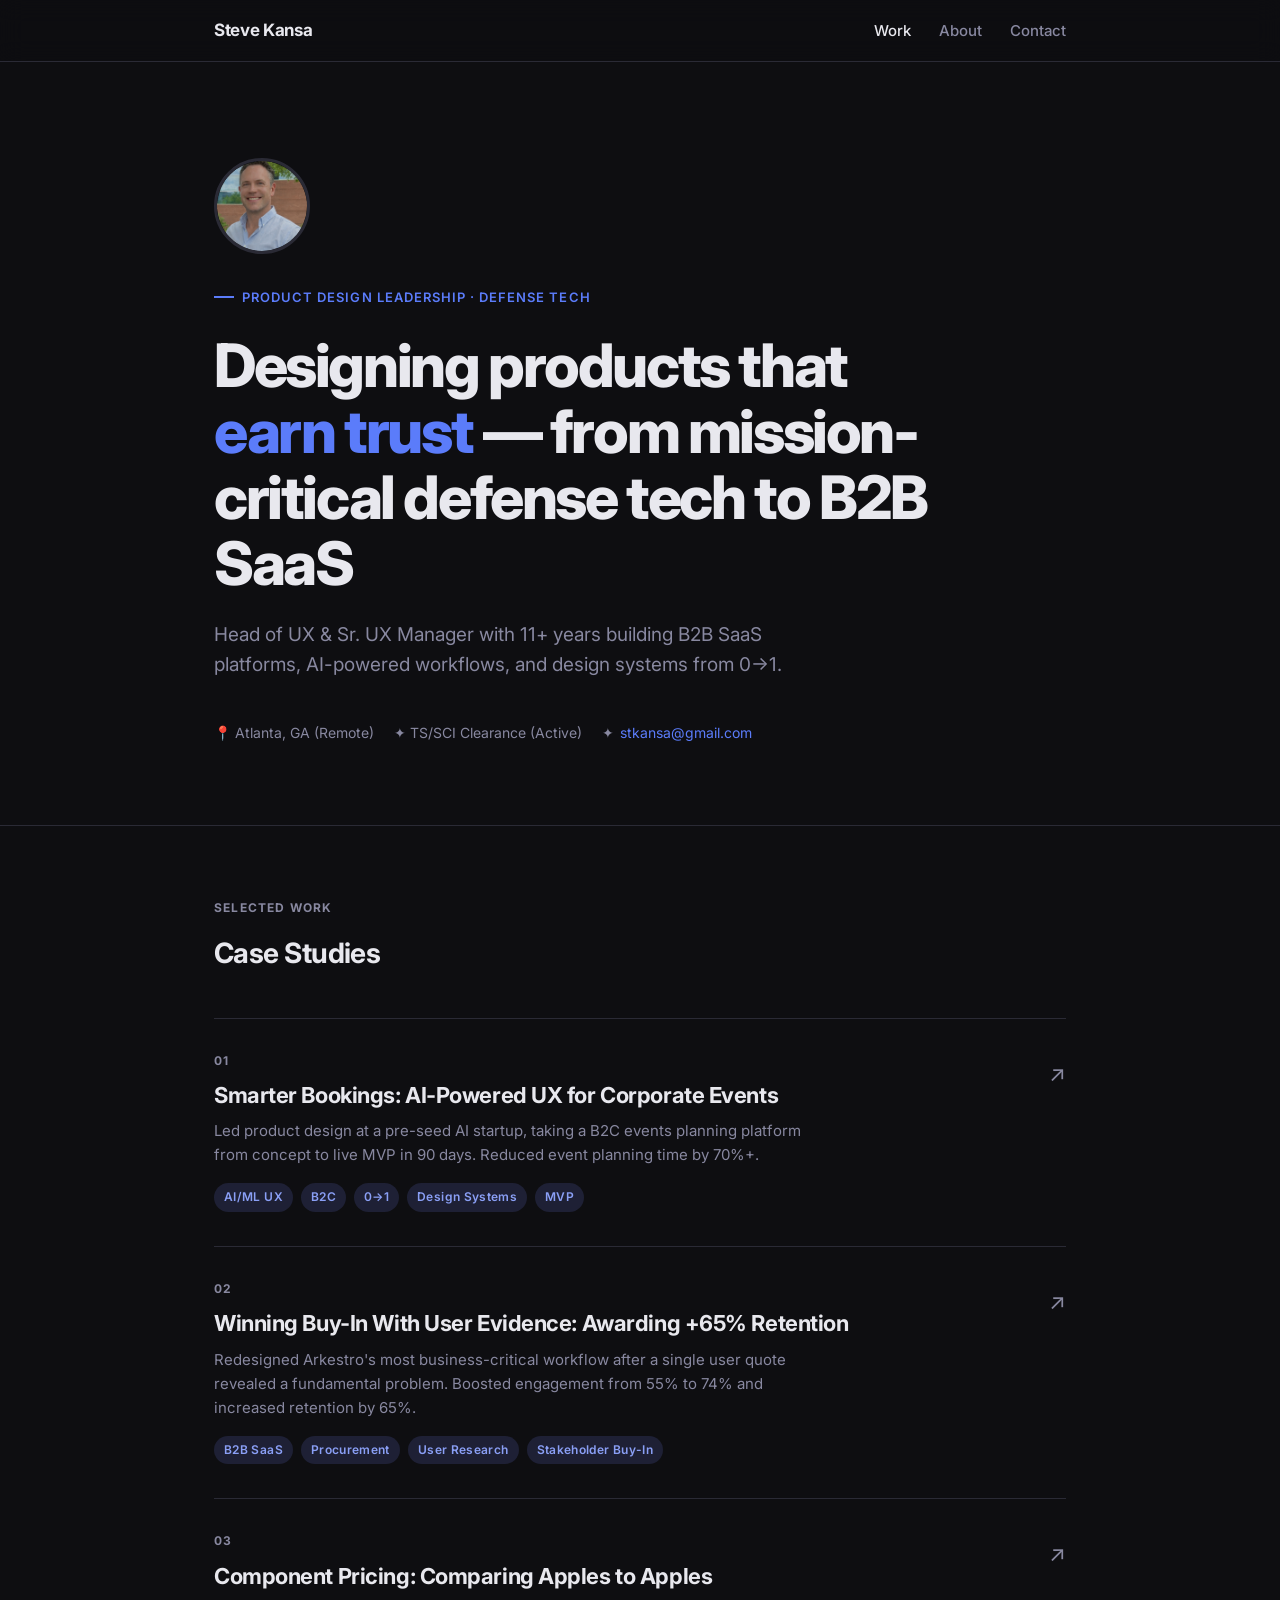
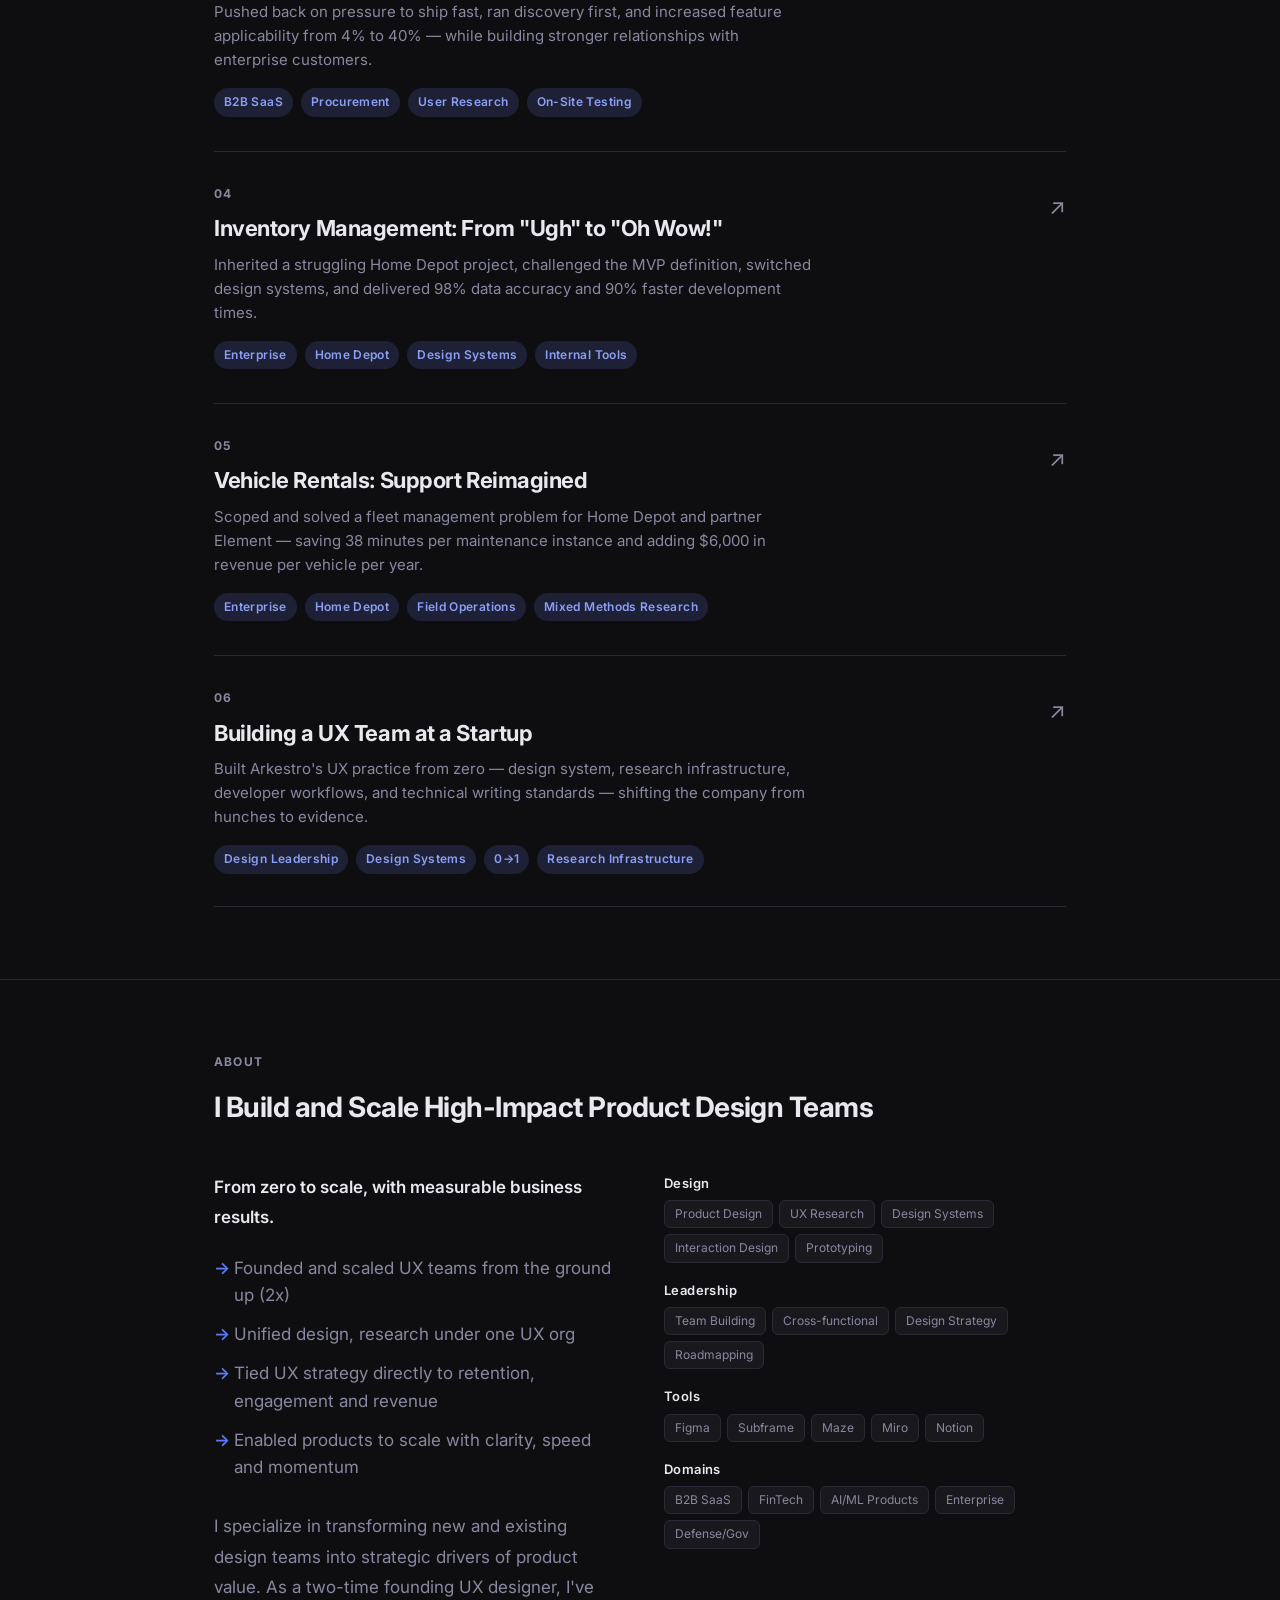
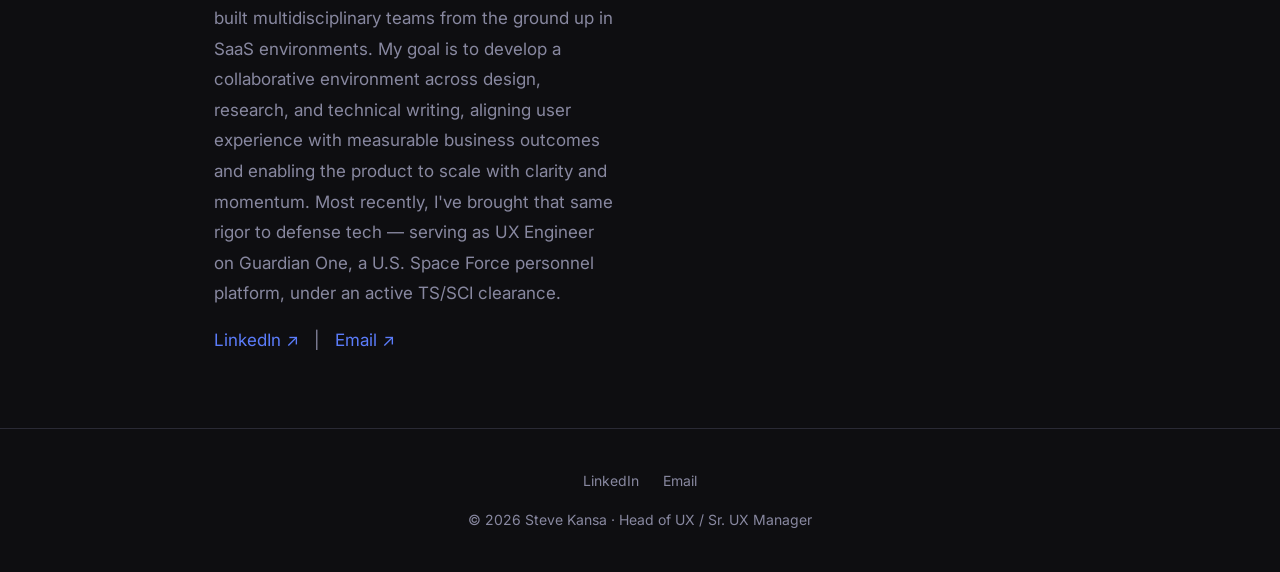
<file: index.html>
<!DOCTYPE html>
<html lang="en">
<head>
  <meta charset="UTF-8" />
  <meta name="viewport" content="width=device-width, initial-scale=1.0" />
  <title>Steve Kansa — Head of UX / Sr. UX Manager</title>
  <meta name="description" content="Steve Kansa is a product design leader with 11+ years building B2B SaaS products, AI-powered experiences, and design systems." />
  <link rel="preconnect" href="https://fonts.googleapis.com" />
  <link rel="preconnect" href="https://fonts.gstatic.com" crossorigin />
  <link href="https://fonts.googleapis.com/css2?family=Inter:wght@400;500;600;700;800&display=swap" rel="stylesheet" />
  <link rel="stylesheet" href="css/style.css" />
</head>
<body>

  <nav>
    <div class="nav-inner">
      <a href="/" class="nav-logo">Steve Kansa</a>
      <div class="nav-links">
        <a href="/#work" class="active">Work</a>
        <a href="/#about">About</a>
        <a href="mailto:stkansa@gmail.com">Contact</a>
      </div>
    </div>
  </nav>

  <!-- Hero -->
  <section class="hero">
    <div class="container">
      <img class="hero-avatar" src="images/avatar.png" alt="Steve Kansa" />
      <div class="hero-eyebrow">Product Design Leadership · Defense Tech</div>
      <h1>Designing products that <em>earn trust</em> — from mission-critical defense tech to B2B SaaS</h1>
      <p class="hero-sub">Head of UX &amp; Sr. UX Manager with 11+ years building B2B SaaS platforms, AI-powered workflows, and design systems from 0→1.</p>
      <div class="hero-meta">
        <span>📍 Atlanta, GA (Remote)</span>
        <span>✦ TS/SCI Clearance (Active)</span>
        <span>✦ <a href="mailto:stkansa@gmail.com">stkansa@gmail.com</a></span>
      </div>
    </div>
  </section>

  <!-- Work -->
  <section class="section" id="work">
    <div class="container">
      <div class="section-label">Selected Work</div>
      <div class="section-title">Case Studies</div>

      <div class="case-grid">

        <a href="case-studies/smarter-bookings.html" class="case-card">
          <div class="card-left">
            <div class="card-num">01</div>
            <div class="card-title">Smarter Bookings: AI-Powered UX for Corporate Events</div>
            <div class="card-desc">Led product design at a pre-seed AI startup, taking a B2C events planning platform from concept to live MVP in 90 days. Reduced event planning time by 70%+.</div>
            <div class="card-tags">
              <span class="tag">AI/ML UX</span>
              <span class="tag">B2C</span>
              <span class="tag">0→1</span>
              <span class="tag">Design Systems</span>
              <span class="tag">MVP</span>
            </div>
          </div>
          <div class="card-arrow">↗</div>
        </a>

        <a href="case-studies/awarding.html" class="case-card">
          <div class="card-left">
            <div class="card-num">02</div>
            <div class="card-title">Winning Buy-In With User Evidence: Awarding +65% Retention</div>
            <div class="card-desc">Redesigned Arkestro's most business-critical workflow after a single user quote revealed a fundamental problem. Boosted engagement from 55% to 74% and increased retention by 65%.</div>
            <div class="card-tags">
              <span class="tag">B2B SaaS</span>
              <span class="tag">Procurement</span>
              <span class="tag">User Research</span>
              <span class="tag">Stakeholder Buy-In</span>
            </div>
          </div>
          <div class="card-arrow">↗</div>
        </a>

        <a href="case-studies/component-pricing.html" class="case-card">
          <div class="card-left">
            <div class="card-num">03</div>
            <div class="card-title">Component Pricing: Comparing Apples to Apples</div>
            <div class="card-desc">Pushed back on pressure to ship fast, ran discovery first, and increased feature applicability from 4% to 40% — while building stronger relationships with enterprise customers.</div>
            <div class="card-tags">
              <span class="tag">B2B SaaS</span>
              <span class="tag">Procurement</span>
              <span class="tag">User Research</span>
              <span class="tag">On-Site Testing</span>
            </div>
          </div>
          <div class="card-arrow">↗</div>
        </a>

        <a href="case-studies/inventory-management.html" class="case-card">
          <div class="card-left">
            <div class="card-num">04</div>
            <div class="card-title">Inventory Management: From "Ugh" to "Oh Wow!"</div>
            <div class="card-desc">Inherited a struggling Home Depot project, challenged the MVP definition, switched design systems, and delivered 98% data accuracy and 90% faster development times.</div>
            <div class="card-tags">
              <span class="tag">Enterprise</span>
              <span class="tag">Home Depot</span>
              <span class="tag">Design Systems</span>
              <span class="tag">Internal Tools</span>
            </div>
          </div>
          <div class="card-arrow">↗</div>
        </a>

        <a href="case-studies/vehicle-rentals.html" class="case-card">
          <div class="card-left">
            <div class="card-num">05</div>
            <div class="card-title">Vehicle Rentals: Support Reimagined</div>
            <div class="card-desc">Scoped and solved a fleet management problem for Home Depot and partner Element — saving 38 minutes per maintenance instance and adding $6,000 in revenue per vehicle per year.</div>
            <div class="card-tags">
              <span class="tag">Enterprise</span>
              <span class="tag">Home Depot</span>
              <span class="tag">Field Operations</span>
              <span class="tag">Mixed Methods Research</span>
            </div>
          </div>
          <div class="card-arrow">↗</div>
        </a>

        <a href="case-studies/how-to-build-ux-team.html" class="case-card">
          <div class="card-left">
            <div class="card-num">06</div>
            <div class="card-title">Building a UX Team at a Startup</div>
            <div class="card-desc">Built Arkestro's UX practice from zero — design system, research infrastructure, developer workflows, and technical writing standards — shifting the company from hunches to evidence.</div>
            <div class="card-tags">
              <span class="tag">Design Leadership</span>
              <span class="tag">Design Systems</span>
              <span class="tag">0→1</span>
              <span class="tag">Research Infrastructure</span>
            </div>
          </div>
          <div class="card-arrow">↗</div>
        </a>

      </div>
    </div>
  </section>

  <!-- About -->
  <section class="section" id="about" style="border-top: 1px solid var(--color-border);">
    <div class="container">
      <div class="section-label">About</div>
      <div class="section-title">I Build and Scale High-Impact Product Design Teams</div>
      <div class="about-grid">
        <div class="about-text">
          <p class="about-sub">From zero to scale, with measurable business results.</p>
          <ul class="about-bullets">
            <li>Founded and scaled UX teams from the ground up (2x)</li>
            <li>Unified design, research under one UX org</li>
            <li>Tied UX strategy directly to retention, engagement and revenue</li>
            <li>Enabled products to scale with clarity, speed and momentum</li>
          </ul>
          <p>I specialize in transforming new and existing design teams into strategic drivers of product value. As a two-time founding UX designer, I've built multidisciplinary teams from the ground up in SaaS environments. My goal is to develop a collaborative environment across design, research, and technical writing, aligning user experience with measurable business outcomes and enabling the product to scale with clarity and momentum. Most recently, I've brought that same rigor to defense tech — serving as UX Engineer on Guardian One, a U.S. Space Force personnel platform, under an active TS/SCI clearance.</p>
          <p>
            <a href="https://www.linkedin.com/in/steve-kansa-12b8a84/" target="_blank" rel="noopener">LinkedIn ↗</a>
            &nbsp;&nbsp;|&nbsp;&nbsp;
            <a href="mailto:stkansa@gmail.com">Email ↗</a>
          </p>
        </div>
        <div class="skills-list">
          <div class="skill-row">
            <div class="skill-label">Design</div>
            <div class="skill-items">
              <span class="skill-item">Product Design</span>
              <span class="skill-item">UX Research</span>
              <span class="skill-item">Design Systems</span>
              <span class="skill-item">Interaction Design</span>
              <span class="skill-item">Prototyping</span>
            </div>
          </div>
          <div class="skill-row">
            <div class="skill-label">Leadership</div>
            <div class="skill-items">
              <span class="skill-item">Team Building</span>
              <span class="skill-item">Cross-functional</span>
              <span class="skill-item">Design Strategy</span>
              <span class="skill-item">Roadmapping</span>
            </div>
          </div>
          <div class="skill-row">
            <div class="skill-label">Tools</div>
            <div class="skill-items">
              <span class="skill-item">Figma</span>
              <span class="skill-item">Subframe</span>
              <span class="skill-item">Maze</span>
              <span class="skill-item">Miro</span>
              <span class="skill-item">Notion</span>
            </div>
          </div>
          <div class="skill-row">
            <div class="skill-label">Domains</div>
            <div class="skill-items">
              <span class="skill-item">B2B SaaS</span>
              <span class="skill-item">FinTech</span>
              <span class="skill-item">AI/ML Products</span>
              <span class="skill-item">Enterprise</span> <span class="skill-item">Defense/Gov</span>
            </div>
          </div>
        </div>
      </div>
    </div>
  </section>

  <footer>
    <div class="container">
      <div class="footer-links">
        <a href="https://www.linkedin.com/in/steve-kansa-12b8a84/" target="_blank" rel="noopener">LinkedIn</a>
        <a href="mailto:stkansa@gmail.com">Email</a>
      </div>
      <p>© 2026 Steve Kansa · Head of UX / Sr. UX Manager</p>
    </div>
  </footer>

</body>
</html>
</file>
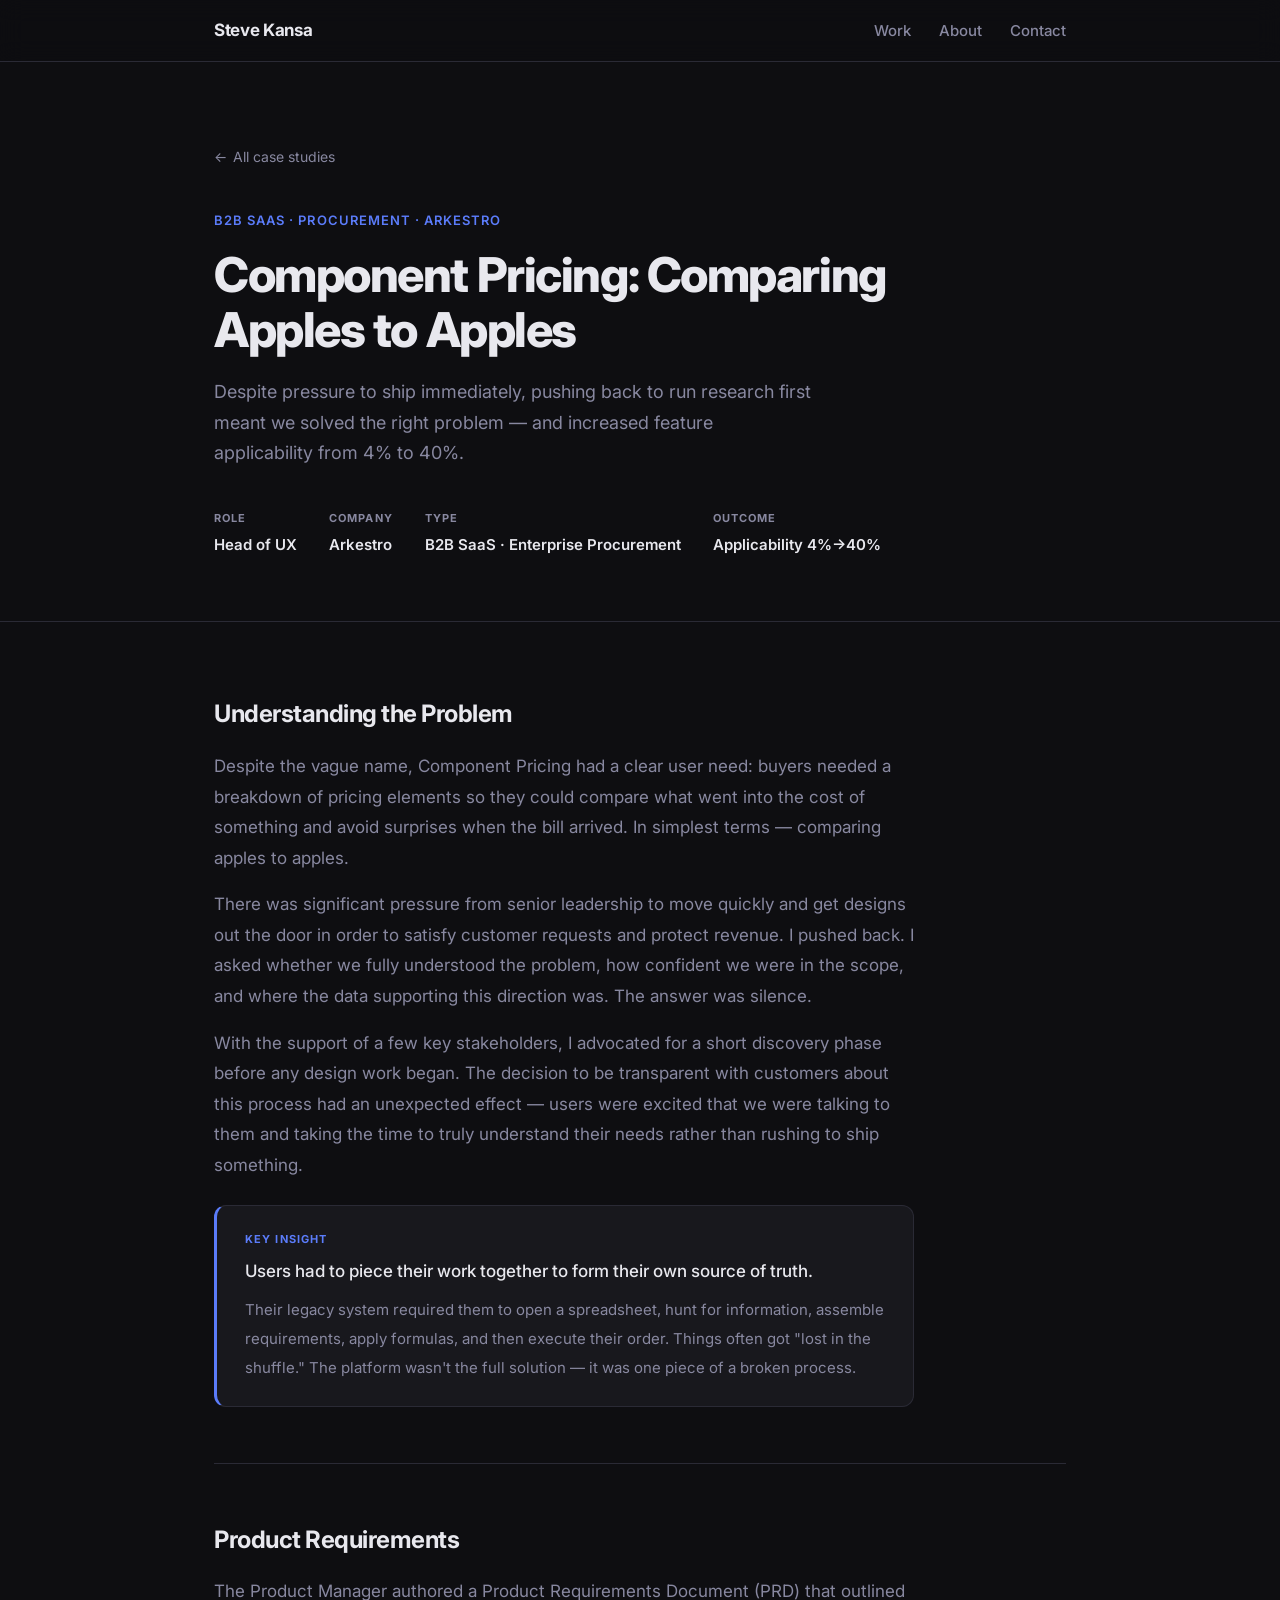
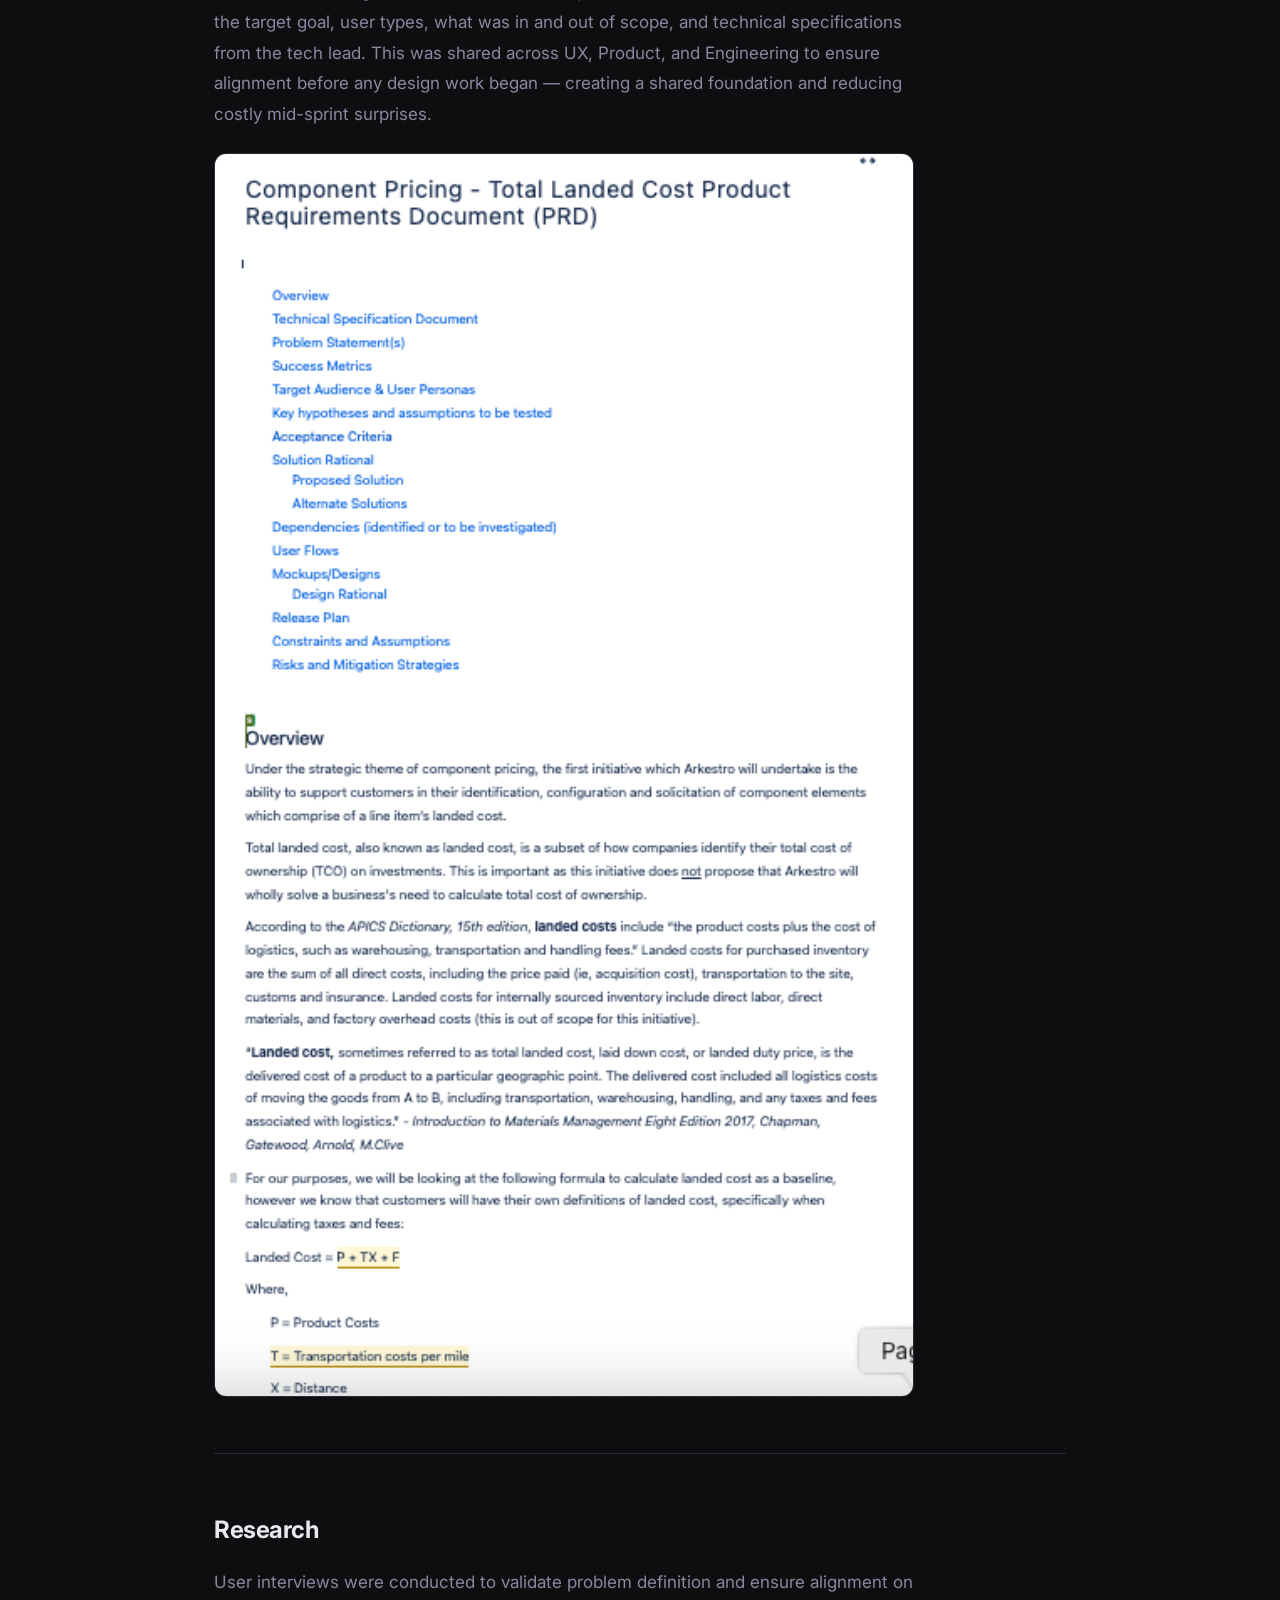
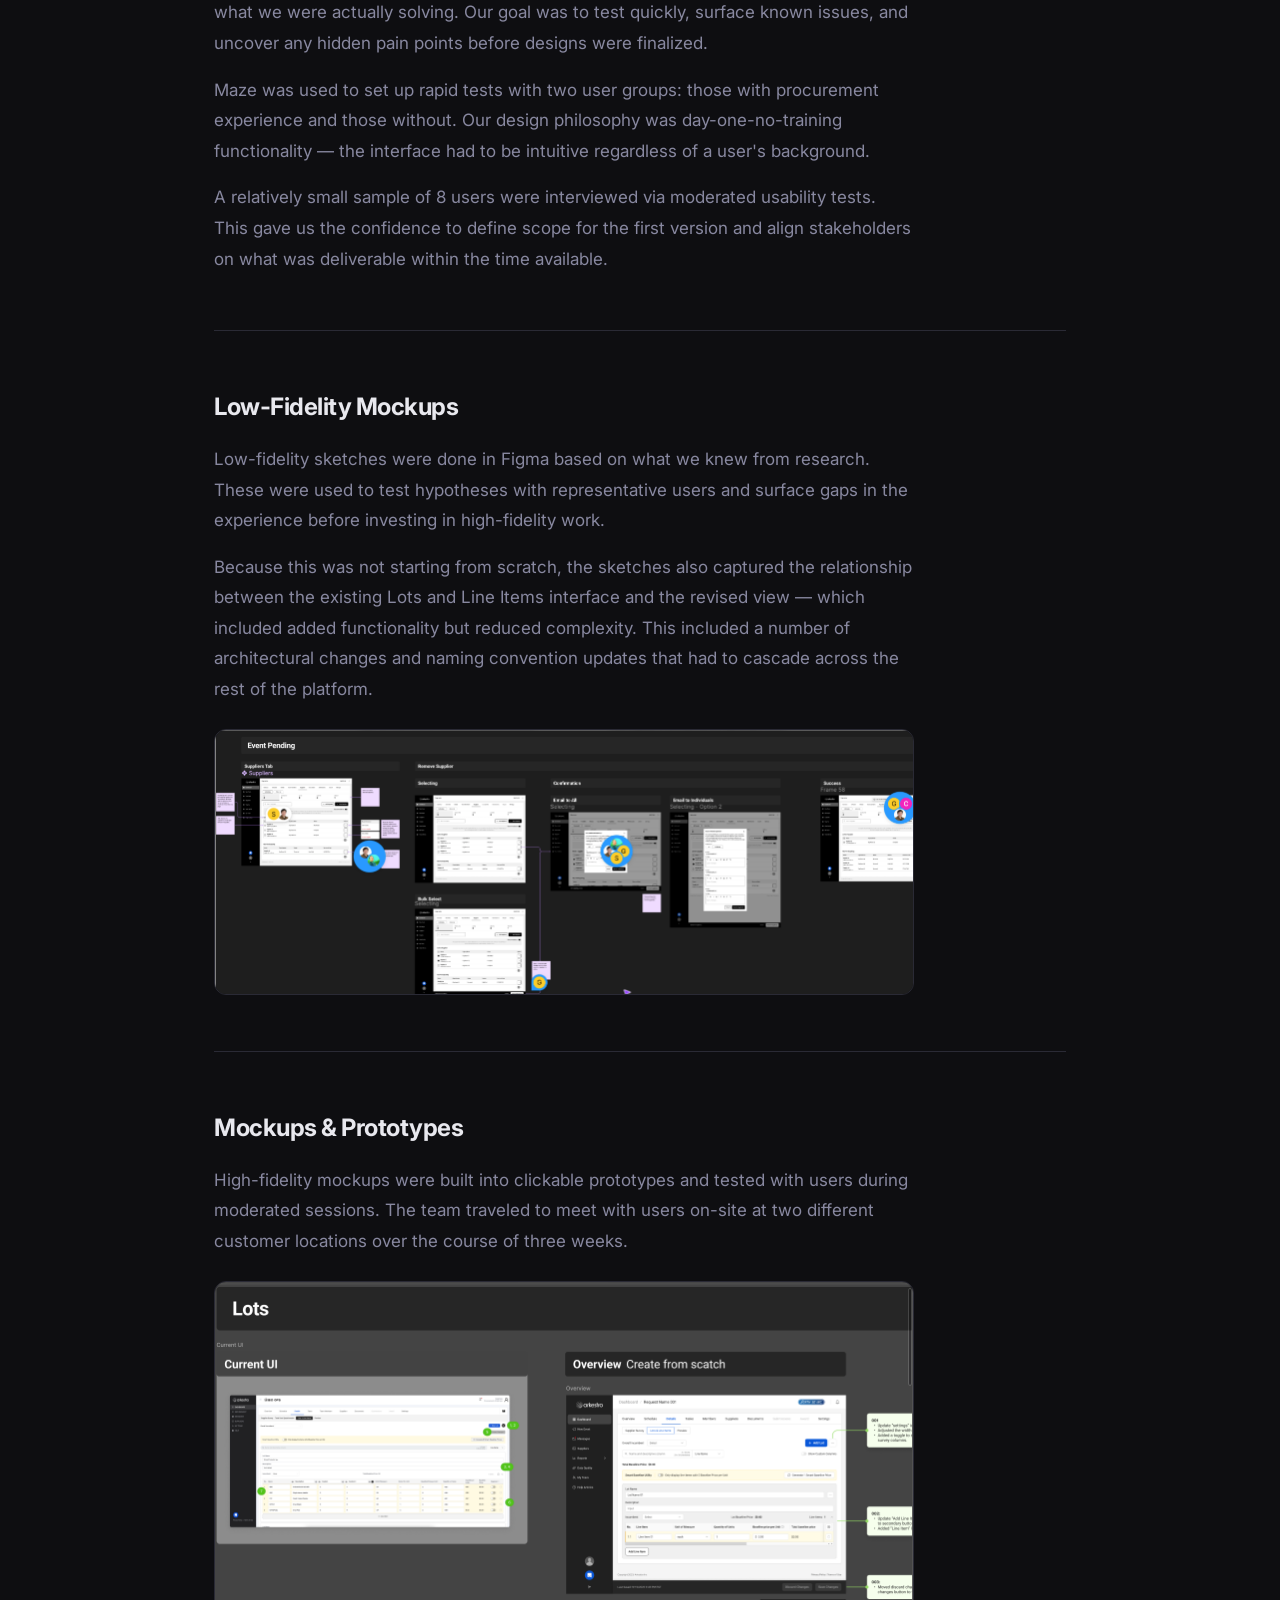
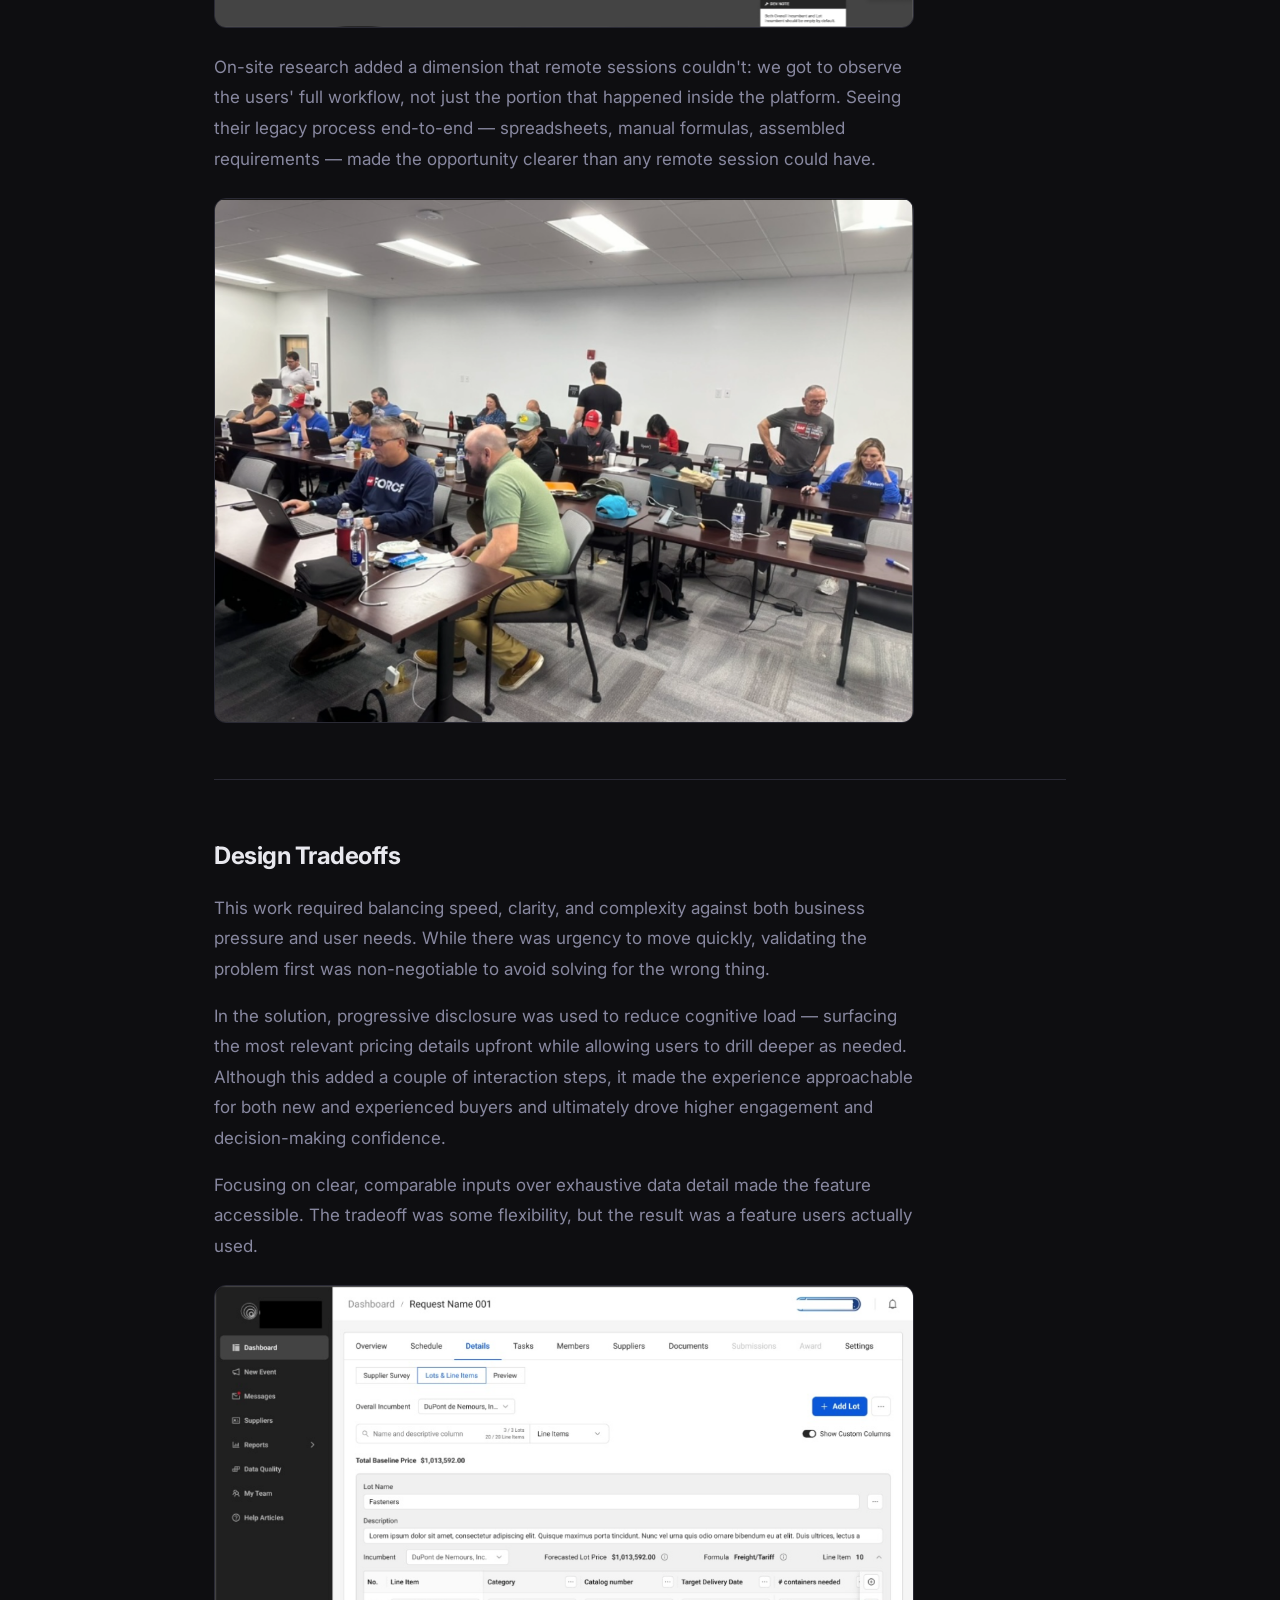
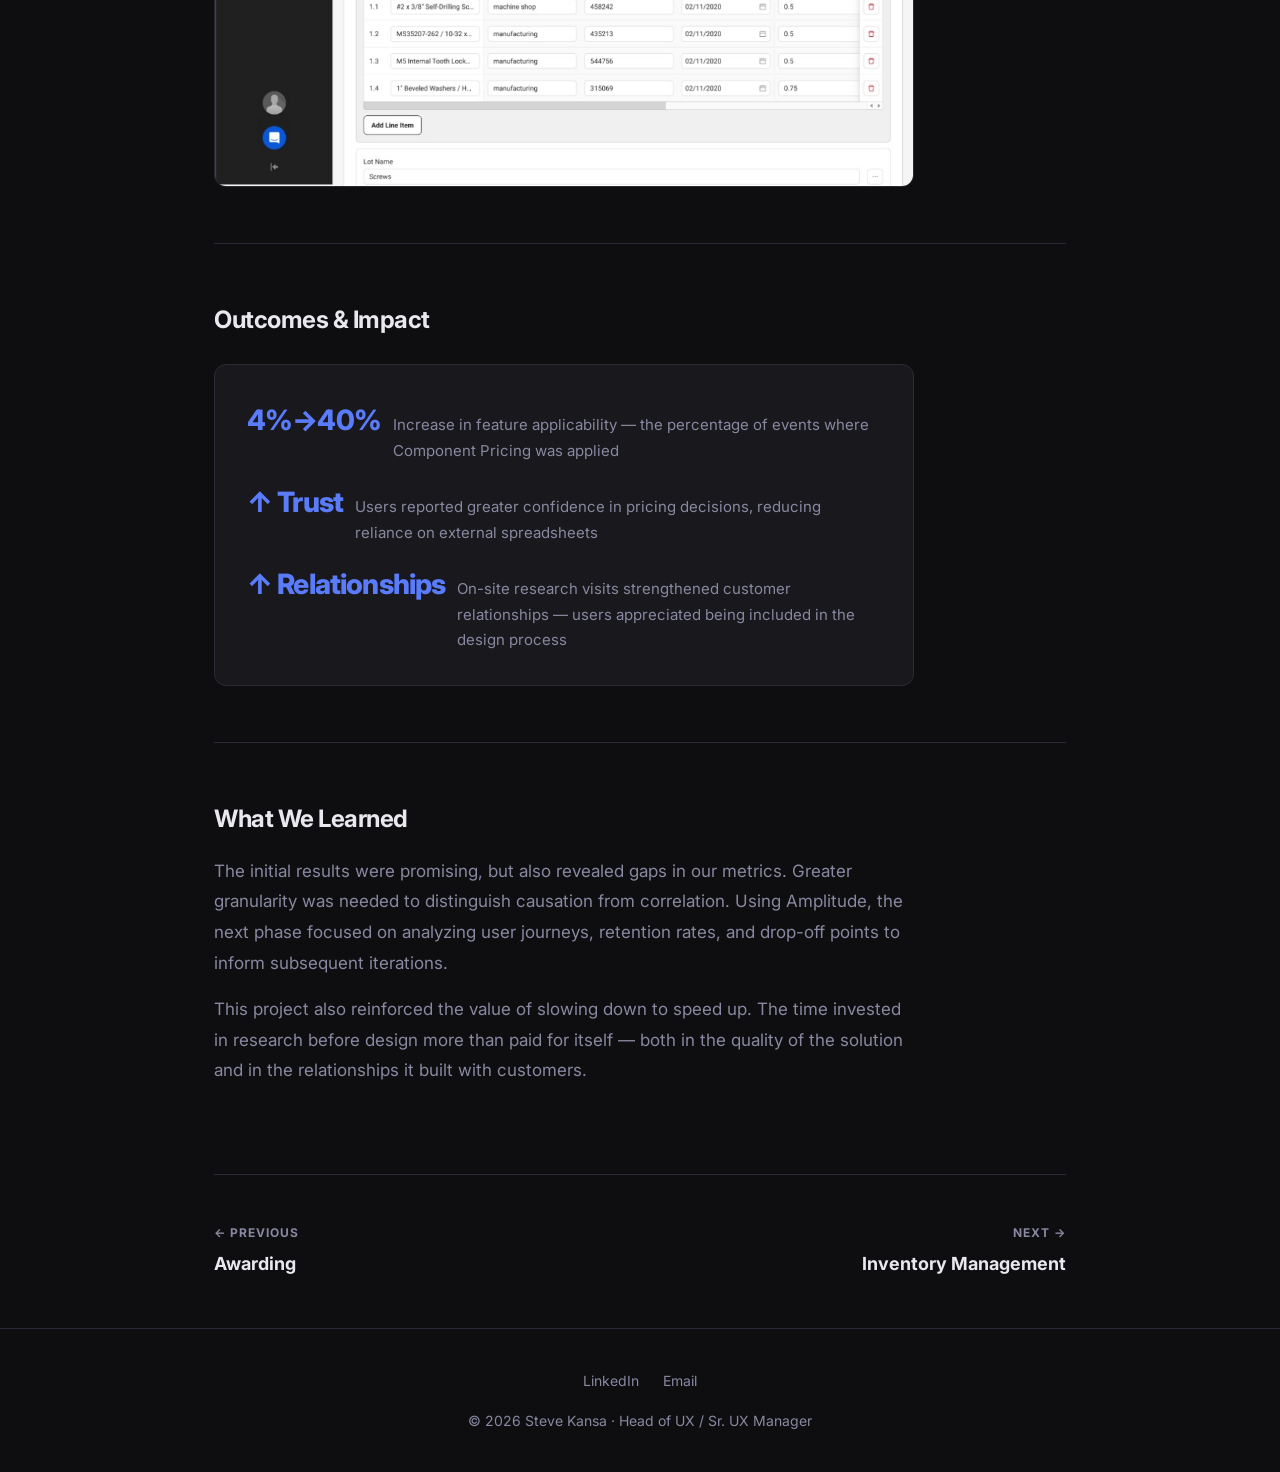
<file: case-studies/component-pricing.html>
<!DOCTYPE html>
<html lang="en">
<head>
  <meta charset="UTF-8" />
  <meta name="viewport" content="width=device-width, initial-scale=1.0" />
  <title>Component Pricing: Comparing Apples to Apples — Steve Kansa</title>
  <meta name="description" content="How I pushed back on pressure to ship fast, ran user research first, and increased feature applicability from 4% to 40% at Arkestro." />
  <link rel="preconnect" href="https://fonts.googleapis.com" />
  <link rel="preconnect" href="https://fonts.gstatic.com" crossorigin />
  <link href="https://fonts.googleapis.com/css2?family=Inter:wght@400;500;600;700;800&display=swap" rel="stylesheet" />
  <link rel="stylesheet" href="../css/style.css" />
  <style>
    .outcome-num {
      white-space: nowrap !important;
      flex-shrink: 0 !important;
      width: auto !important;
      min-width: 0 !important;
    }
  </style>
</head>
<body>

  <nav>
    <div class="nav-inner">
      <a href="/" class="nav-logo">Steve Kansa</a>
      <div class="nav-links">
        <a href="/#work">Work</a>
        <a href="/#about">About</a>
        <a href="mailto:stkansa@gmail.com">Contact</a>
      </div>
    </div>
  </nav>

  <section class="cs-hero">
    <div class="container">
      <a href="/" class="cs-back">All case studies</a>
      <div class="cs-eyebrow">B2B SaaS · Procurement · Arkestro</div>
      <h1>Component Pricing: Comparing Apples to Apples</h1>
      <p class="cs-subtitle">Despite pressure to ship immediately, pushing back to run research first meant we solved the right problem — and increased feature applicability from 4% to 40%.</p>
      <div class="cs-meta-row">
        <div class="cs-meta-item">
          <span class="cs-meta-label">Role</span>
          <span class="cs-meta-value">Head of UX</span>
        </div>
        <div class="cs-meta-item">
          <span class="cs-meta-label">Company</span>
          <span class="cs-meta-value">Arkestro</span>
        </div>
        <div class="cs-meta-item">
          <span class="cs-meta-label">Type</span>
          <span class="cs-meta-value">B2B SaaS · Enterprise Procurement</span>
        </div>
        <div class="cs-meta-item">
          <span class="cs-meta-label">Outcome</span>
          <span class="cs-meta-value">Applicability 4%→40%</span>
        </div>
      </div>
    </div>
  </section>

  <div class="cs-body">
    <div class="container">

      <h2>Understanding the Problem</h2>
      <p>Despite the vague name, Component Pricing had a clear user need: buyers needed a breakdown of pricing elements so they could compare what went into the cost of something and avoid surprises when the bill arrived. In simplest terms — comparing apples to apples.</p>
      <p>There was significant pressure from senior leadership to move quickly and get designs out the door in order to satisfy customer requests and protect revenue. I pushed back. I asked whether we fully understood the problem, how confident we were in the scope, and where the data supporting this direction was. The answer was silence.</p>
      <p>With the support of a few key stakeholders, I advocated for a short discovery phase before any design work began. The decision to be transparent with customers about this process had an unexpected effect — users were excited that we were talking to them and taking the time to truly understand their needs rather than rushing to ship something.</p>

      <div class="finding">
        <div class="finding-label">Key Insight</div>
        <p>Users had to piece their work together to form their own source of truth.</p>
        <span>Their legacy system required them to open a spreadsheet, hunt for information, assemble requirements, apply formulas, and then execute their order. Things often got "lost in the shuffle." The platform wasn't the full solution — it was one piece of a broken process.</span>
      </div>

      <h2>Product Requirements</h2>
      <p>The Product Manager authored a Product Requirements Document (PRD) that outlined the target goal, user types, what was in and out of scope, and technical specifications from the tech lead. This was shared across UX, Product, and Engineering to ensure alignment before any design work began — creating a shared foundation and reducing costly mid-sprint surprises.</p>

      <img class="cs-img" src="images/component-pricing/prd.png" alt="Product Requirements Document" loading="lazy" />

      <h2>Research</h2>
      <p>User interviews were conducted to validate problem definition and ensure alignment on what we were actually solving. Our goal was to test quickly, surface known issues, and uncover any hidden pain points before designs were finalized.</p>
      <p>Maze was used to set up rapid tests with two user groups: those with procurement experience and those without. Our design philosophy was day-one-no-training functionality — the interface had to be intuitive regardless of a user's background.</p>
      <p>A relatively small sample of 8 users were interviewed via moderated usability tests. This gave us the confidence to define scope for the first version and align stakeholders on what was deliverable within the time available.</p>

      <h2>Low-Fidelity Mockups</h2>
      <p>Low-fidelity sketches were done in Figma based on what we knew from research. These were used to test hypotheses with representative users and surface gaps in the experience before investing in high-fidelity work.</p>
      <p>Because this was not starting from scratch, the sketches also captured the relationship between the existing Lots and Line Items interface and the revised view — which included added functionality but reduced complexity. This included a number of architectural changes and naming convention updates that had to cascade across the rest of the platform.</p>

      <img class="cs-img" src="images/component-pricing/figma-screens.png" alt="Figma low-fidelity screens" loading="lazy" />

      <h2>Mockups &amp; Prototypes</h2>
      <p>High-fidelity mockups were built into clickable prototypes and tested with users during moderated sessions. The team traveled to meet with users on-site at two different customer locations over the course of three weeks.</p>

      <img class="cs-img" src="images/component-pricing/lots-comparison.png" alt="Current UI vs. new Lots overview" loading="lazy" />

      <p>On-site research added a dimension that remote sessions couldn't: we got to observe the users' full workflow, not just the portion that happened inside the platform. Seeing their legacy process end-to-end — spreadsheets, manual formulas, assembled requirements — made the opportunity clearer than any remote session could have.</p>

      <img class="cs-img" src="images/component-pricing/onsite-research.png" alt="On-site research session with users" loading="lazy" />

      <h2>Design Tradeoffs</h2>
      <p>This work required balancing speed, clarity, and complexity against both business pressure and user needs. While there was urgency to move quickly, validating the problem first was non-negotiable to avoid solving for the wrong thing.</p>
      <p>In the solution, progressive disclosure was used to reduce cognitive load — surfacing the most relevant pricing details upfront while allowing users to drill deeper as needed. Although this added a couple of interaction steps, it made the experience approachable for both new and experienced buyers and ultimately drove higher engagement and decision-making confidence.</p>
      <p>Focusing on clear, comparable inputs over exhaustive data detail made the feature accessible. The tradeoff was some flexibility, but the result was a feature users actually used.</p>

      <img class="cs-img" src="images/component-pricing/final-ui.png" alt="Final component pricing interface" loading="lazy" />

      <h2>Outcomes &amp; Impact</h2>
      <div class="outcomes">
        <div class="outcome-stat">
          <span class="outcome-num">4%→40%</span>
          <span class="outcome-desc">Increase in feature applicability — the percentage of events where Component Pricing was applied</span>
        </div>
        <div class="outcome-stat">
          <span class="outcome-num">↑ Trust</span>
          <span class="outcome-desc">Users reported greater confidence in pricing decisions, reducing reliance on external spreadsheets</span>
        </div>
        <div class="outcome-stat">
          <span class="outcome-num">↑ Relationships</span>
          <span class="outcome-desc">On-site research visits strengthened customer relationships — users appreciated being included in the design process</span>
        </div>
      </div>

      <h2>What We Learned</h2>
      <p>The initial results were promising, but also revealed gaps in our metrics. Greater granularity was needed to distinguish causation from correlation. Using Amplitude, the next phase focused on analyzing user journeys, retention rates, and drop-off points to inform subsequent iterations.</p>
      <p>This project also reinforced the value of slowing down to speed up. The time invested in research before design more than paid for itself — both in the quality of the solution and in the relationships it built with customers.</p>

    </div>
  </div>

  <div class="container">
    <div class="cs-nav">
      <a href="awarding.html">
        <div class="cs-nav-label">← Previous</div>
        <div class="cs-nav-title">Awarding</div>
      </a>
      <a href="inventory-management.html" class="cs-nav-next">
        <div class="cs-nav-label">Next →</div>
        <div class="cs-nav-title">Inventory Management</div>
      </a>
    </div>
  </div>

  <footer>
    <div class="container">
      <div class="footer-links">
        <a href="https://www.linkedin.com/in/steve-kansa-12b8a84/" target="_blank" rel="noopener">LinkedIn</a>
        <a href="mailto:stkansa@gmail.com">Email</a>
      </div>
      <p>© 2026 Steve Kansa · Head of UX / Sr. UX Manager</p>
    </div>
  </footer>

</body>
</html>
</file>
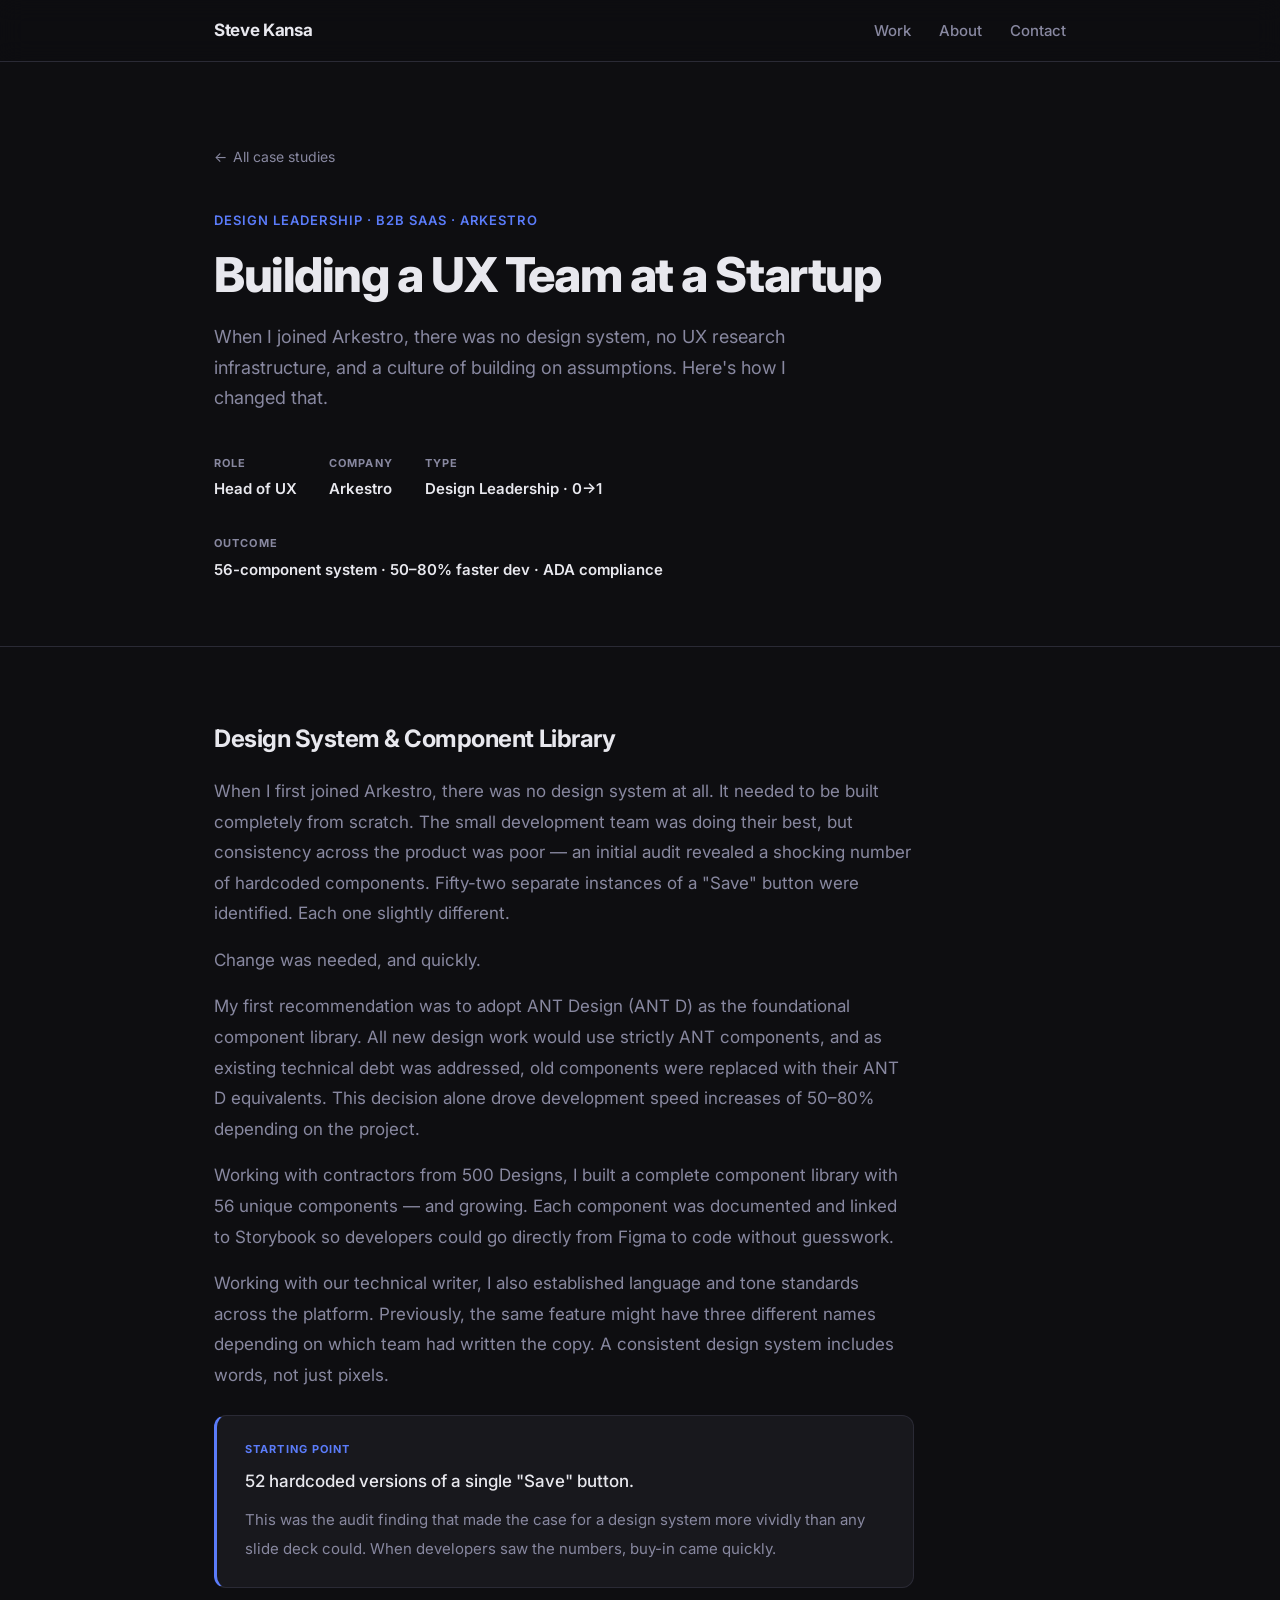
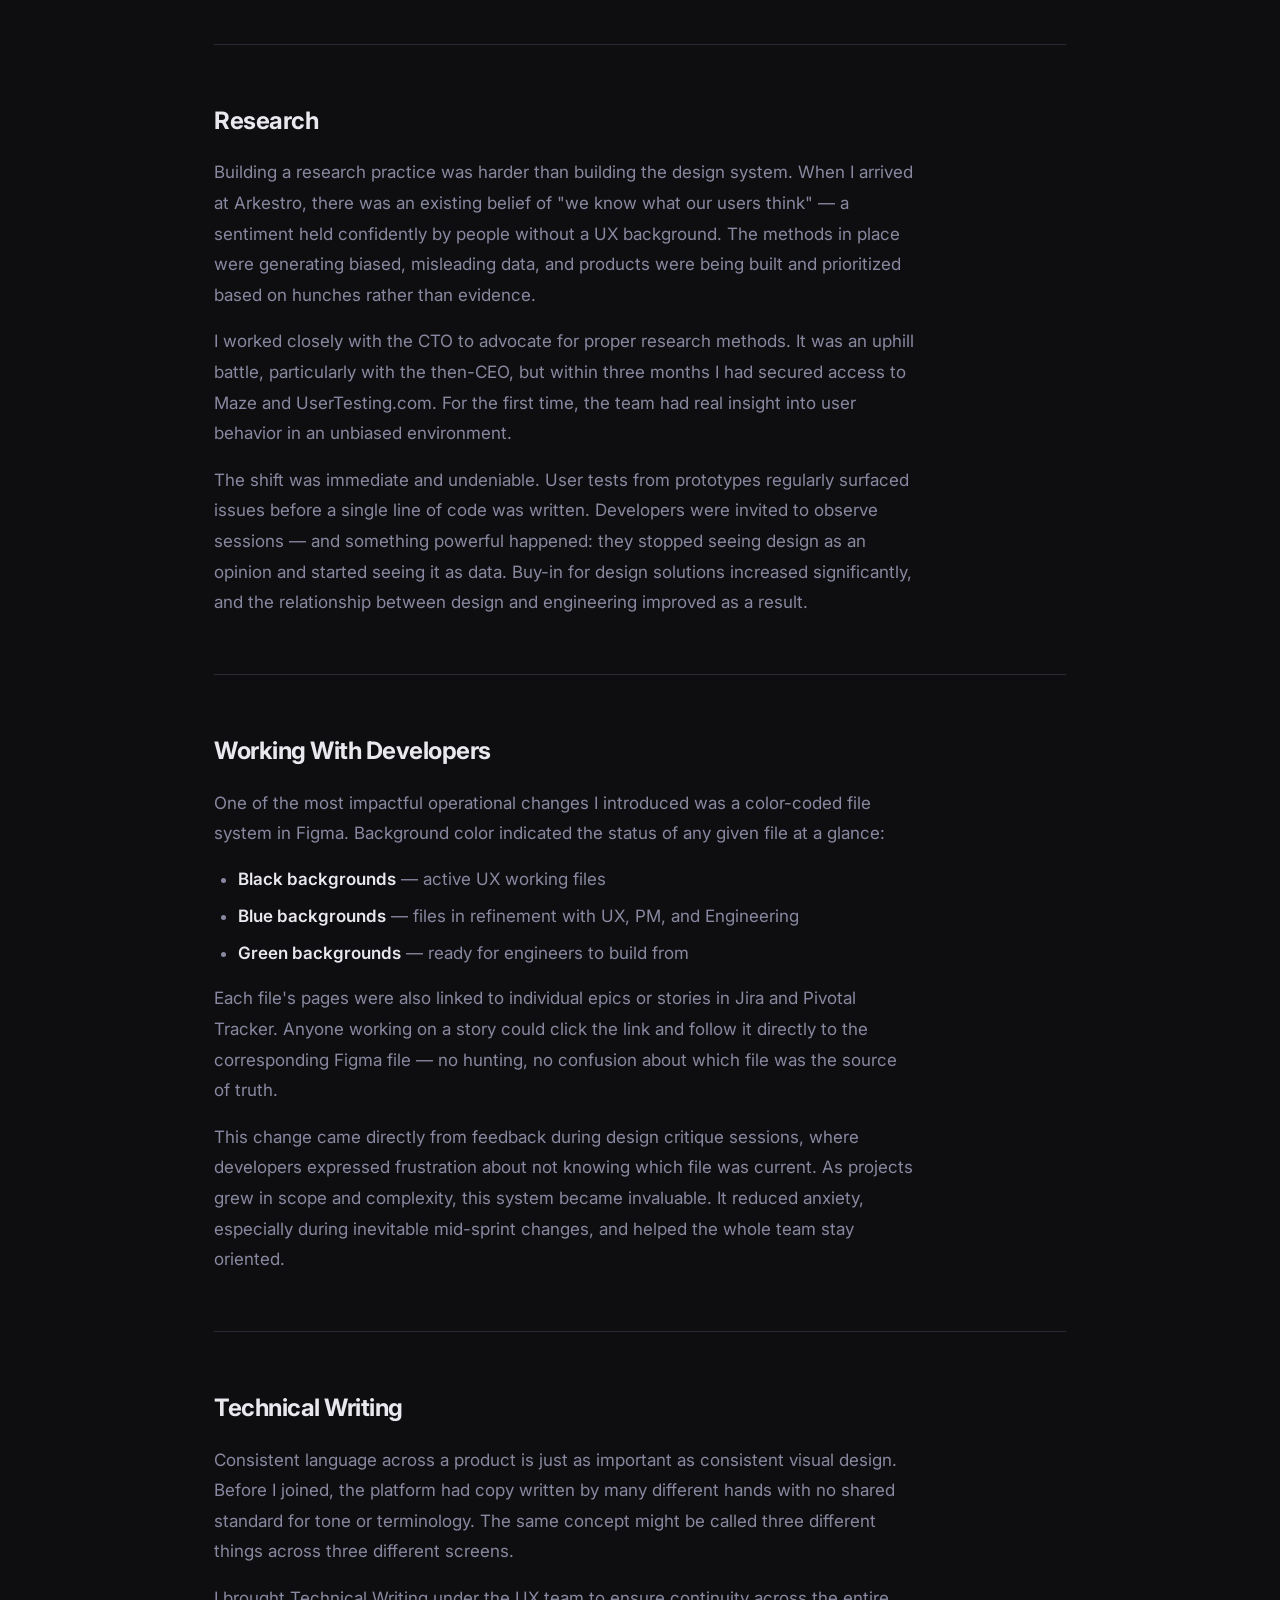
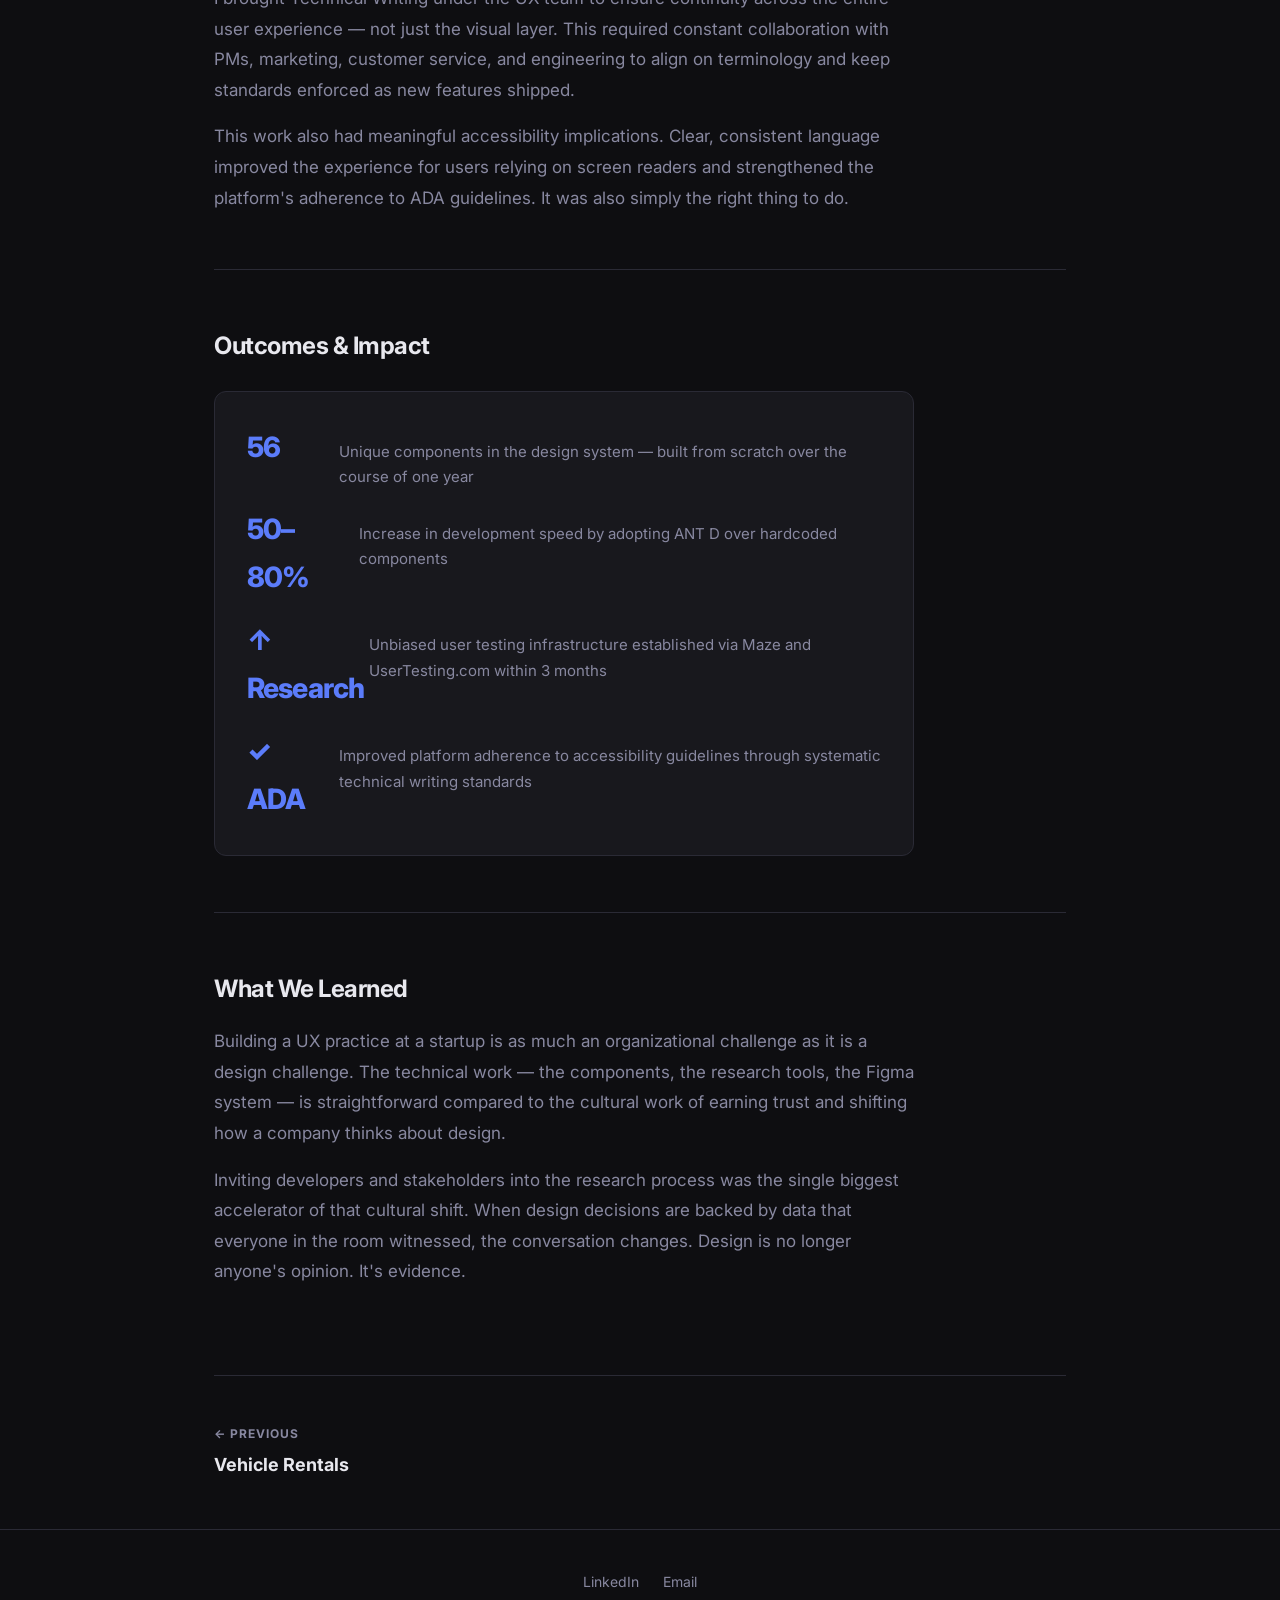
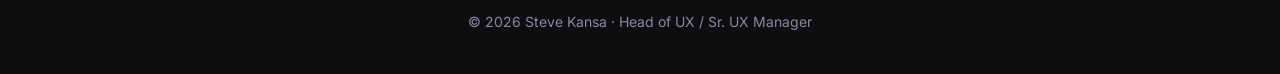
<file: case-studies/how-to-build-ux-team.html>
<!DOCTYPE html>
<html lang="en">
<head>
  <meta charset="UTF-8" />
  <meta name="viewport" content="width=device-width, initial-scale=1.0" />
  <title>Building a UX Team at a Startup — Steve Kansa</title>
  <meta name="description" content="How I built Arkestro's UX practice from scratch — establishing a design system, creating research infrastructure, and changing how a startup thought about design." />
  <link rel="preconnect" href="https://fonts.googleapis.com" />
  <link rel="preconnect" href="https://fonts.gstatic.com" crossorigin />
  <link href="https://fonts.googleapis.com/css2?family=Inter:wght@400;500;600;700;800&display=swap" rel="stylesheet" />
  <link rel="stylesheet" href="../css/style.css" />
</head>
<body>

  <nav>
    <div class="nav-inner">
      <a href="/" class="nav-logo">Steve Kansa</a>
      <div class="nav-links">
        <a href="/#work">Work</a>
        <a href="/#about">About</a>
        <a href="mailto:stkansa@gmail.com">Contact</a>
      </div>
    </div>
  </nav>

  <section class="cs-hero">
    <div class="container">
      <a href="/" class="cs-back">All case studies</a>
      <div class="cs-eyebrow">Design Leadership · B2B SaaS · Arkestro</div>
      <h1>Building a UX Team at a Startup</h1>
      <p class="cs-subtitle">When I joined Arkestro, there was no design system, no UX research infrastructure, and a culture of building on assumptions. Here's how I changed that.</p>
      <div class="cs-meta-row">
        <div class="cs-meta-item">
          <span class="cs-meta-label">Role</span>
          <span class="cs-meta-value">Head of UX</span>
        </div>
        <div class="cs-meta-item">
          <span class="cs-meta-label">Company</span>
          <span class="cs-meta-value">Arkestro</span>
        </div>
        <div class="cs-meta-item">
          <span class="cs-meta-label">Type</span>
          <span class="cs-meta-value">Design Leadership · 0→1</span>
        </div>
        <div class="cs-meta-item">
          <span class="cs-meta-label">Outcome</span>
          <span class="cs-meta-value">56-component system · 50–80% faster dev · ADA compliance</span>
        </div>
      </div>
    </div>
  </section>

  <div class="cs-body">
    <div class="container">

      <h2>Design System &amp; Component Library</h2>
      <p>When I first joined Arkestro, there was no design system at all. It needed to be built completely from scratch. The small development team was doing their best, but consistency across the product was poor — an initial audit revealed a shocking number of hardcoded components. Fifty-two separate instances of a "Save" button were identified. Each one slightly different.</p>
      <p>Change was needed, and quickly.</p>
      <p>My first recommendation was to adopt ANT Design (ANT D) as the foundational component library. All new design work would use strictly ANT components, and as existing technical debt was addressed, old components were replaced with their ANT D equivalents. This decision alone drove development speed increases of 50–80% depending on the project.</p>
      <p>Working with contractors from 500 Designs, I built a complete component library with 56 unique components — and growing. Each component was documented and linked to Storybook so developers could go directly from Figma to code without guesswork.</p>
      <p>Working with our technical writer, I also established language and tone standards across the platform. Previously, the same feature might have three different names depending on which team had written the copy. A consistent design system includes words, not just pixels.</p>

      <div class="finding">
        <div class="finding-label">Starting Point</div>
        <p>52 hardcoded versions of a single "Save" button.</p>
        <span>This was the audit finding that made the case for a design system more vividly than any slide deck could. When developers saw the numbers, buy-in came quickly.</span>
      </div>

      <h2>Research</h2>
      <p>Building a research practice was harder than building the design system. When I arrived at Arkestro, there was an existing belief of "we know what our users think" — a sentiment held confidently by people without a UX background. The methods in place were generating biased, misleading data, and products were being built and prioritized based on hunches rather than evidence.</p>
      <p>I worked closely with the CTO to advocate for proper research methods. It was an uphill battle, particularly with the then-CEO, but within three months I had secured access to Maze and UserTesting.com. For the first time, the team had real insight into user behavior in an unbiased environment.</p>
      <p>The shift was immediate and undeniable. User tests from prototypes regularly surfaced issues before a single line of code was written. Developers were invited to observe sessions — and something powerful happened: they stopped seeing design as an opinion and started seeing it as data. Buy-in for design solutions increased significantly, and the relationship between design and engineering improved as a result.</p>

      <h2>Working With Developers</h2>
      <p>One of the most impactful operational changes I introduced was a color-coded file system in Figma. Background color indicated the status of any given file at a glance:</p>
      <ul>
        <li><strong>Black backgrounds</strong> — active UX working files</li>
        <li><strong>Blue backgrounds</strong> — files in refinement with UX, PM, and Engineering</li>
        <li><strong>Green backgrounds</strong> — ready for engineers to build from</li>
      </ul>
      <p>Each file's pages were also linked to individual epics or stories in Jira and Pivotal Tracker. Anyone working on a story could click the link and follow it directly to the corresponding Figma file — no hunting, no confusion about which file was the source of truth.</p>
      <p>This change came directly from feedback during design critique sessions, where developers expressed frustration about not knowing which file was current. As projects grew in scope and complexity, this system became invaluable. It reduced anxiety, especially during inevitable mid-sprint changes, and helped the whole team stay oriented.</p>

      <h2>Technical Writing</h2>
      <p>Consistent language across a product is just as important as consistent visual design. Before I joined, the platform had copy written by many different hands with no shared standard for tone or terminology. The same concept might be called three different things across three different screens.</p>
      <p>I brought Technical Writing under the UX team to ensure continuity across the entire user experience — not just the visual layer. This required constant collaboration with PMs, marketing, customer service, and engineering to align on terminology and keep standards enforced as new features shipped.</p>
      <p>This work also had meaningful accessibility implications. Clear, consistent language improved the experience for users relying on screen readers and strengthened the platform's adherence to ADA guidelines. It was also simply the right thing to do.</p>

      <h2>Outcomes &amp; Impact</h2>
      <div class="outcomes">
        <div class="outcome-stat">
          <span class="outcome-num">56</span>
          <span class="outcome-desc">Unique components in the design system — built from scratch over the course of one year</span>
        </div>
        <div class="outcome-stat">
          <span class="outcome-num">50–80%</span>
          <span class="outcome-desc">Increase in development speed by adopting ANT D over hardcoded components</span>
        </div>
        <div class="outcome-stat">
          <span class="outcome-num">↑ Research</span>
          <span class="outcome-desc">Unbiased user testing infrastructure established via Maze and UserTesting.com within 3 months</span>
        </div>
        <div class="outcome-stat">
          <span class="outcome-num">✓ ADA</span>
          <span class="outcome-desc">Improved platform adherence to accessibility guidelines through systematic technical writing standards</span>
        </div>
      </div>

      <h2>What We Learned</h2>
      <p>Building a UX practice at a startup is as much an organizational challenge as it is a design challenge. The technical work — the components, the research tools, the Figma system — is straightforward compared to the cultural work of earning trust and shifting how a company thinks about design.</p>
      <p>Inviting developers and stakeholders into the research process was the single biggest accelerator of that cultural shift. When design decisions are backed by data that everyone in the room witnessed, the conversation changes. Design is no longer anyone's opinion. It's evidence.</p>

    </div>
  </div>

  <div class="container">
    <div class="cs-nav">
      <a href="vehicle-rentals.html">
        <div class="cs-nav-label">← Previous</div>
        <div class="cs-nav-title">Vehicle Rentals</div>
      </a>
    </div>
  </div>

  <footer>
    <div class="container">
      <div class="footer-links">
        <a href="https://www.linkedin.com/in/steve-kansa-12b8a84/" target="_blank" rel="noopener">LinkedIn</a>
        <a href="mailto:stkansa@gmail.com">Email</a>
      </div>
      <p>© 2026 Steve Kansa · Head of UX / Sr. UX Manager</p>
    </div>
  </footer>

</body>
</html>
</file>
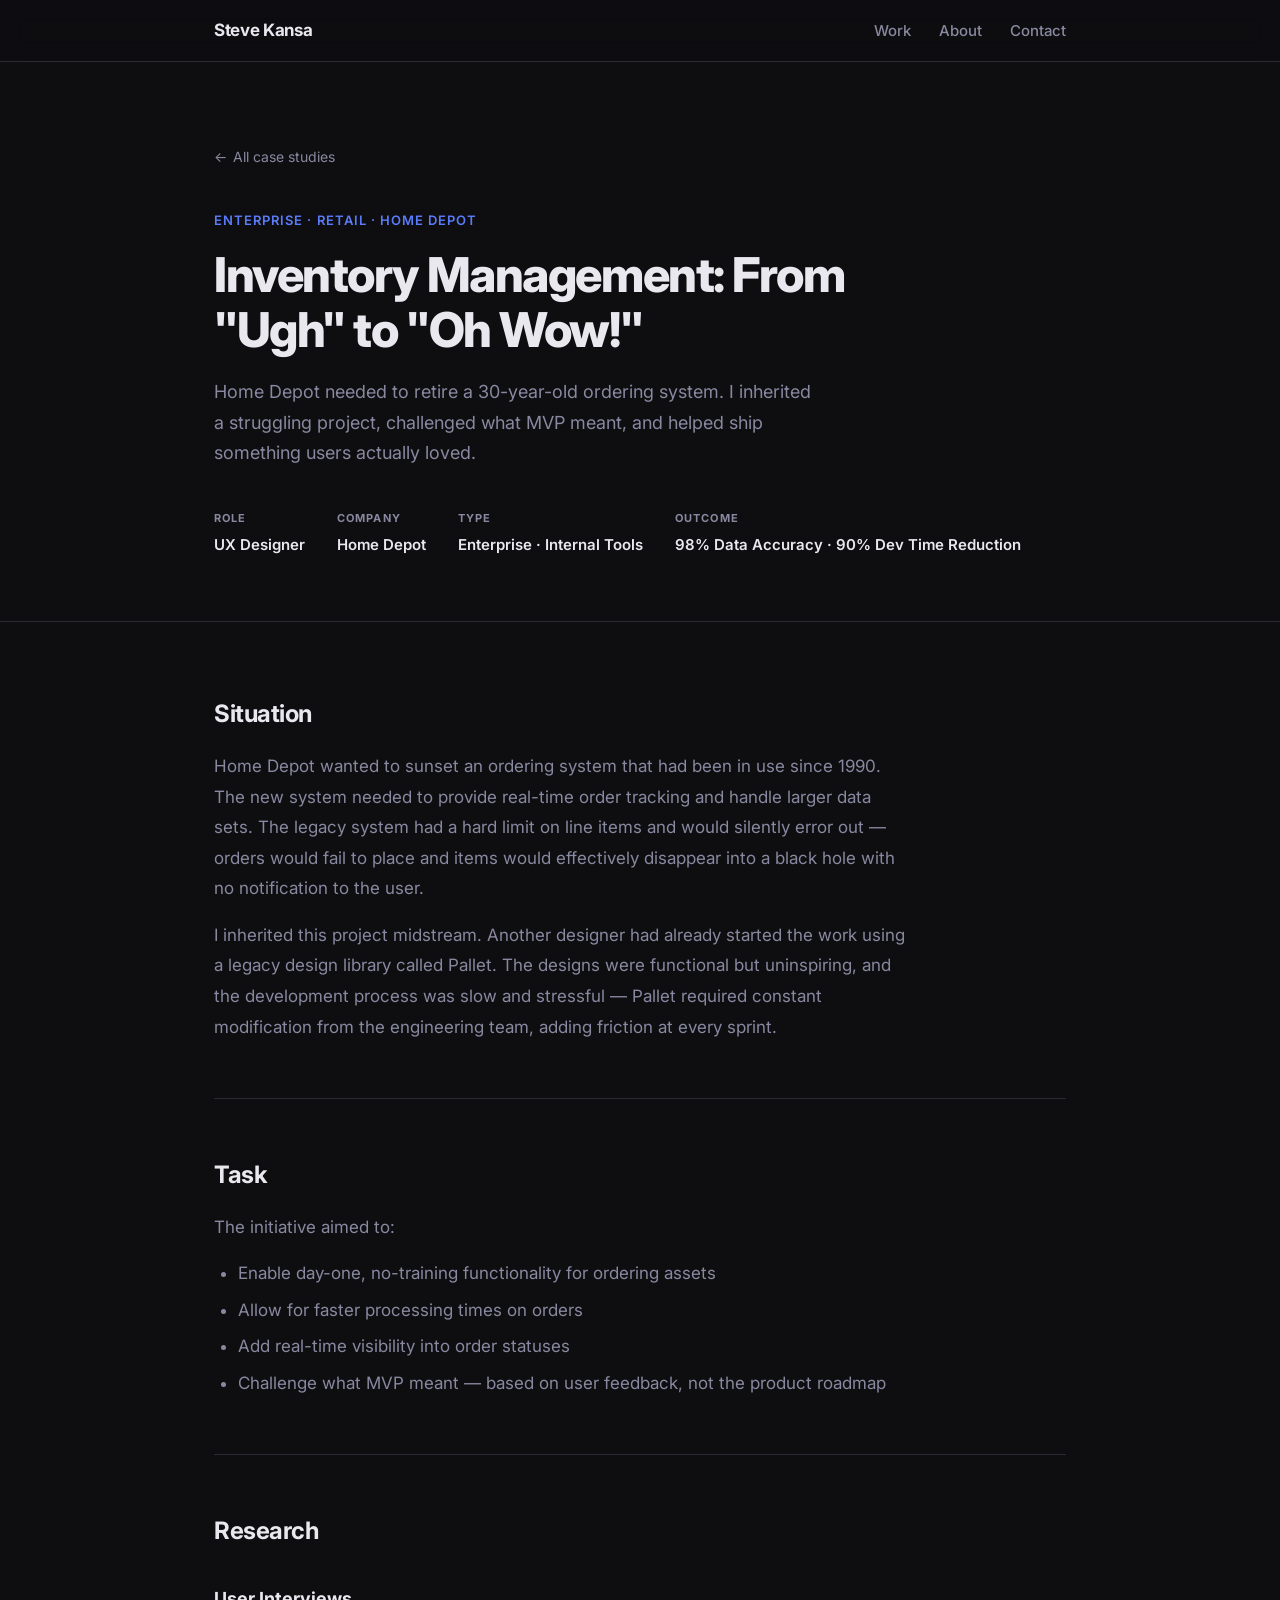
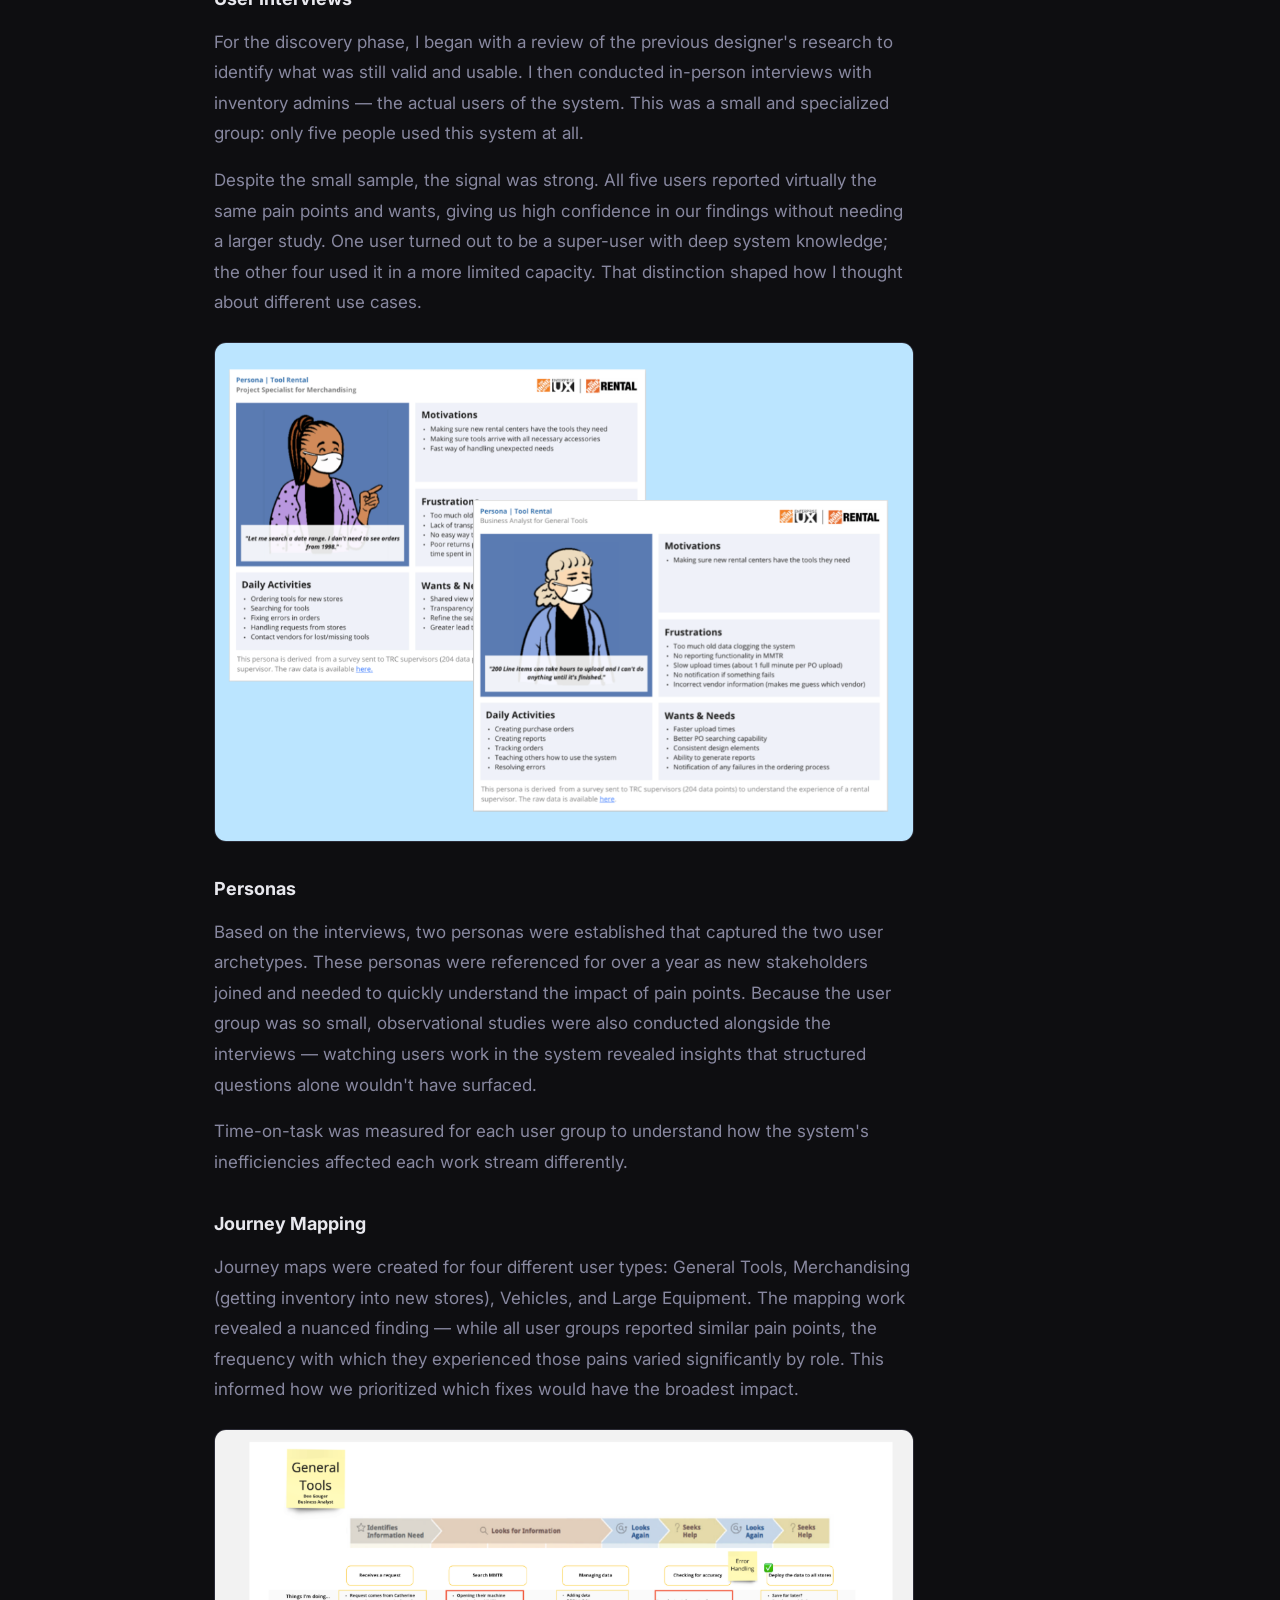
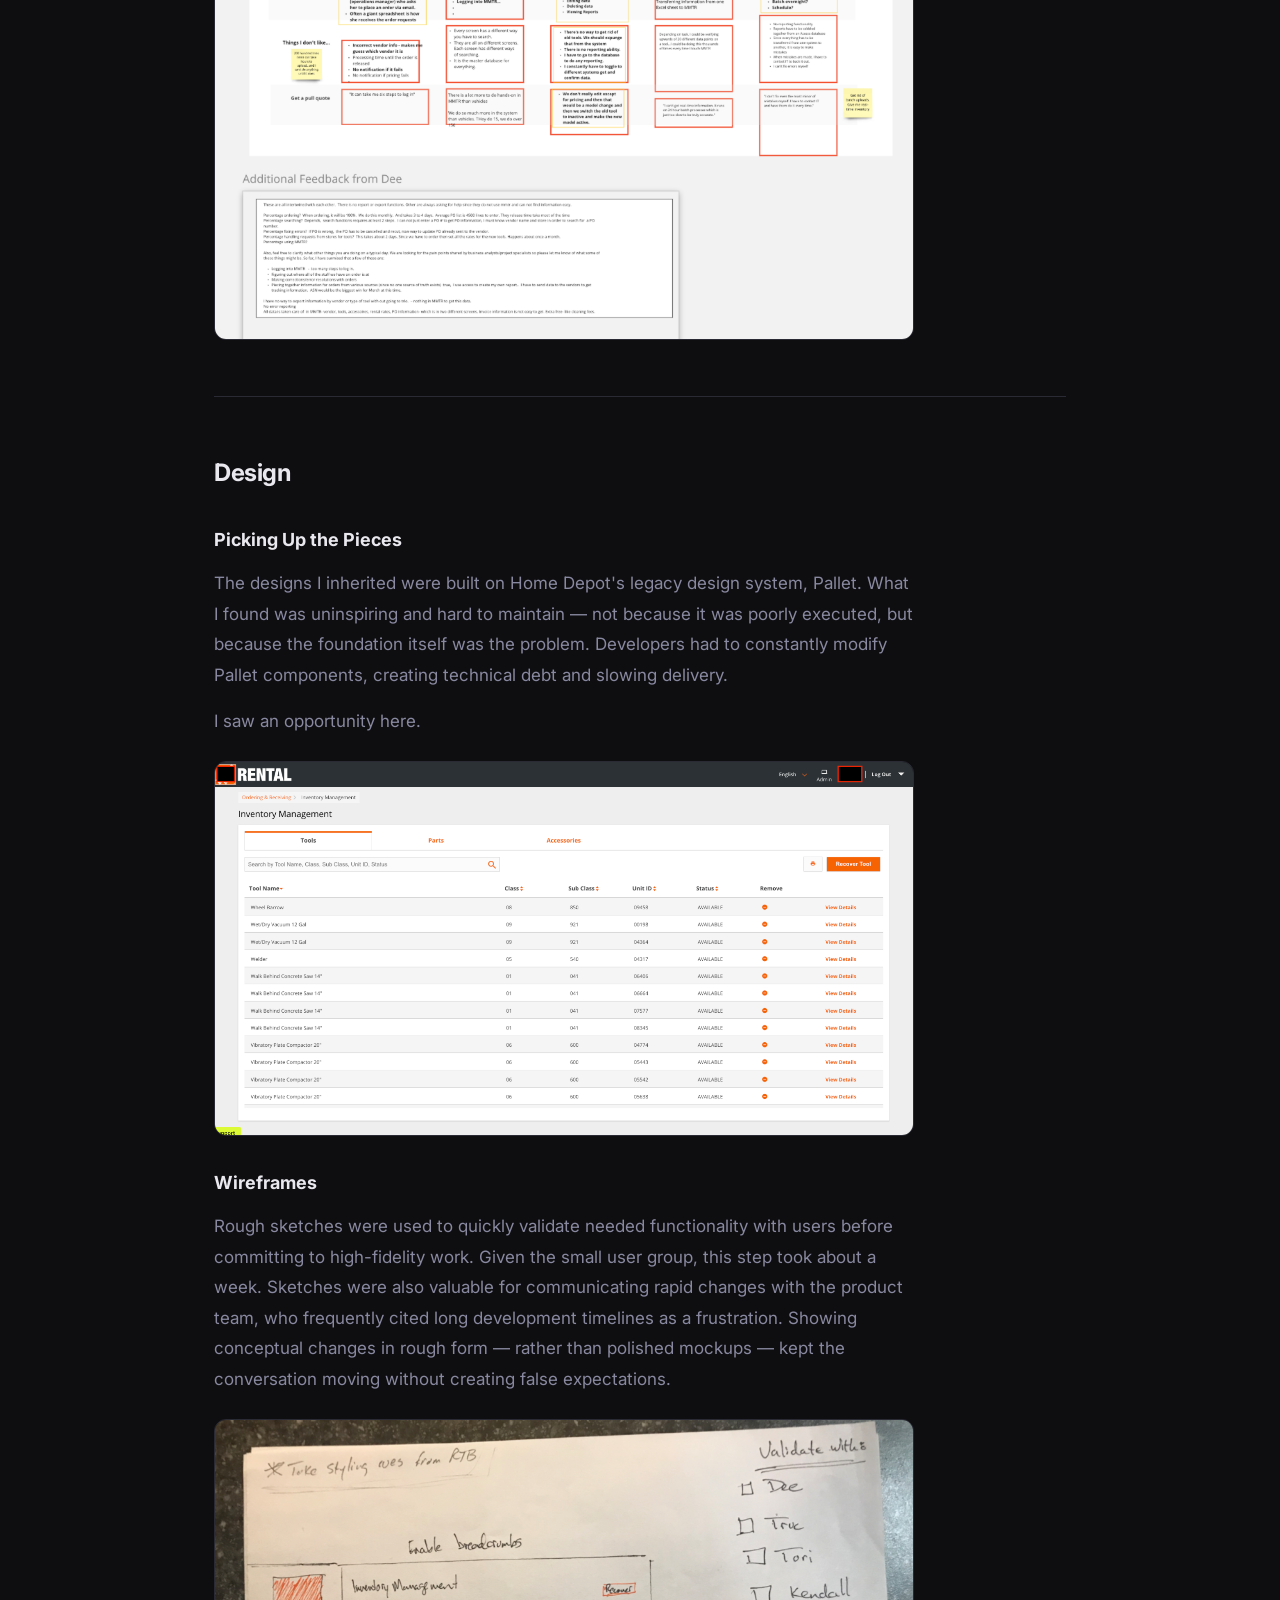
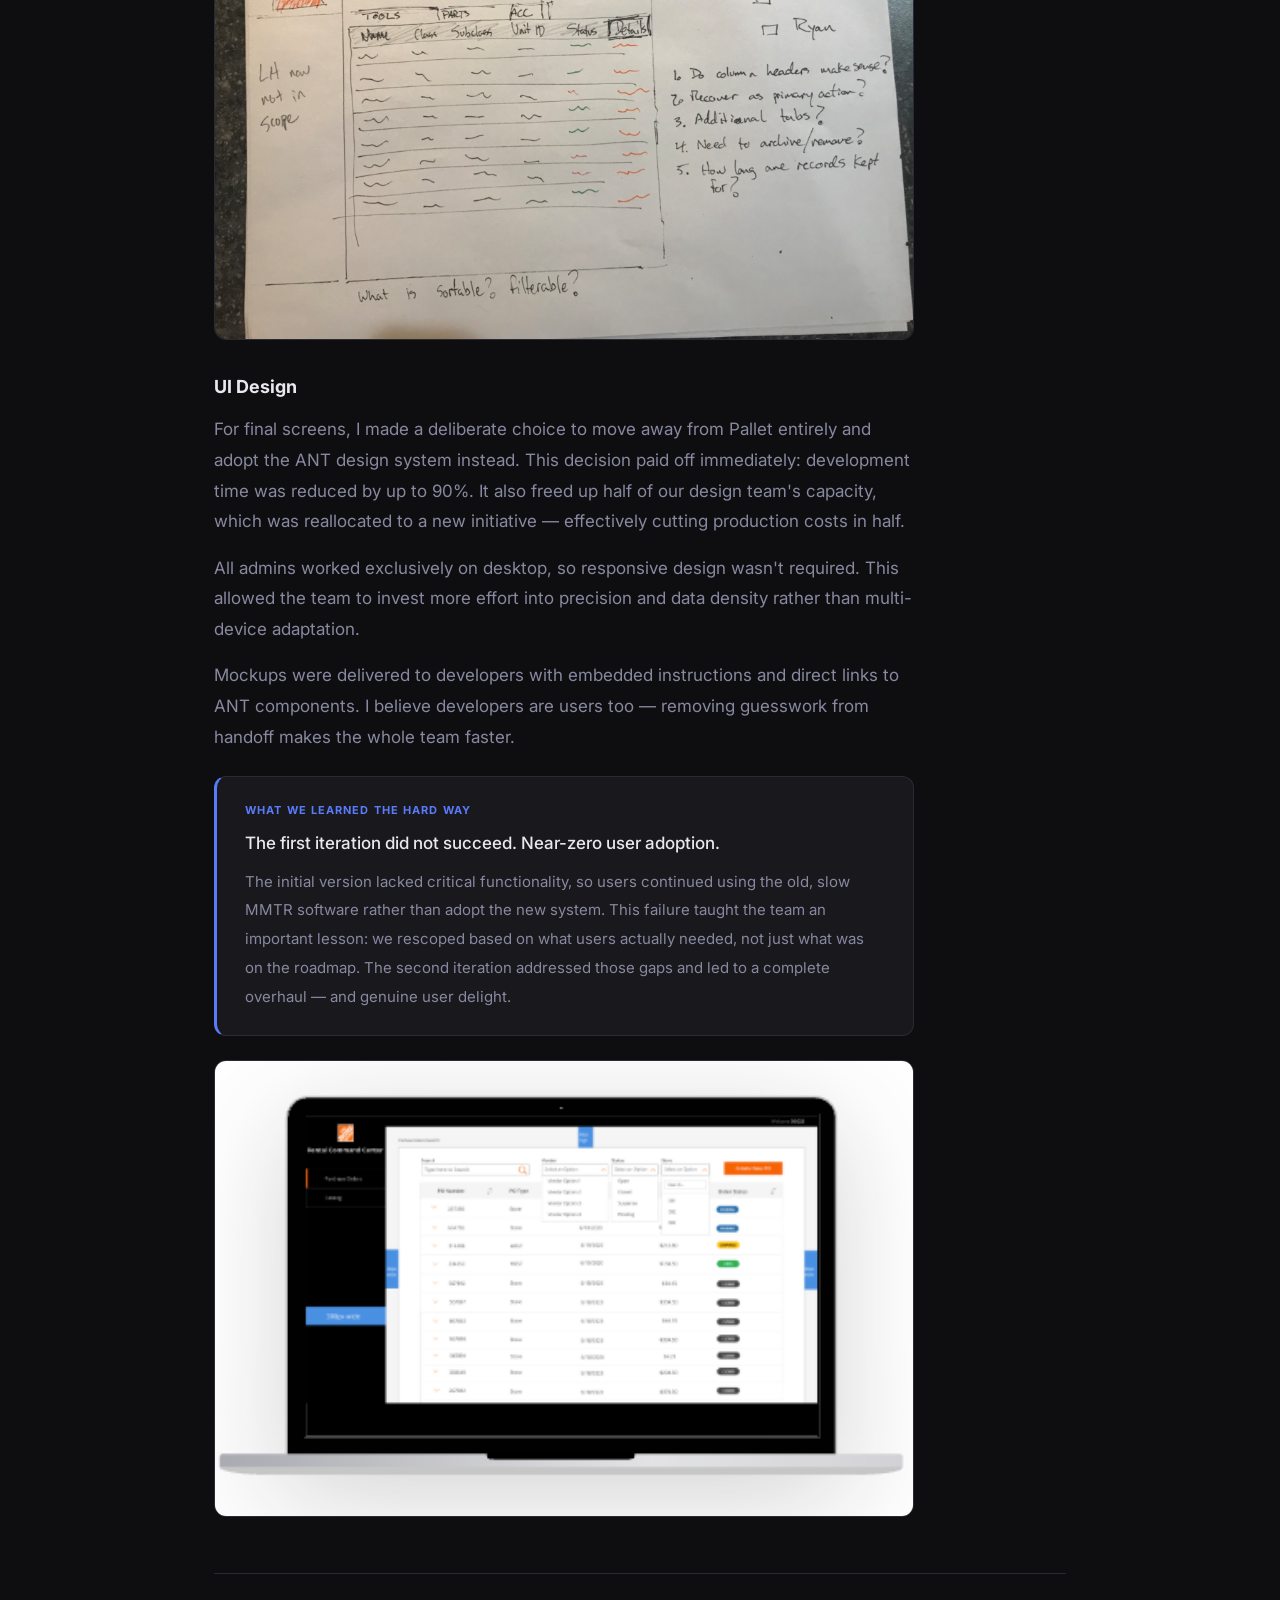
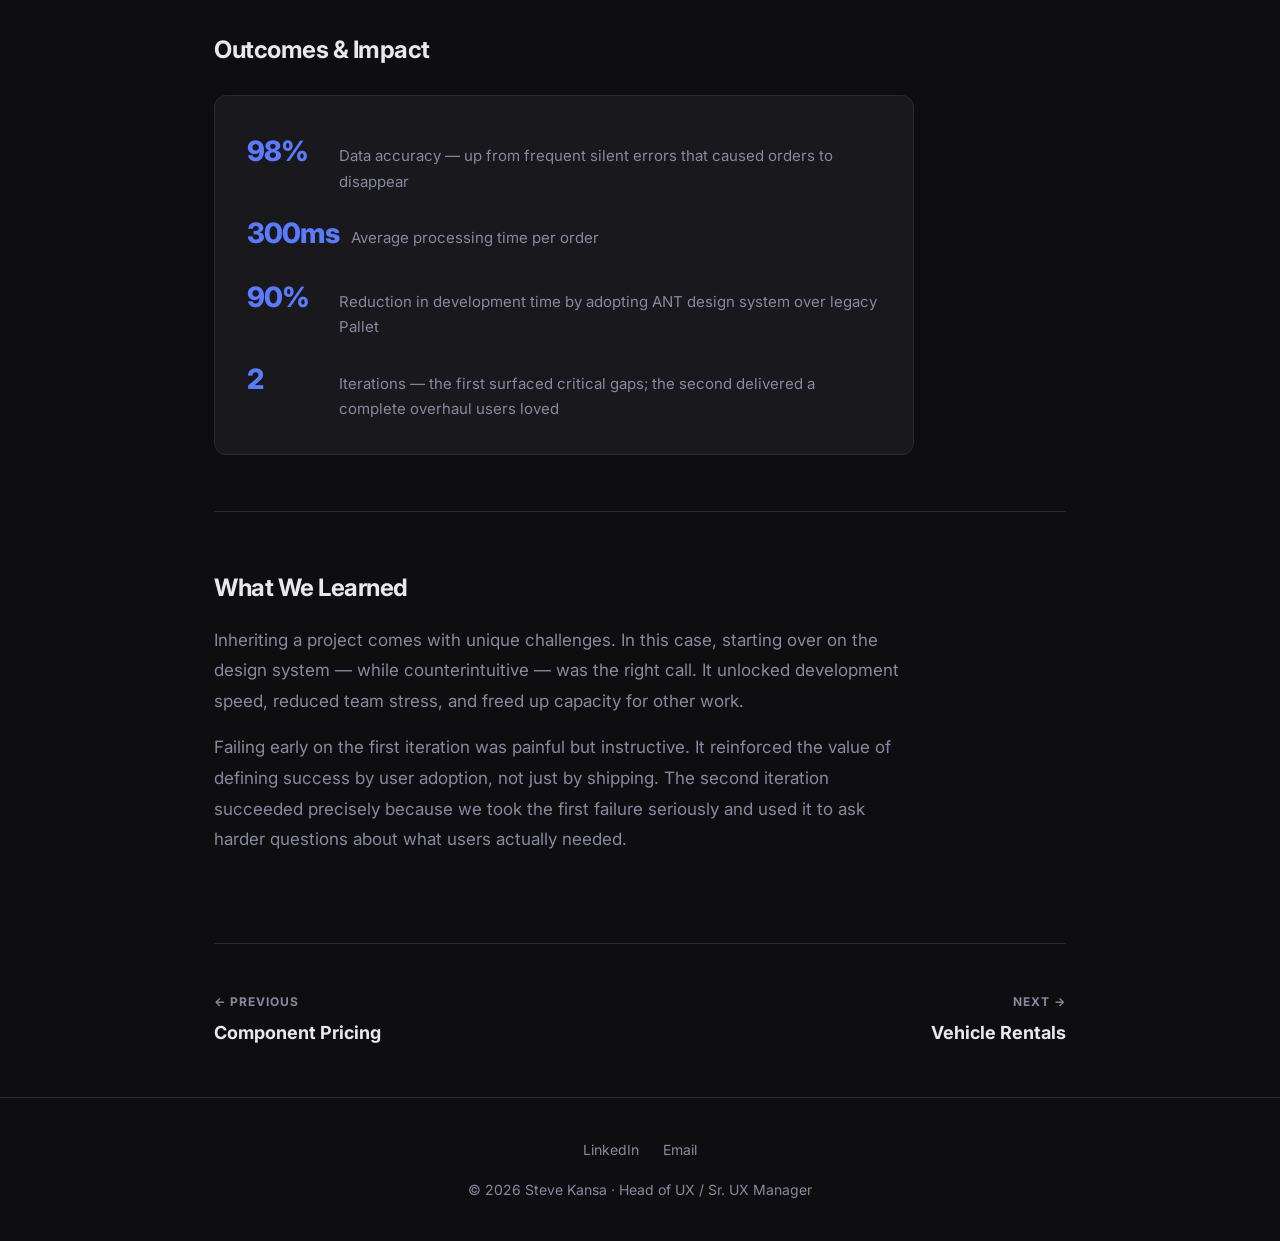
<file: case-studies/inventory-management.html>
<!DOCTYPE html>
<html lang="en">
<head>
  <meta charset="UTF-8" />
  <meta name="viewport" content="width=device-width, initial-scale=1.0" />
  <title>Inventory Management: From "Ugh" to "Oh Wow!" — Steve Kansa</title>
  <meta name="description" content="How I inherited a struggling project, challenged the MVP definition, switched design systems, and achieved 98% data accuracy with 90% faster development." />
  <link rel="preconnect" href="https://fonts.googleapis.com" />
  <link rel="preconnect" href="https://fonts.gstatic.com" crossorigin />
  <link href="https://fonts.googleapis.com/css2?family=Inter:wght@400;500;600;700;800&display=swap" rel="stylesheet" />
  <link rel="stylesheet" href="../css/style.css" />
</head>
<body>

  <nav>
    <div class="nav-inner">
      <a href="/" class="nav-logo">Steve Kansa</a>
      <div class="nav-links">
        <a href="/#work">Work</a>
        <a href="/#about">About</a>
        <a href="mailto:stkansa@gmail.com">Contact</a>
      </div>
    </div>
  </nav>

  <section class="cs-hero">
    <div class="container">
      <a href="/" class="cs-back">All case studies</a>
      <div class="cs-eyebrow">Enterprise · Retail · Home Depot</div>
      <h1>Inventory Management: From "Ugh" to "Oh Wow!"</h1>
      <p class="cs-subtitle">Home Depot needed to retire a 30-year-old ordering system. I inherited a struggling project, challenged what MVP meant, and helped ship something users actually loved.</p>
      <div class="cs-meta-row">
        <div class="cs-meta-item">
          <span class="cs-meta-label">Role</span>
          <span class="cs-meta-value">UX Designer</span>
        </div>
        <div class="cs-meta-item">
          <span class="cs-meta-label">Company</span>
          <span class="cs-meta-value">Home Depot</span>
        </div>
        <div class="cs-meta-item">
          <span class="cs-meta-label">Type</span>
          <span class="cs-meta-value">Enterprise · Internal Tools</span>
        </div>
        <div class="cs-meta-item">
          <span class="cs-meta-label">Outcome</span>
          <span class="cs-meta-value">98% Data Accuracy · 90% Dev Time Reduction</span>
        </div>
      </div>
    </div>
  </section>

  <div class="cs-body">
    <div class="container">

      <h2>Situation</h2>
      <p>Home Depot wanted to sunset an ordering system that had been in use since 1990. The new system needed to provide real-time order tracking and handle larger data sets. The legacy system had a hard limit on line items and would silently error out — orders would fail to place and items would effectively disappear into a black hole with no notification to the user.</p>
      <p>I inherited this project midstream. Another designer had already started the work using a legacy design library called Pallet. The designs were functional but uninspiring, and the development process was slow and stressful — Pallet required constant modification from the engineering team, adding friction at every sprint.</p>

      <h2>Task</h2>
      <p>The initiative aimed to:</p>
      <ul>
        <li>Enable day-one, no-training functionality for ordering assets</li>
        <li>Allow for faster processing times on orders</li>
        <li>Add real-time visibility into order statuses</li>
        <li>Challenge what MVP meant — based on user feedback, not the product roadmap</li>
      </ul>

      <h2>Research</h2>

      <h3>User Interviews</h3>
      <p>For the discovery phase, I began with a review of the previous designer's research to identify what was still valid and usable. I then conducted in-person interviews with inventory admins — the actual users of the system. This was a small and specialized group: only five people used this system at all.</p>
      <p>Despite the small sample, the signal was strong. All five users reported virtually the same pain points and wants, giving us high confidence in our findings without needing a larger study. One user turned out to be a super-user with deep system knowledge; the other four used it in a more limited capacity. That distinction shaped how I thought about different use cases.</p>

      <img class="cs-img" src="images/inventory-management/user-interviews.png" alt="User interviews" loading="lazy" />

      <h3>Personas</h3>
      <p>Based on the interviews, two personas were established that captured the two user archetypes. These personas were referenced for over a year as new stakeholders joined and needed to quickly understand the impact of pain points. Because the user group was so small, observational studies were also conducted alongside the interviews — watching users work in the system revealed insights that structured questions alone wouldn't have surfaced.</p>
      <p>Time-on-task was measured for each user group to understand how the system's inefficiencies affected each work stream differently.</p>

      <h3>Journey Mapping</h3>
      <p>Journey maps were created for four different user types: General Tools, Merchandising (getting inventory into new stores), Vehicles, and Large Equipment. The mapping work revealed a nuanced finding — while all user groups reported similar pain points, the frequency with which they experienced those pains varied significantly by role. This informed how we prioritized which fixes would have the broadest impact.</p>

      <img class="cs-img" src="images/inventory-management/journey-mapping.png" alt="Journey mapping" loading="lazy" />

      <h2>Design</h2>

      <h3>Picking Up the Pieces</h3>
      <p>The designs I inherited were built on Home Depot's legacy design system, Pallet. What I found was uninspiring and hard to maintain — not because it was poorly executed, but because the foundation itself was the problem. Developers had to constantly modify Pallet components, creating technical debt and slowing delivery.</p>
      <p>I saw an opportunity here.</p>

      <img class="cs-img" src="images/inventory-management/picking-up-pieces.png" alt="Picking up the pieces" loading="lazy" />

      <h3>Wireframes</h3>
      <p>Rough sketches were used to quickly validate needed functionality with users before committing to high-fidelity work. Given the small user group, this step took about a week. Sketches were also valuable for communicating rapid changes with the product team, who frequently cited long development timelines as a frustration. Showing conceptual changes in rough form — rather than polished mockups — kept the conversation moving without creating false expectations.</p>

      <img class="cs-img" src="images/inventory-management/ui-design.png" alt="UI design wireframe sketch" loading="lazy" />

      <h3>UI Design</h3>
      <p>For final screens, I made a deliberate choice to move away from Pallet entirely and adopt the ANT design system instead. This decision paid off immediately: development time was reduced by up to 90%. It also freed up half of our design team's capacity, which was reallocated to a new initiative — effectively cutting production costs in half.</p>
      <p>All admins worked exclusively on desktop, so responsive design wasn't required. This allowed the team to invest more effort into precision and data density rather than multi-device adaptation.</p>
      <p>Mockups were delivered to developers with embedded instructions and direct links to ANT components. I believe developers are users too — removing guesswork from handoff makes the whole team faster.</p>

      <div class="finding">
        <div class="finding-label">What We Learned the Hard Way</div>
        <p>The first iteration did not succeed. Near-zero user adoption.</p>
        <span>The initial version lacked critical functionality, so users continued using the old, slow MMTR software rather than adopt the new system. This failure taught the team an important lesson: we rescoped based on what users actually needed, not just what was on the roadmap. The second iteration addressed those gaps and led to a complete overhaul — and genuine user delight.</span>
      </div>

      <img class="cs-img" src="images/inventory-management/final-design.png" alt="Final design" loading="lazy" />

      <h2>Outcomes &amp; Impact</h2>
      <div class="outcomes">
        <div class="outcome-stat">
          <span class="outcome-num">98%</span>
          <span class="outcome-desc">Data accuracy — up from frequent silent errors that caused orders to disappear</span>
        </div>
        <div class="outcome-stat">
          <span class="outcome-num">300ms</span>
          <span class="outcome-desc">Average processing time per order</span>
        </div>
        <div class="outcome-stat">
          <span class="outcome-num">90%</span>
          <span class="outcome-desc">Reduction in development time by adopting ANT design system over legacy Pallet</span>
        </div>
        <div class="outcome-stat">
          <span class="outcome-num">2</span>
          <span class="outcome-desc">Iterations — the first surfaced critical gaps; the second delivered a complete overhaul users loved</span>
        </div>
      </div>

      <h2>What We Learned</h2>
      <p>Inheriting a project comes with unique challenges. In this case, starting over on the design system — while counterintuitive — was the right call. It unlocked development speed, reduced team stress, and freed up capacity for other work.</p>
      <p>Failing early on the first iteration was painful but instructive. It reinforced the value of defining success by user adoption, not just by shipping. The second iteration succeeded precisely because we took the first failure seriously and used it to ask harder questions about what users actually needed.</p>

    </div>
  </div>

  <div class="container">
    <div class="cs-nav">
      <a href="component-pricing.html">
        <div class="cs-nav-label">← Previous</div>
        <div class="cs-nav-title">Component Pricing</div>
      </a>
      <a href="vehicle-rentals.html" class="cs-nav-next">
        <div class="cs-nav-label">Next →</div>
        <div class="cs-nav-title">Vehicle Rentals</div>
      </a>
    </div>
  </div>

  <footer>
    <div class="container">
      <div class="footer-links">
        <a href="https://www.linkedin.com/in/steve-kansa-12b8a84/" target="_blank" rel="noopener">LinkedIn</a>
        <a href="mailto:stkansa@gmail.com">Email</a>
      </div>
      <p>© 2026 Steve Kansa · Head of UX / Sr. UX Manager</p>
    </div>
  </footer>

</body>
</html>
</file>
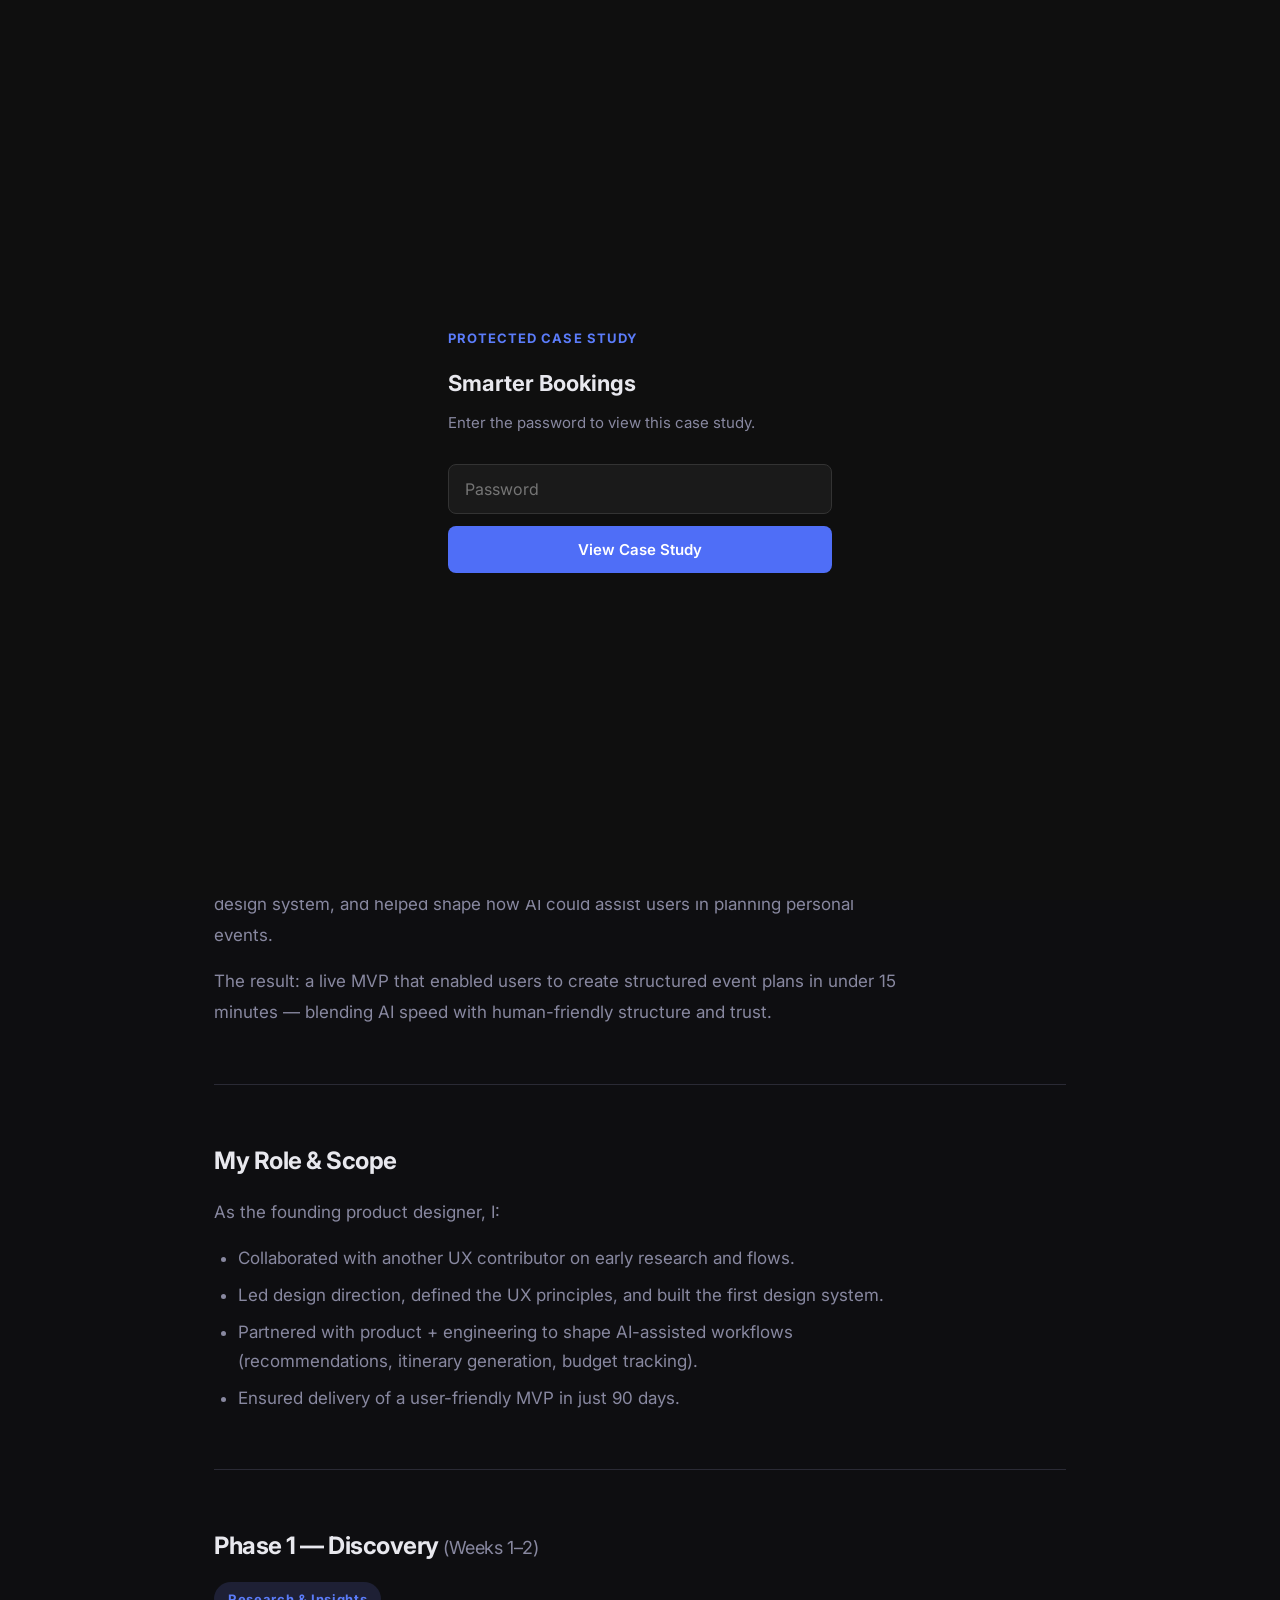
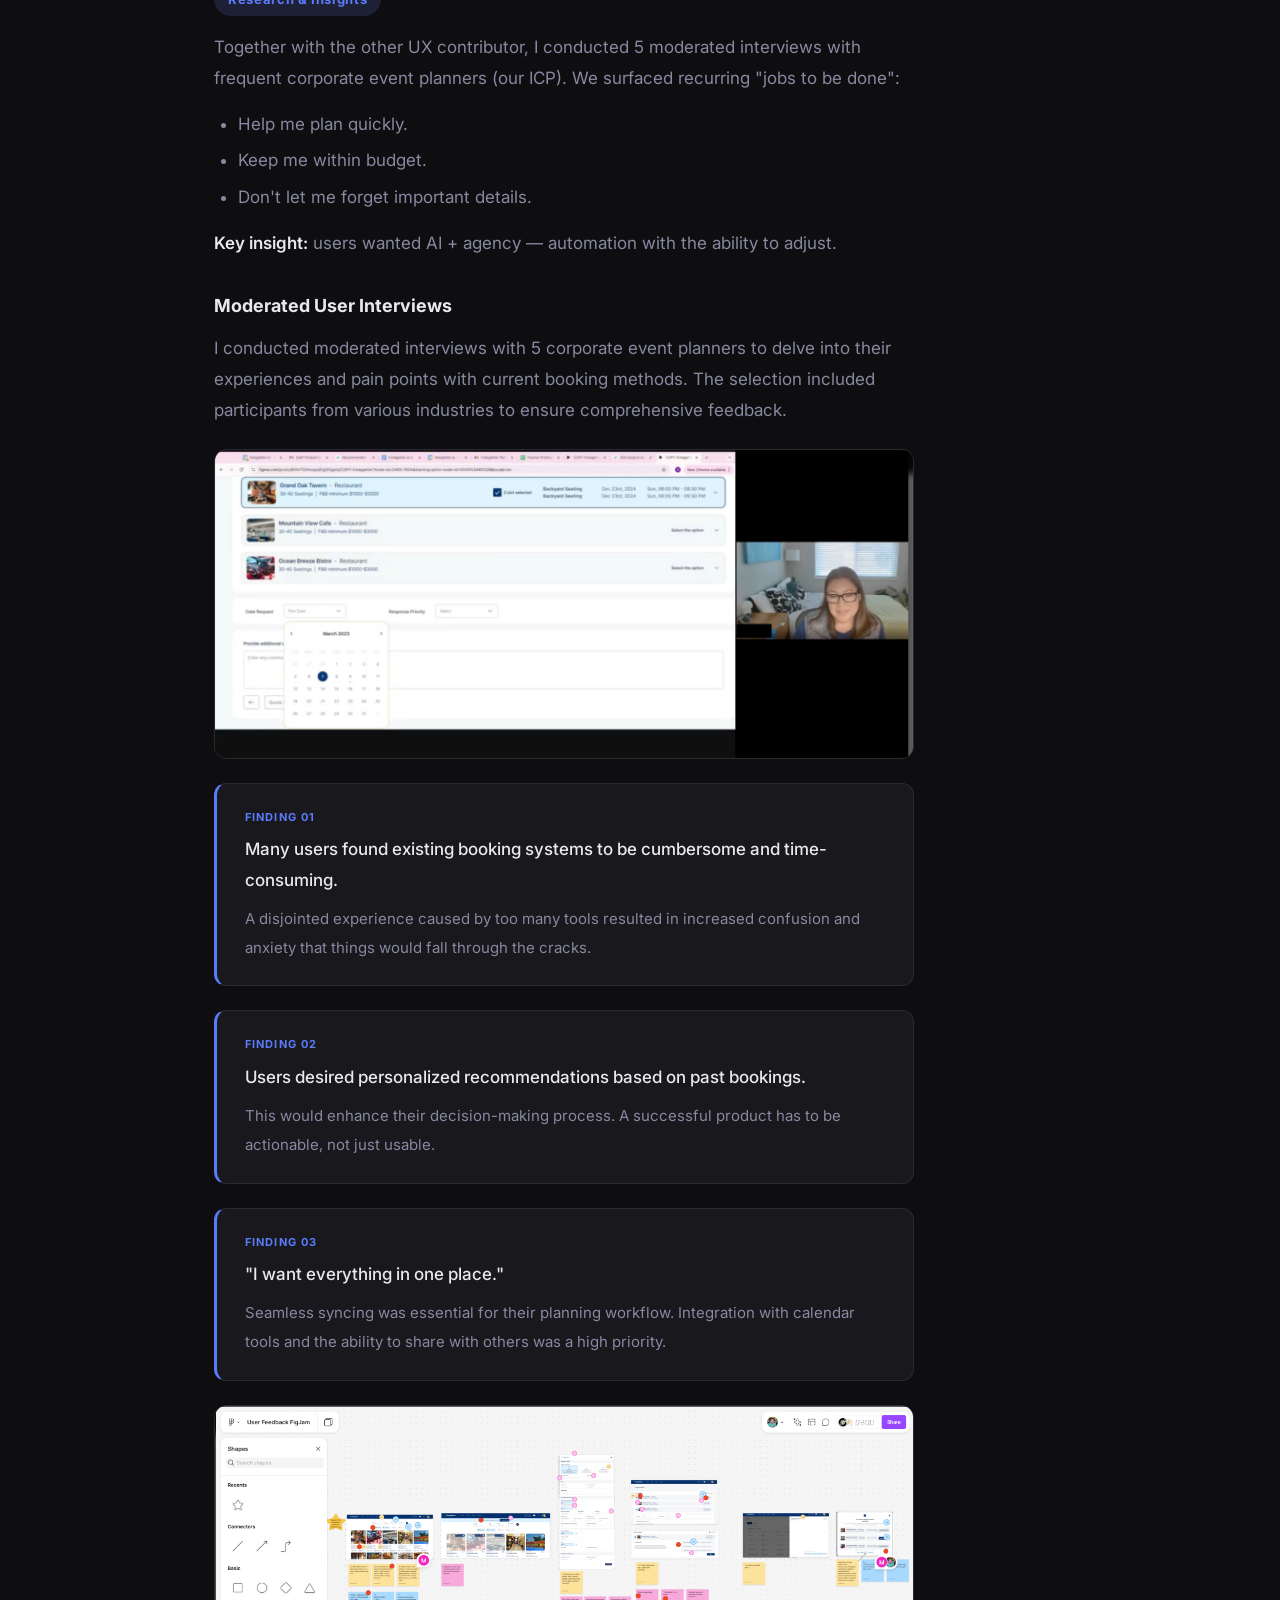
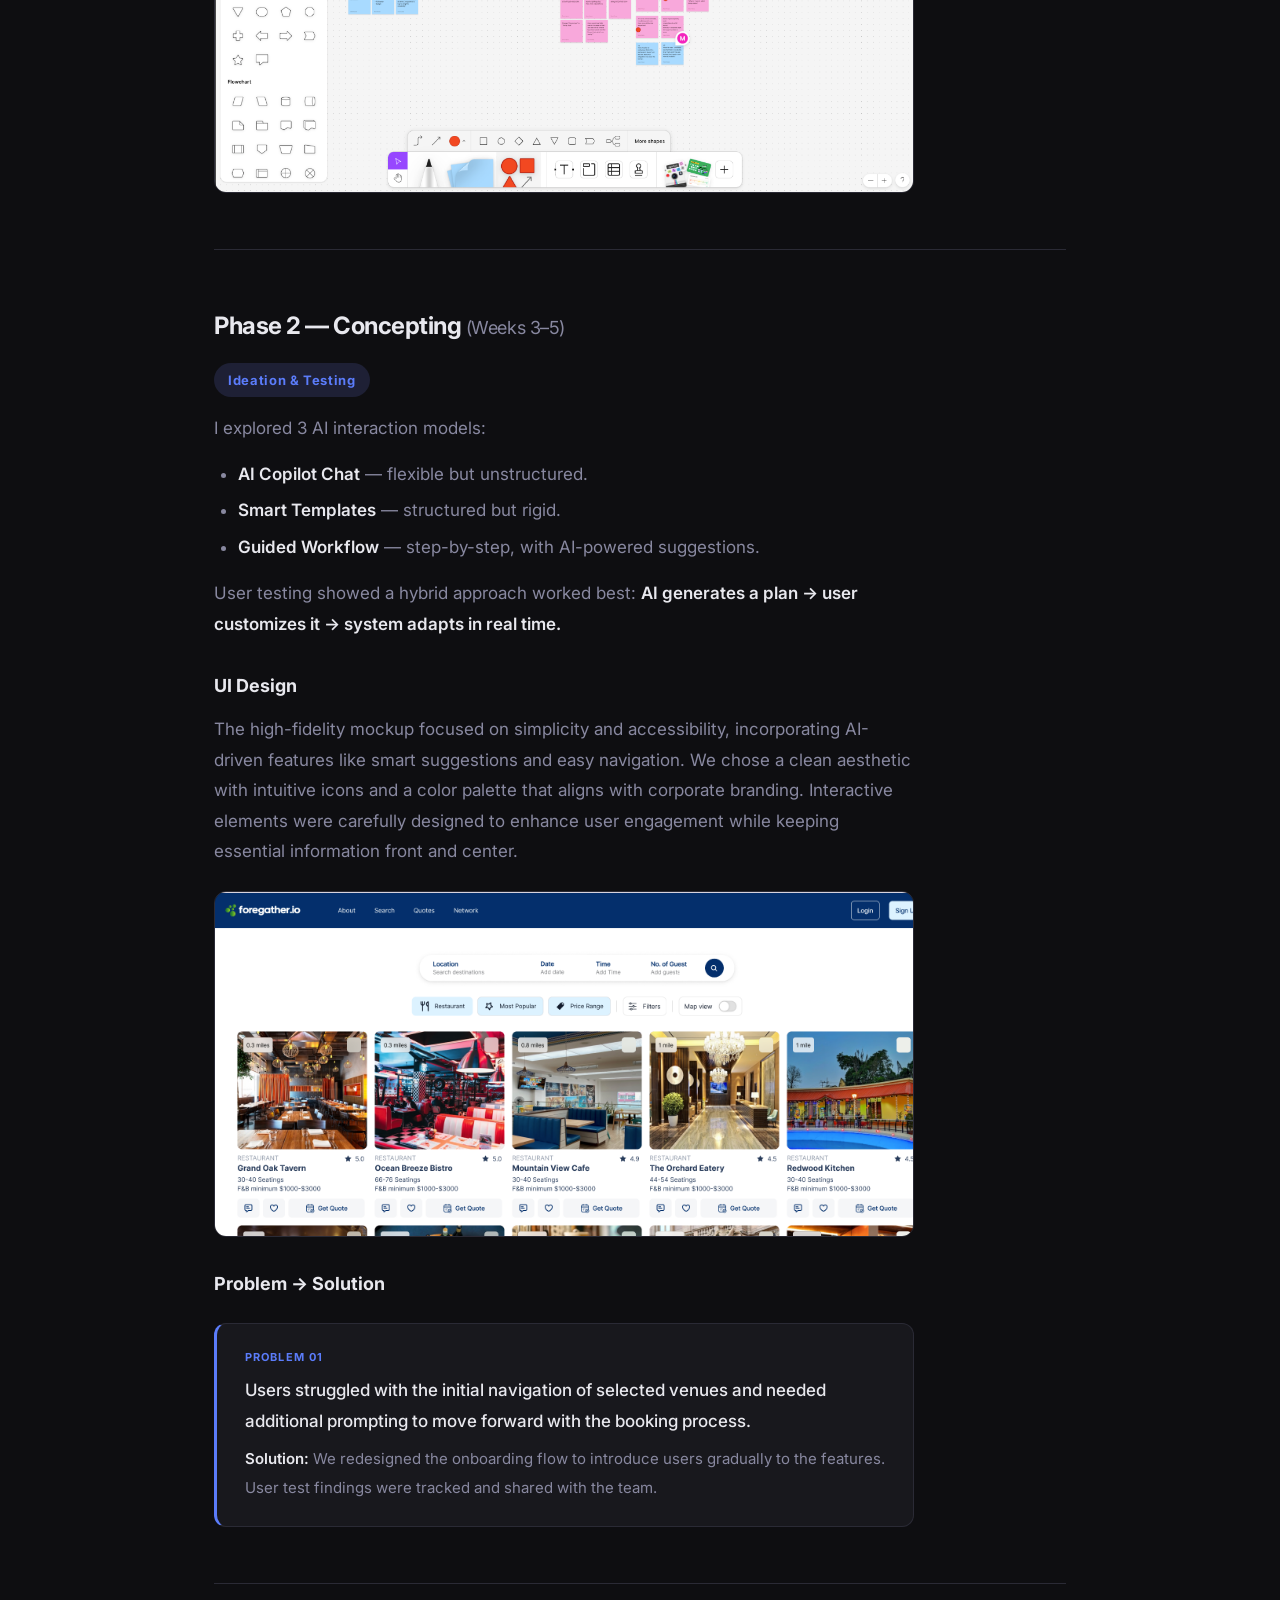
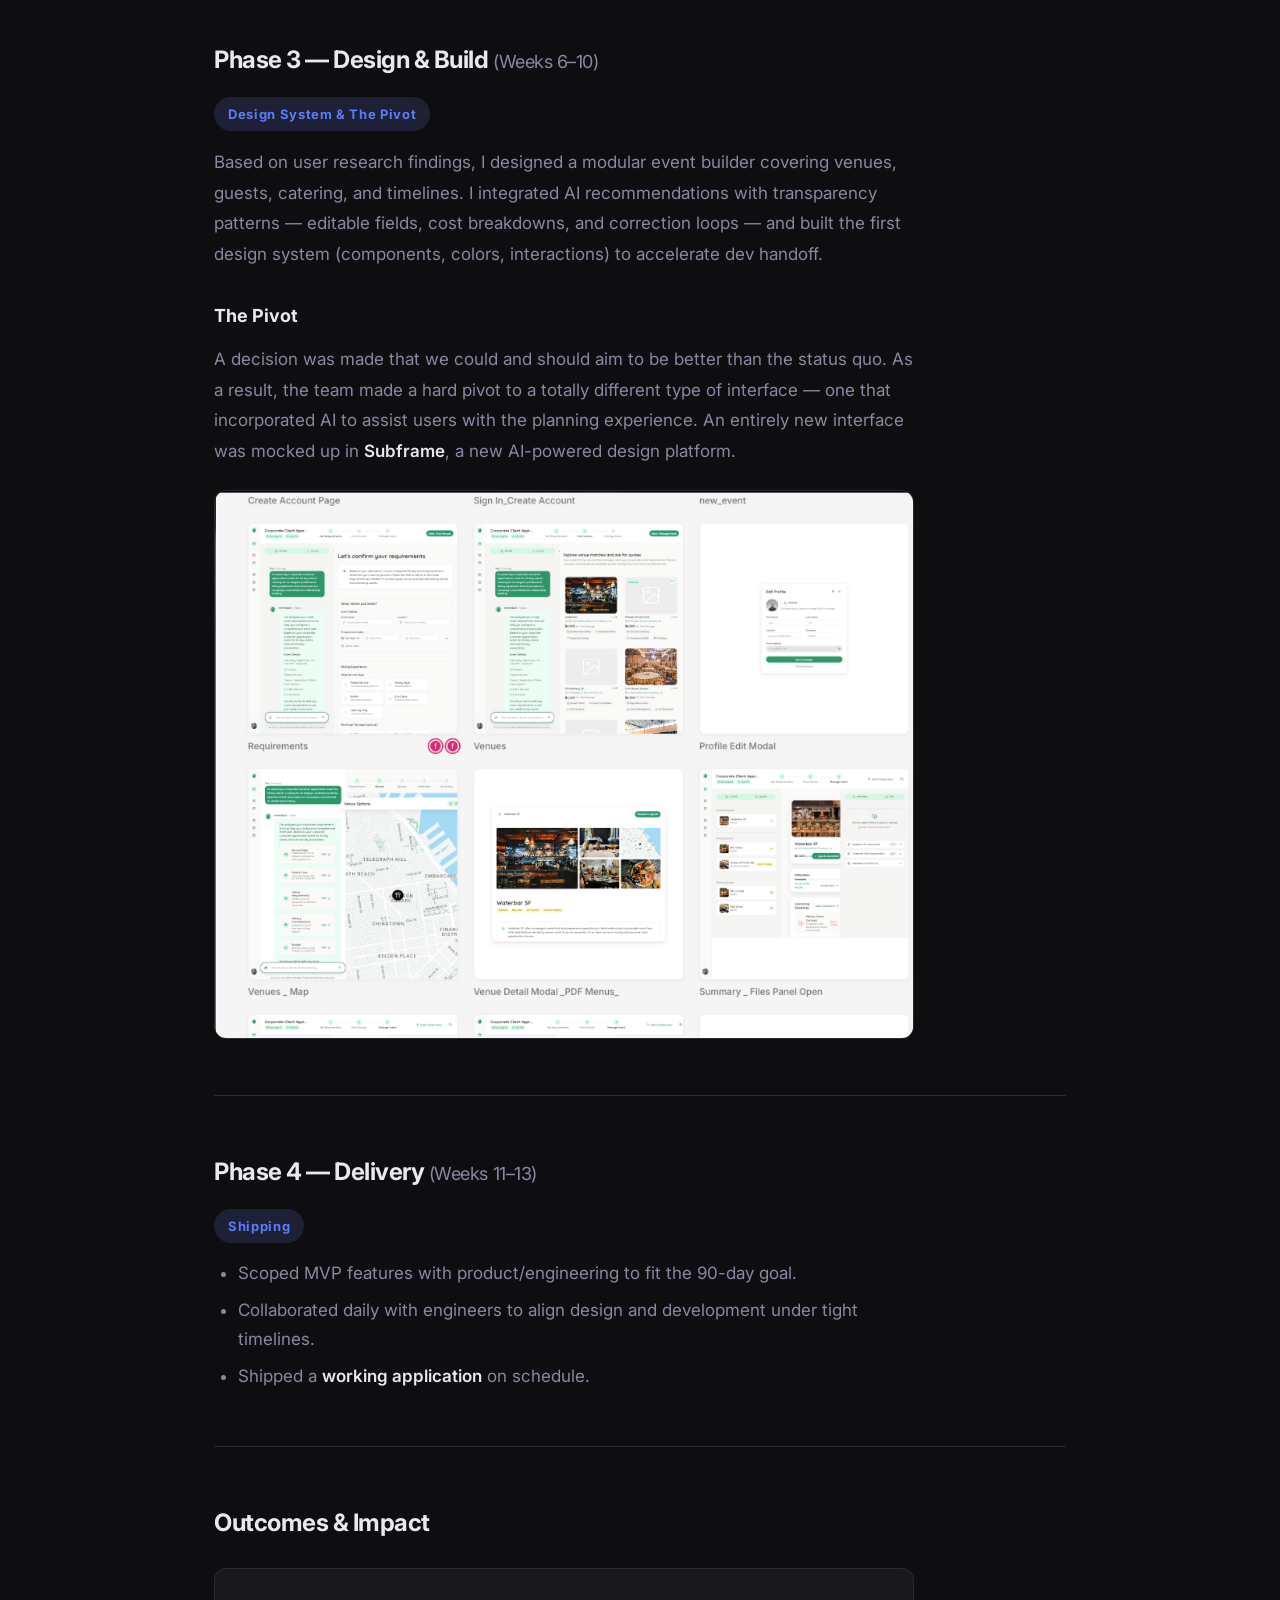
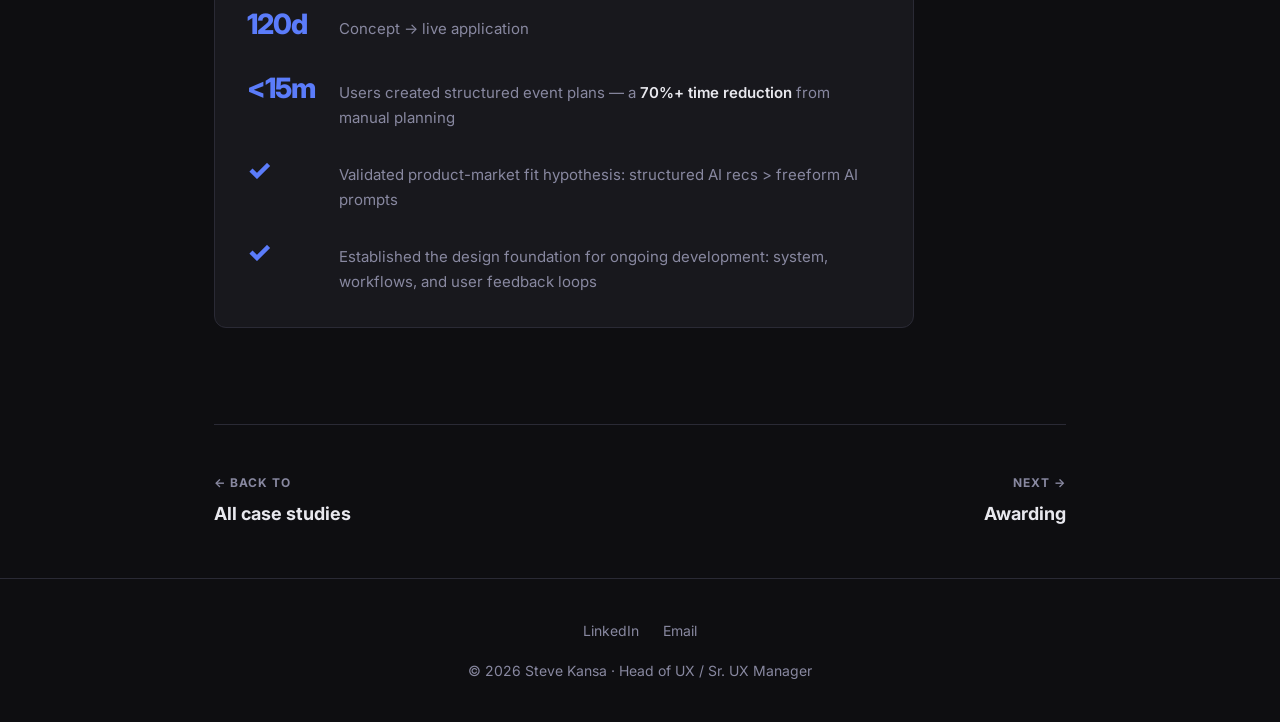
<file: case-studies/smarter-bookings.html>
<!DOCTYPE html>
<html lang="en">
  <head>
    <meta charset="UTF-8" />
    <meta name="viewport" content="width=device-width, initial-scale=1.0" />
    <title>Smarter Bookings: AI-Powered UX for Corporate Events — Steve Kansa</title>
    <meta name="description" content="How I led product design at a pre-seed AI startup to deliver a B2C events planning MVP in 90 days, reducing planning time by 70%+." />
    <link rel="preconnect" href="https://fonts.googleapis.com" />
    <link rel="preconnect" href="https://fonts.gstatic.com" crossorigin />
    <link href="https://fonts.googleapis.com/css2?family=Inter:wght@400;500;600;700;800&display=swap" rel="stylesheet" />
    <link rel="stylesheet" href="../css/style.css" />
    <style>
      #pw-gate {
        position: fixed;
        top: 0;
        left: 0;
        width: 100%;
        height: 100%;
        z-index: 9999;
        background: #0f0f0f;
        display: flex;
        align-items: center;
        justify-content: center;
      }
      .pw-gate-box {
        width: 480px !important;
        max-width: 90vw !important;
        padding: 48px !important;
        box-sizing: border-box !important;
      }
      .pw-gate-input {
        width: 100% !important;
        font-size: 16px !important;
        padding: 14px 16px !important;
        box-sizing: border-box !important;
        margin-bottom: 12px !important;
        display: block !important;
      }
      .pw-gate-btn {
        width: 100% !important;
        padding: 14px !important;
        font-size: 15px !important;
        display: block !important;
      }
    </style>
  </head>
  <body>

    <!-- Password Gate -->
    <div class="pw-gate" id="pw-gate">
      <div class="pw-gate-box">
        <div style="font-size:13px;font-weight:700;letter-spacing:0.08em;text-transform:uppercase;color:var(--color-accent);margin-bottom:16px;">Protected Case Study</div>
        <h2 style="font-size:22px;font-weight:700;margin-bottom:8px;color:var(--color-text);">Smarter Bookings</h2>
        <p style="color:var(--color-muted);font-size:15px;margin-bottom:28px;">Enter the password to view this case study.</p>
        <input class="pw-gate-input" id="pw-input" type="password" placeholder="Password" autocomplete="off" style="display:block;width:100%;padding:14px 16px;font-size:16px;font-family:inherit;background:#1a1a1a;color:#fff;border:1px solid #333;border-radius:8px;box-sizing:border-box;margin-bottom:12px;outline:none;" />
        <button class="pw-gate-btn" id="pw-btn" style="display:block;width:100%;padding:14px;font-size:15px;font-family:inherit;font-weight:600;background:#4f6ef7;color:#fff;border:none;border-radius:8px;cursor:pointer;box-sizing:border-box;">View Case Study</button>
        <div class="pw-gate-error" id="pw-error"></div>
      </div>
    </div>

    <script>
      (function() {
        var gate = document.getElementById('pw-gate');
        var input = document.getElementById('pw-input');
        var btn = document.getElementById('pw-btn');
        var err = document.getElementById('pw-error');
        var PASS = 'starwars';
        if (sessionStorage.getItem('sb_unlocked') === '1') {
          gate.style.display = 'none';
        }
        function tryUnlock() {
          if (input.value === PASS) {
            sessionStorage.setItem('sb_unlocked', '1');
            gate.style.display = 'none';
            err.textContent = '';
          } else {
            err.textContent = 'Incorrect password. Please try again.';
            input.value = '';
            input.focus();
          }
        }
        btn.addEventListener('click', tryUnlock);
        input.addEventListener('keydown', function(e) {
          if (e.key === 'Enter') tryUnlock();
        });
      })();
    </script>

    <nav>
      <div class="nav-inner">
        <a href="/" class="nav-logo">Steve Kansa</a>
        <div class="nav-links">
          <a href="/#work">Work</a>
          <a href="/#about">About</a>
          <a href="mailto:stkansa@gmail.com">Contact</a>
        </div>
      </div>
    </nav>

    <!-- Case Study Hero -->
    <section class="cs-hero">
      <div class="container">
        <a href="/" class="cs-back">All case studies</a>
        <div class="cs-eyebrow">B2C · AI/ML UX · 0→1</div>
        <h1>Smarter Bookings: AI-Powered UX for Corporate Events</h1>
        <p class="cs-subtitle">Enhancing corporate event bookings through intelligent AI integration — from concept to live MVP in 90 days.</p>
        <div class="cs-meta-row">
          <div class="cs-meta-item">
            <span class="cs-meta-label">Role</span>
            <span class="cs-meta-value">Founding Product Designer</span>
          </div>
          <div class="cs-meta-item">
            <span class="cs-meta-label">Timeline</span>
            <span class="cs-meta-value">90 days (2025)</span>
          </div>
          <div class="cs-meta-item">
            <span class="cs-meta-label">Type</span>
            <span class="cs-meta-value">B2C · Pre-seed Startup</span>
          </div>
          <div class="cs-meta-item">
            <span class="cs-meta-label">Outcome</span>
            <span class="cs-meta-value">Live MVP · 70%+ time reduction</span>
          </div>
        </div>
      </div>
    </section>

    <!-- Case Study Body -->
    <div class="cs-body">
      <div class="container">

        <!-- Overview -->
        <h2>Overview</h2>
        <p>In early 2025, I joined a pre-seed AI startup as the founding product designer for a B2C events planning platform. The challenge: go from concept to a working application in just 90 days.</p>
        <p>I collaborated with another UX contributor and partnered closely with product and engineering. As the only permanent designer, I led the design vision, established the design system, and helped shape how AI could assist users in planning personal events.</p>
        <p>The result: a live MVP that enabled users to create structured event plans in under 15 minutes — blending AI speed with human-friendly structure and trust.</p>

        <!-- Role -->
        <h2>My Role &amp; Scope</h2>
        <p>As the founding product designer, I:</p>
        <ul>
          <li>Collaborated with another UX contributor on early research and flows.</li>
          <li>Led design direction, defined the UX principles, and built the first design system.</li>
          <li>Partnered with product + engineering to shape AI-assisted workflows (recommendations, itinerary generation, budget tracking).</li>
          <li>Ensured delivery of a user-friendly MVP in just 90 days.</li>
        </ul>

        <!-- Phase 1 -->
        <h2>Phase 1 — Discovery <span style="color: var(--color-muted); font-weight: 400; font-size: 18px;">(Weeks 1–2)</span></h2>
        <div class="phase-header">Research &amp; Insights</div>
        <p>Together with the other UX contributor, I conducted 5 moderated interviews with frequent corporate event planners (our ICP). We surfaced recurring "jobs to be done":</p>
        <ul>
          <li>Help me plan quickly.</li>
          <li>Keep me within budget.</li>
          <li>Don't let me forget important details.</li>
        </ul>
        <p><strong>Key insight:</strong> users wanted AI + agency — automation with the ability to adjust.</p>

        <h3>Moderated User Interviews</h3>
        <p>I conducted moderated interviews with 5 corporate event planners to delve into their experiences and pain points with current booking methods. The selection included participants from various industries to ensure comprehensive feedback.</p>
        <img class="cs-img" src="../images/smarter-bookings/user-testing.png" alt="Moderated user testing session" loading="lazy" />

        <div class="finding">
          <div class="finding-label">Finding 01</div>
          <p>Many users found existing booking systems to be cumbersome and time-consuming.</p>
          <span>A disjointed experience caused by too many tools resulted in increased confusion and anxiety that things would fall through the cracks.</span>
        </div>

        <div class="finding">
          <div class="finding-label">Finding 02</div>
          <p>Users desired personalized recommendations based on past bookings.</p>
          <span>This would enhance their decision-making process. A successful product has to be actionable, not just usable.</span>
        </div>

        <div class="finding">
          <div class="finding-label">Finding 03</div>
          <p>"I want everything in one place."</p>
          <span>Seamless syncing was essential for their planning workflow. Integration with calendar tools and the ability to share with others was a high priority.</span>
        </div>
        <img class="cs-img" src="../images/smarter-bookings/research-figjam.png" alt="User research synthesis in FigJam" loading="lazy" />

        <!-- Phase 2 -->
        <h2>Phase 2 — Concepting <span style="color: var(--color-muted); font-weight: 400; font-size: 18px;">(Weeks 3–5)</span></h2>
        <div class="phase-header">Ideation &amp; Testing</div>
        <p>I explored 3 AI interaction models:</p>
        <ul>
          <li><strong>AI Copilot Chat</strong> — flexible but unstructured.</li>
          <li><strong>Smart Templates</strong> — structured but rigid.</li>
          <li><strong>Guided Workflow</strong> — step-by-step, with AI-powered suggestions.</li>
        </ul>
        <p>User testing showed a hybrid approach worked best: <strong>AI generates a plan → user customizes it → system adapts in real time.</strong></p>

        <h3>UI Design</h3>
        <p>The high-fidelity mockup focused on simplicity and accessibility, incorporating AI-driven features like smart suggestions and easy navigation. We chose a clean aesthetic with intuitive icons and a color palette that aligns with corporate branding. Interactive elements were carefully designed to enhance user engagement while keeping essential information front and center.</p>
        <img class="cs-img" src="../images/smarter-bookings/foregather%20hi%20res.png" alt="Venue search and browsing UI" loading="lazy" />

        <h3>Problem → Solution</h3>
        <div class="finding">
          <div class="finding-label">Problem 01</div>
          <p>Users struggled with the initial navigation of selected venues and needed additional prompting to move forward with the booking process.</p>
          <span><strong>Solution:</strong> We redesigned the onboarding flow to introduce users gradually to the features. User test findings were tracked and shared with the team.</span>
        </div>

        <!-- Phase 3 -->
        <h2>Phase 3 — Design &amp; Build <span style="color: var(--color-muted); font-weight: 400; font-size: 18px;">(Weeks 6–10)</span></h2>
        <div class="phase-header">Design System &amp; The Pivot</div>
        <p>Based on user research findings, I designed a modular event builder covering venues, guests, catering, and timelines. I integrated AI recommendations with transparency patterns — editable fields, cost breakdowns, and correction loops — and built the first design system (components, colors, interactions) to accelerate dev handoff.</p>

        <h3>The Pivot</h3>
        <p>A decision was made that we could and should aim to be better than the status quo. As a result, the team made a hard pivot to a totally different type of interface — one that incorporated AI to assist users with the planning experience. An entirely new interface was mocked up in <strong>Subframe</strong>, a new AI-powered design platform.</p>
        <img class="cs-img" src="../images/smarter-bookings/subframe-screens.png" alt="Subframe UI screens" loading="lazy" />

        <!-- Phase 4 -->
        <h2>Phase 4 — Delivery <span style="color: var(--color-muted); font-weight: 400; font-size: 18px;">(Weeks 11–13)</span></h2>
        <div class="phase-header">Shipping</div>
        <ul>
          <li>Scoped MVP features with product/engineering to fit the 90-day goal.</li>
          <li>Collaborated daily with engineers to align design and development under tight timelines.</li>
          <li>Shipped a <strong>working application</strong> on schedule.</li>
        </ul>

        <!-- Outcomes -->
        <h2>Outcomes &amp; Impact</h2>
        <div class="outcomes">
          <div class="outcome-stat">
            <span class="outcome-num">120d</span>
            <span class="outcome-desc">Concept → live application</span>
          </div>
          <div class="outcome-stat">
            <span class="outcome-num">&lt;15m</span>
            <span class="outcome-desc">Users created structured event plans — a <strong>70%+ time reduction</strong> from manual planning</span>
          </div>
          <div class="outcome-stat">
            <span class="outcome-num">✓</span>
            <span class="outcome-desc">Validated product-market fit hypothesis: structured AI recs &gt; freeform AI prompts</span>
          </div>
          <div class="outcome-stat">
            <span class="outcome-num">✓</span>
            <span class="outcome-desc">Established the design foundation for ongoing development: system, workflows, and user feedback loops</span>
          </div>
        </div>


      </div><!-- /container -->
    </div><!-- /cs-body -->

    <!-- Case study nav -->
    <div class="container">
      <div class="cs-nav">
        <a href="/">
          <div class="cs-nav-label">← Back to</div>
          <div class="cs-nav-title">All case studies</div>
        </a>
        <a href="awarding.html" class="cs-nav-next">
          <div class="cs-nav-label">Next →</div>
          <div class="cs-nav-title">Awarding</div>
        </a>
      </div>
    </div>

    <footer>
      <div class="container">
        <div class="footer-links">
          <a href="https://www.linkedin.com/in/steve-kansa-12b8a84/" target="_blank" rel="noopener">LinkedIn</a>
          <a href="mailto:stkansa@gmail.com">Email</a>
        </div>
        <p>© 2026 Steve Kansa · Head of UX / Sr. UX Manager</p>
      </div>
    </footer>

  </body>
</html>
</file>
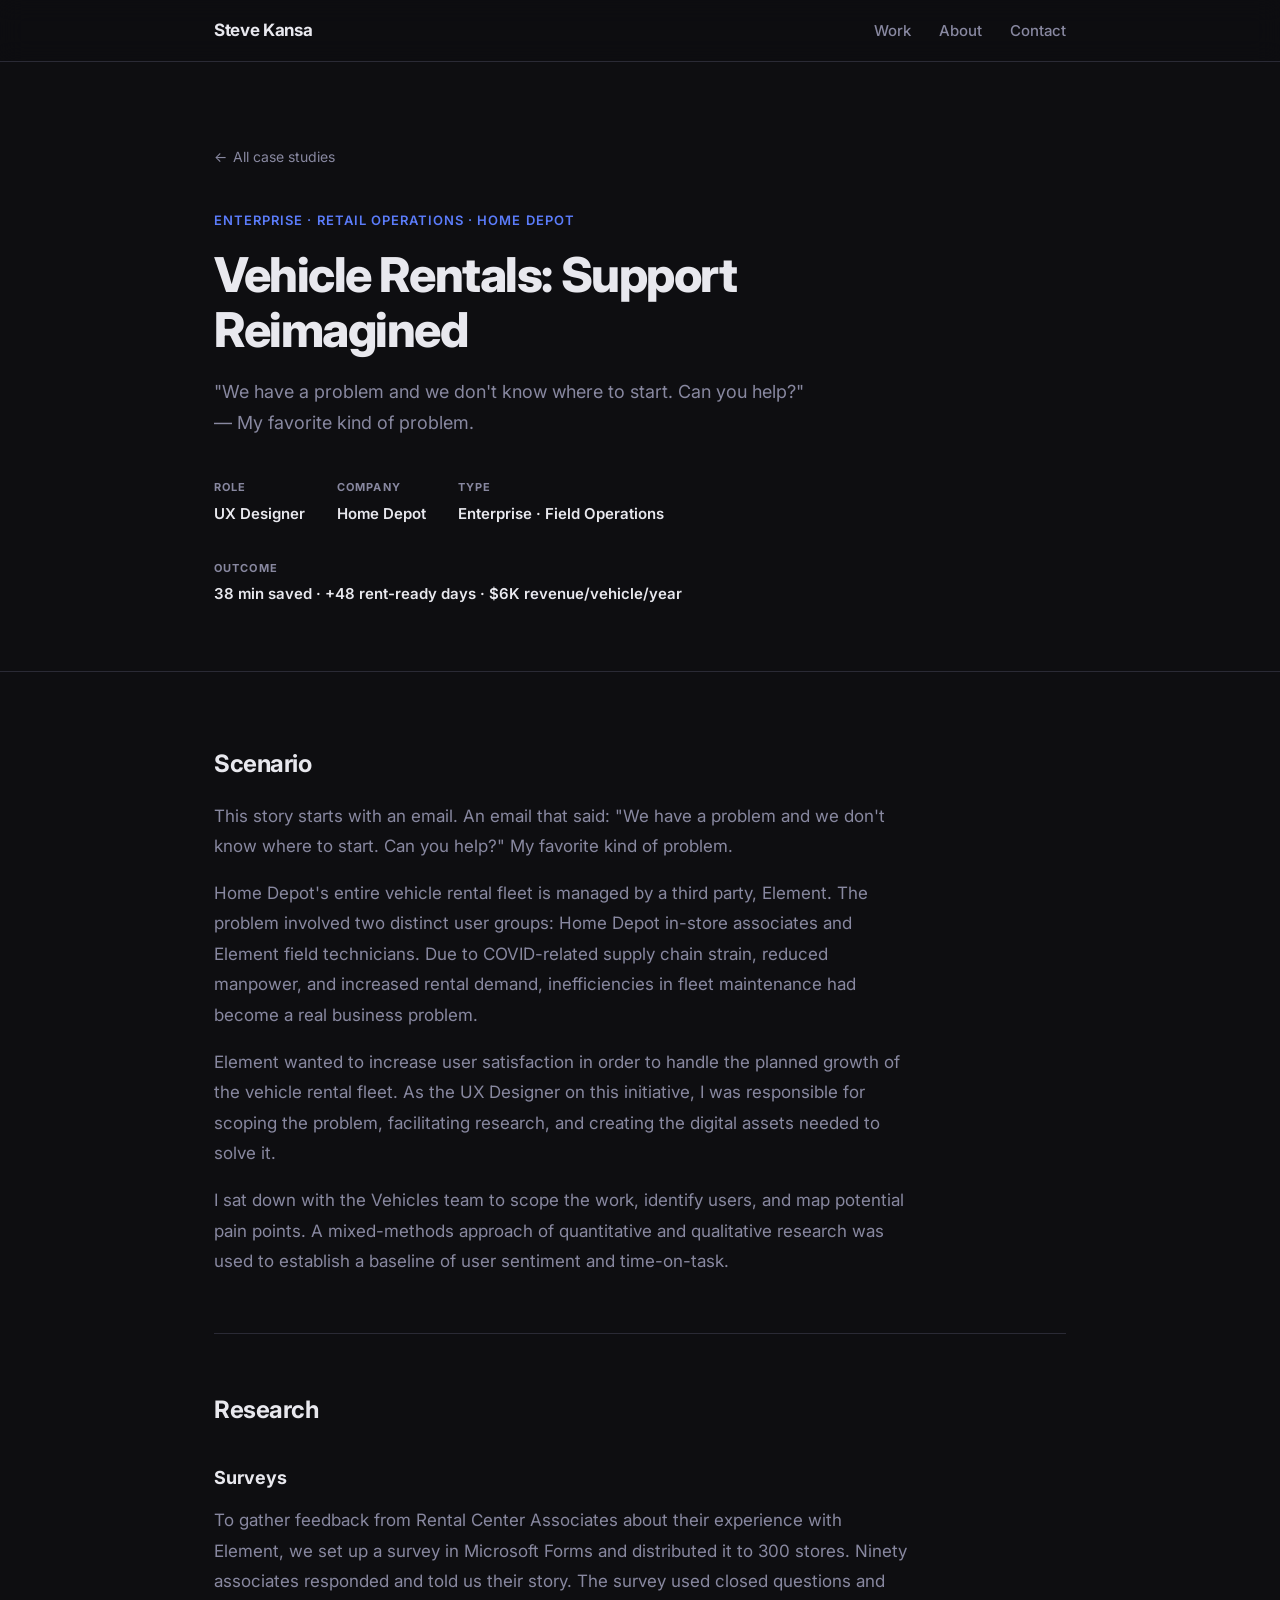
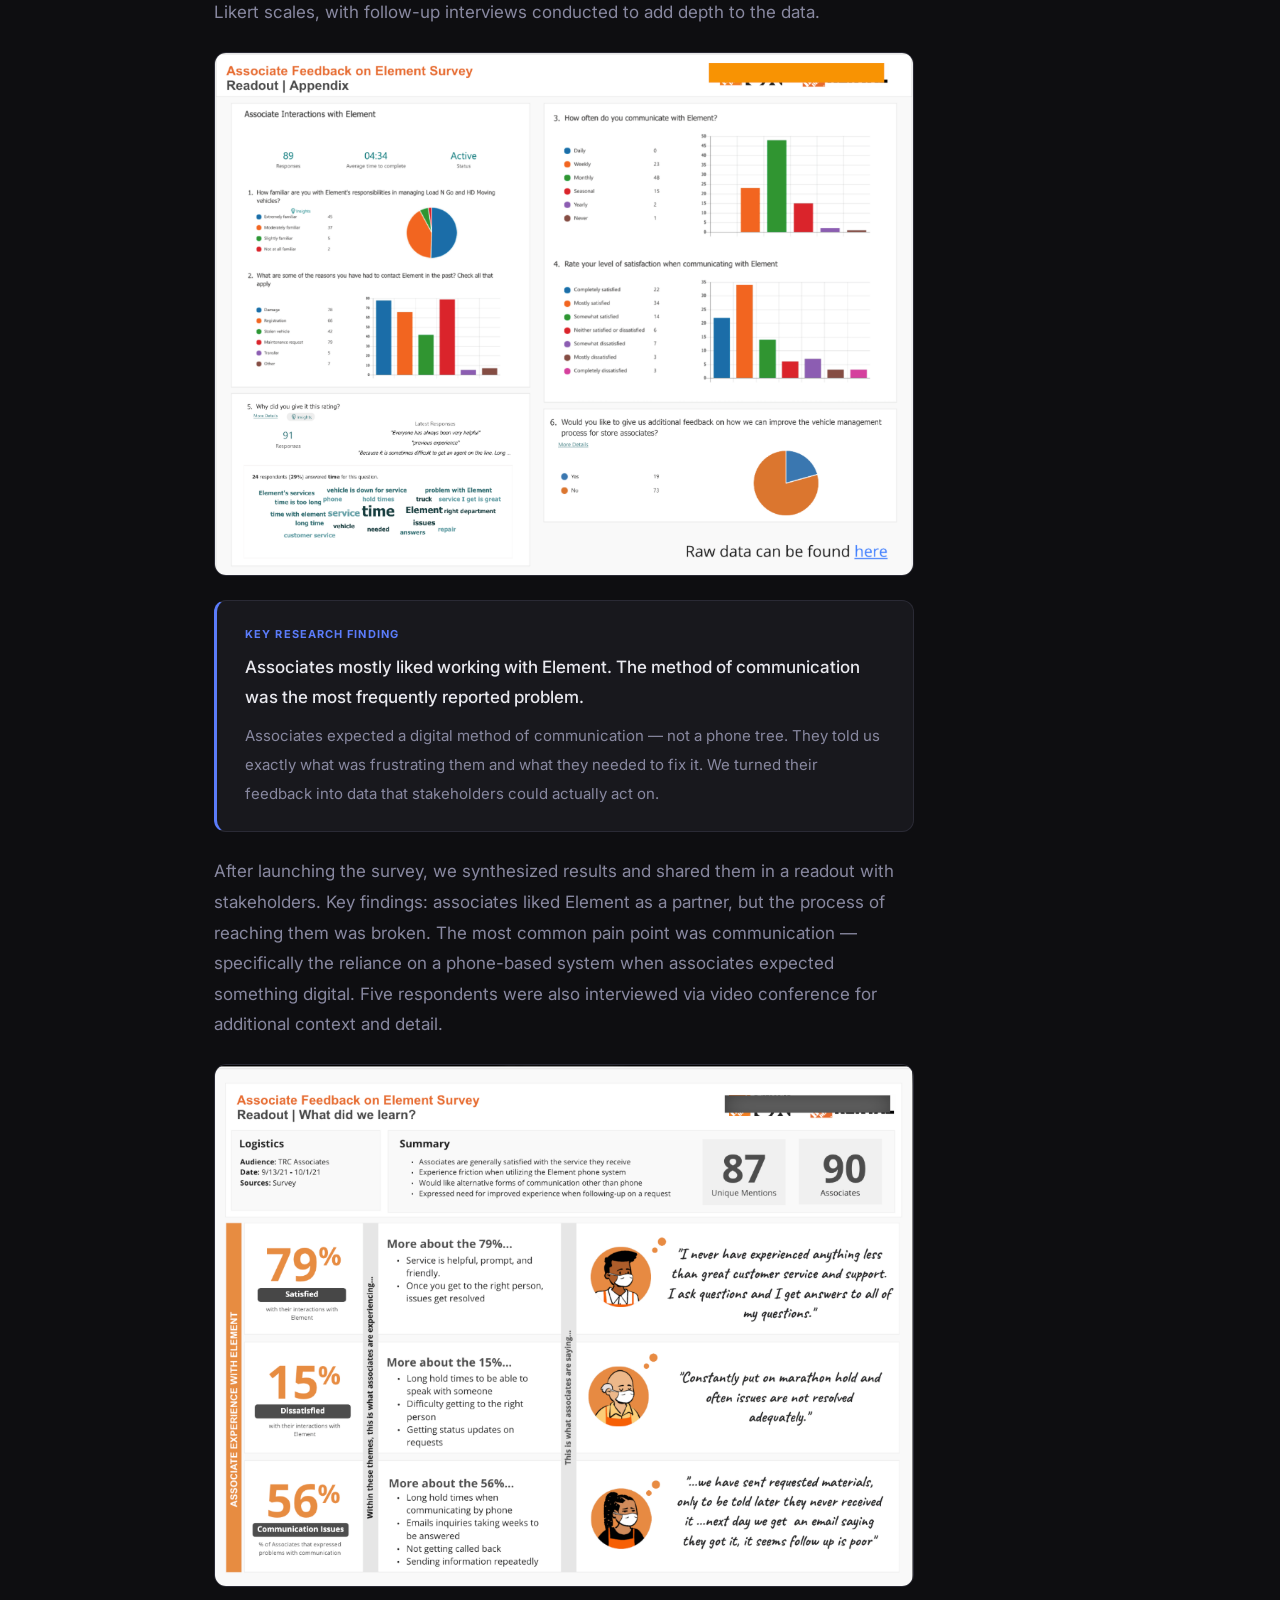
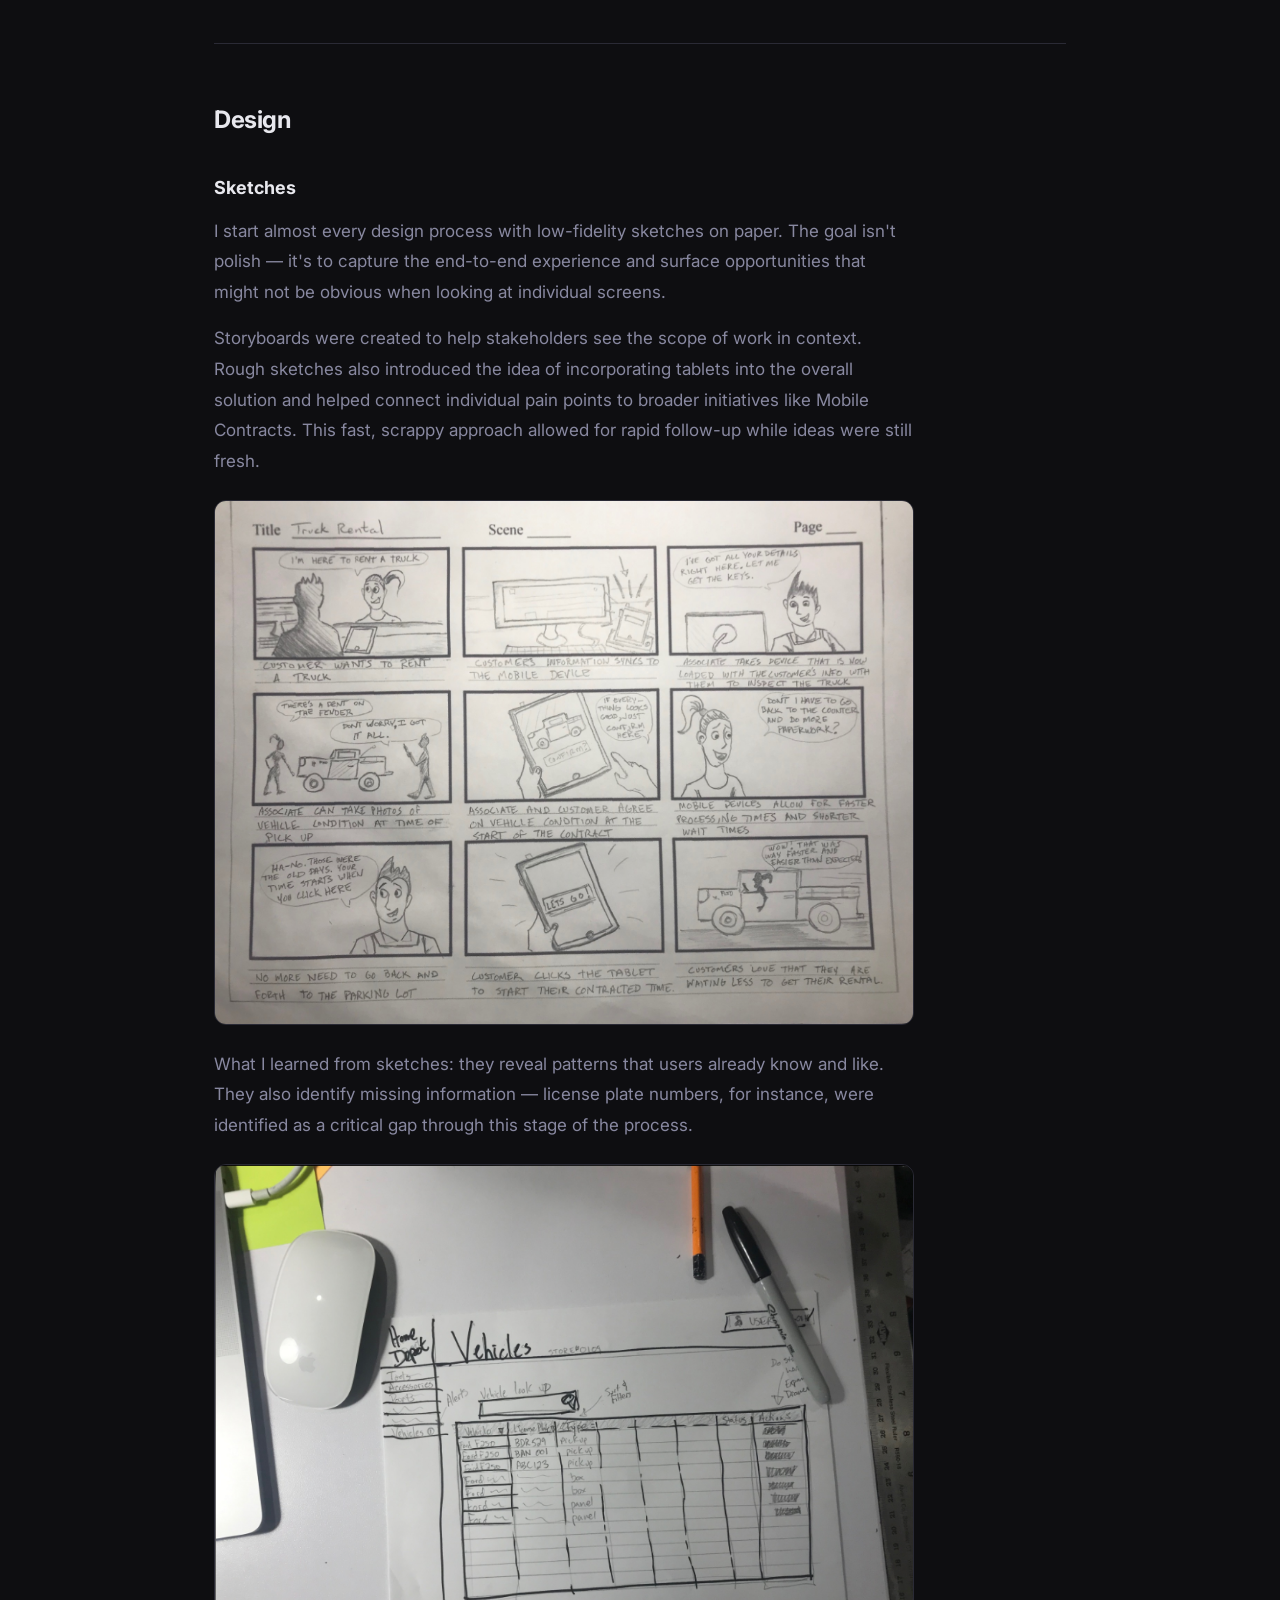
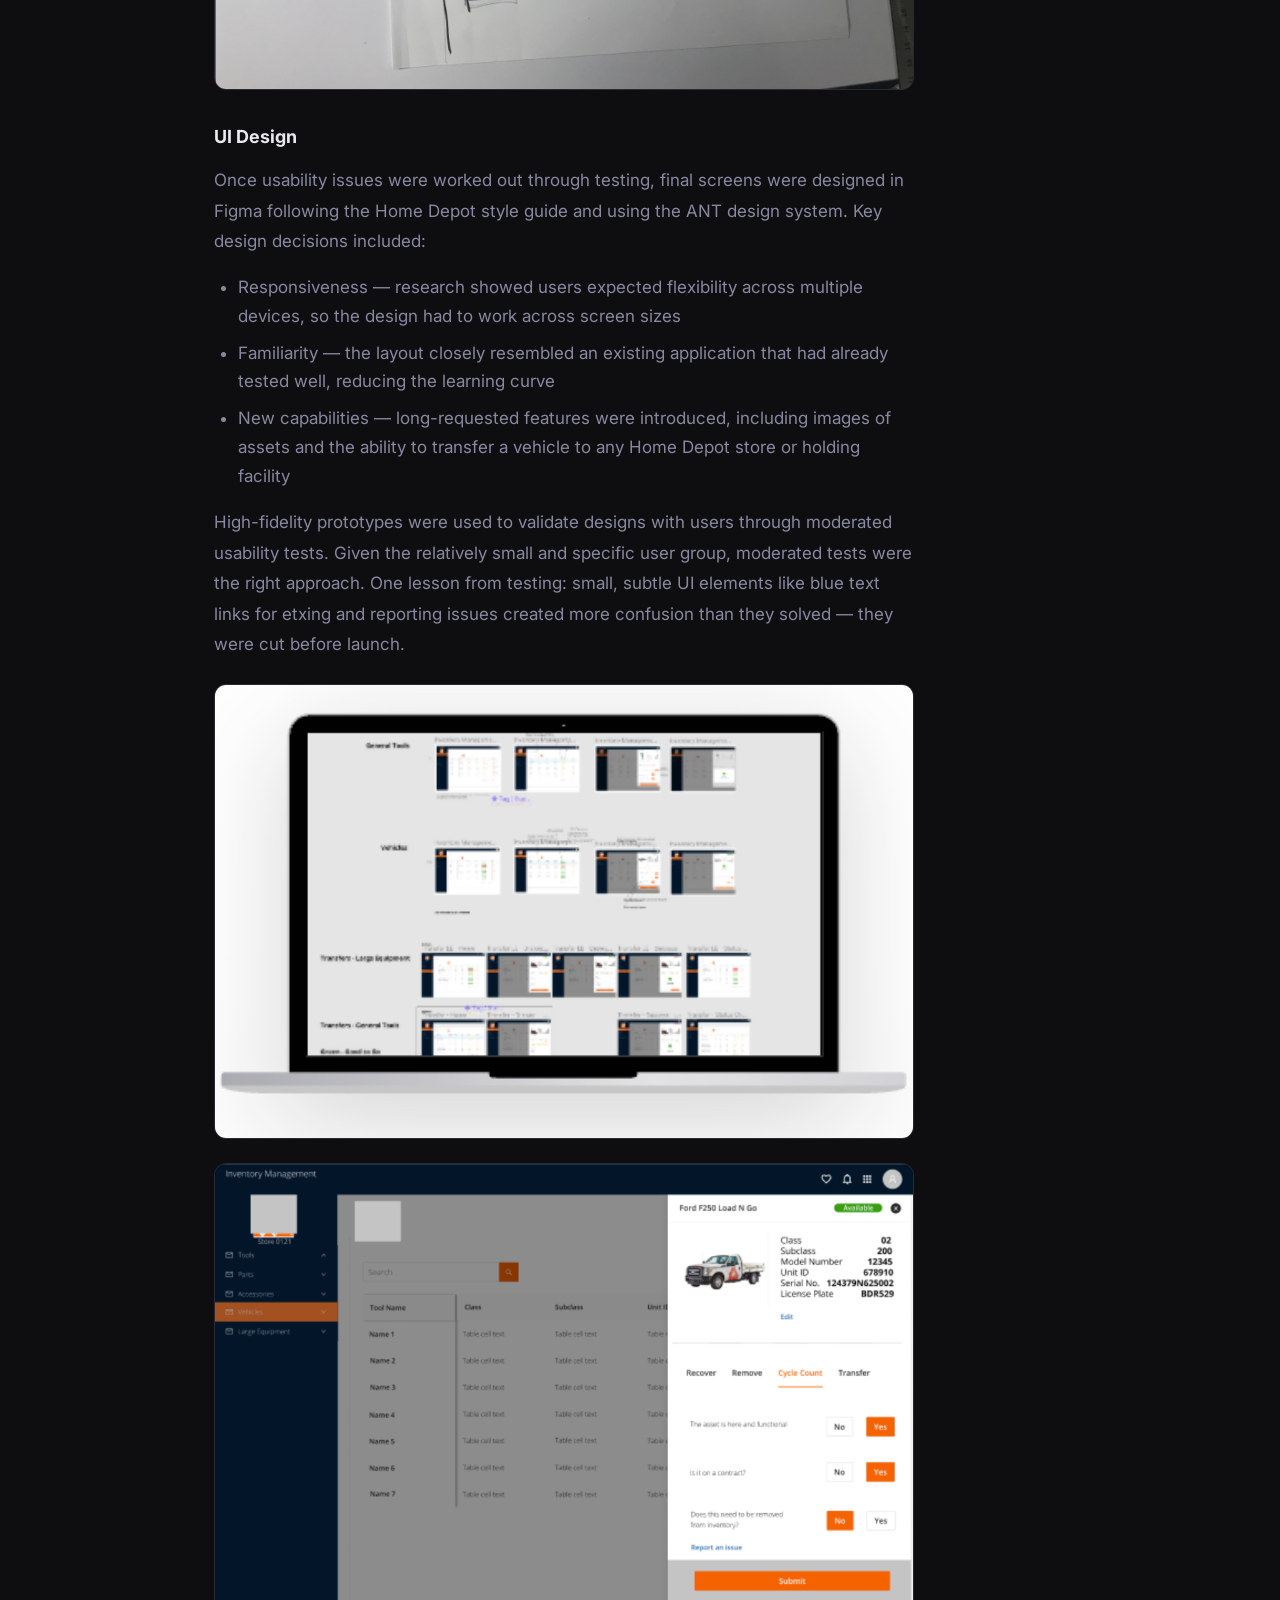
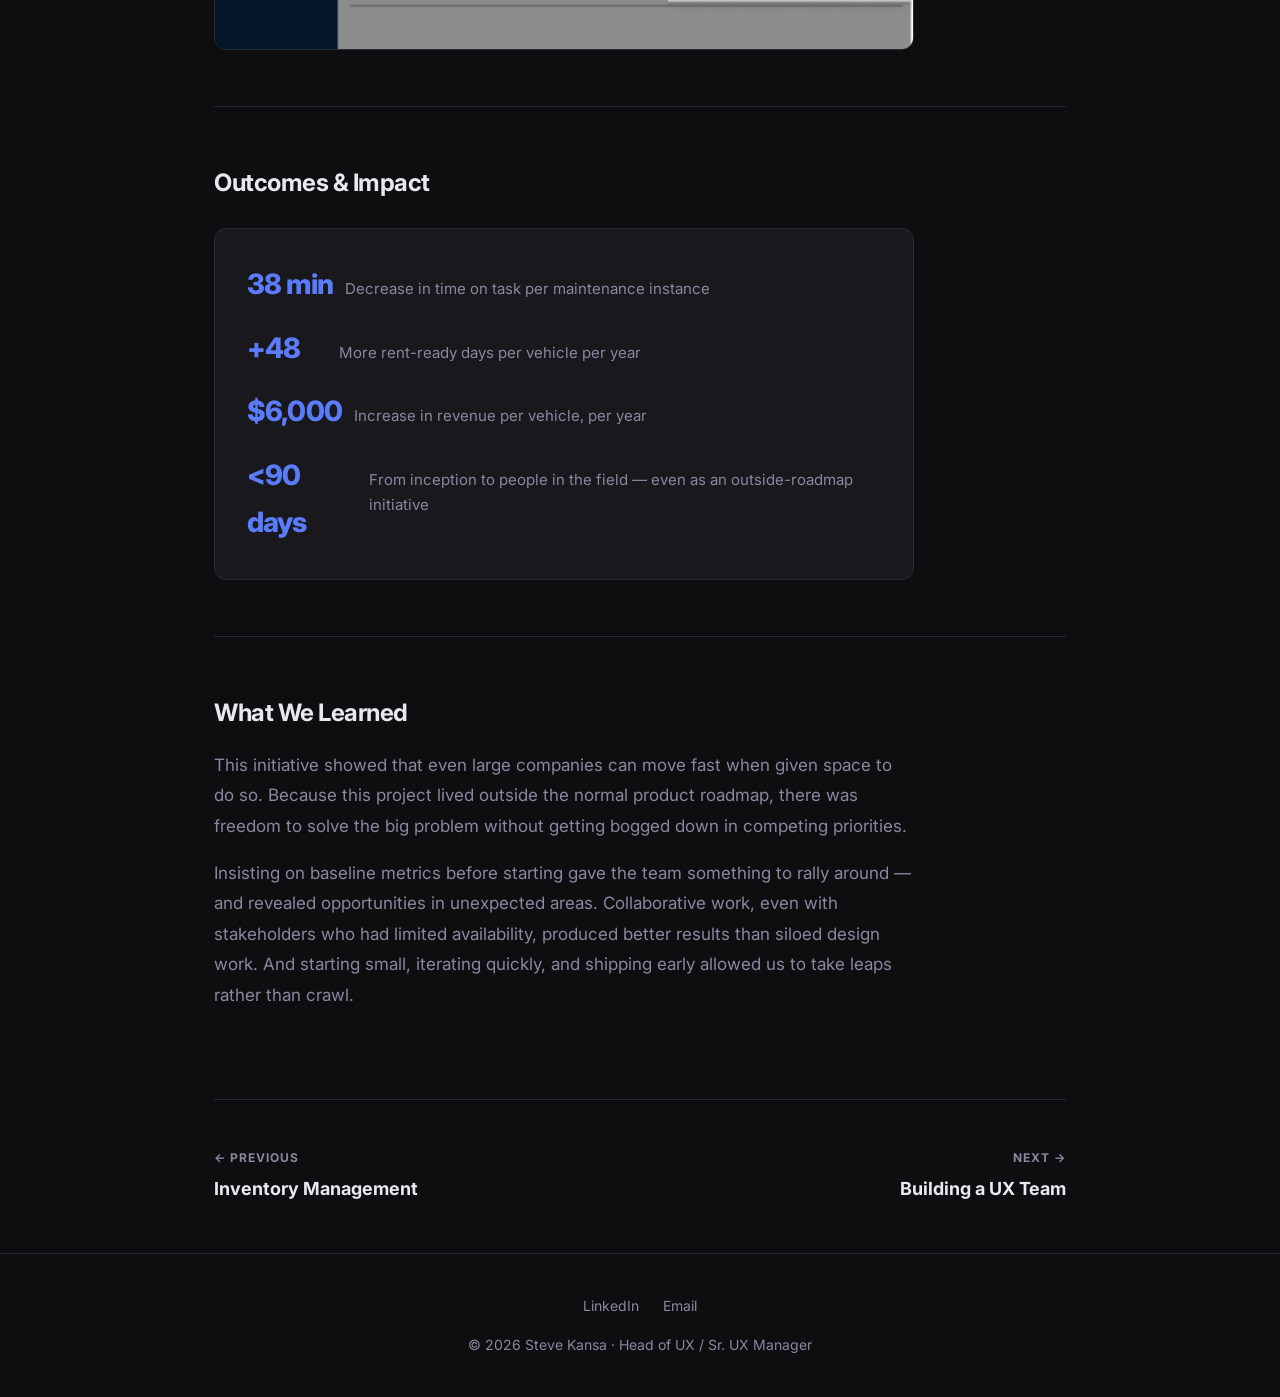
<file: case-studies/vehicle-rentals.html>
<!DOCTYPE html>
<html lang="en">
<head>
  <meta charset="UTF-8" />
  <meta name="viewport" content="width=device-width, initial-scale=1.0" />
  <title>Vehicle Rentals: Support Reimagined — Steve Kansa</title>
  <meta name="description" content="How I scoped, researched, and redesigned Home Depot's vehicle fleet management workflow — delivering a 38-minute time savings and $6,000 revenue increase per vehicle per year." />
  <link rel="preconnect" href="https://fonts.googleapis.com" />
  <link rel="preconnect" href="https://fonts.gstatic.com" crossorigin />
  <link href="https://fonts.googleapis.com/css2?family=Inter:wght@400;500;600;700;800&display=swap" rel="stylesheet" />
  <link rel="stylesheet" href="../css/style.css" />
</head>
<body>

  <nav>
    <div class="nav-inner">
      <a href="/" class="nav-logo">Steve Kansa</a>
      <div class="nav-links">
        <a href="/#work">Work</a>
        <a href="/#about">About</a>
        <a href="mailto:stkansa@gmail.com">Contact</a>
      </div>
    </div>
  </nav>

  <section class="cs-hero">
    <div class="container">
      <a href="/" class="cs-back">All case studies</a>
      <div class="cs-eyebrow">Enterprise · Retail Operations · Home Depot</div>
      <h1>Vehicle Rentals: Support Reimagined</h1>
      <p class="cs-subtitle">"We have a problem and we don't know where to start. Can you help?" — My favorite kind of problem.</p>
      <div class="cs-meta-row">
        <div class="cs-meta-item">
          <span class="cs-meta-label">Role</span>
          <span class="cs-meta-value">UX Designer</span>
        </div>
        <div class="cs-meta-item">
          <span class="cs-meta-label">Company</span>
          <span class="cs-meta-value">Home Depot</span>
        </div>
        <div class="cs-meta-item">
          <span class="cs-meta-label">Type</span>
          <span class="cs-meta-value">Enterprise · Field Operations</span>
        </div>
        <div class="cs-meta-item">
          <span class="cs-meta-label">Outcome</span>
          <span class="cs-meta-value">38 min saved · +48 rent-ready days · $6K revenue/vehicle/year</span>
        </div>
      </div>
    </div>
  </section>

  <div class="cs-body">
    <div class="container">

      <h2>Scenario</h2>
      <p>This story starts with an email. An email that said: "We have a problem and we don't know where to start. Can you help?" My favorite kind of problem.</p>
      <p>Home Depot's entire vehicle rental fleet is managed by a third party, Element. The problem involved two distinct user groups: Home Depot in-store associates and Element field technicians. Due to COVID-related supply chain strain, reduced manpower, and increased rental demand, inefficiencies in fleet maintenance had become a real business problem.</p>
      <p>Element wanted to increase user satisfaction in order to handle the planned growth of the vehicle rental fleet. As the UX Designer on this initiative, I was responsible for scoping the problem, facilitating research, and creating the digital assets needed to solve it.</p>
      <p>I sat down with the Vehicles team to scope the work, identify users, and map potential pain points. A mixed-methods approach of quantitative and qualitative research was used to establish a baseline of user sentiment and time-on-task.</p>

      <h2>Research</h2>

      <h3>Surveys</h3>
      <p>To gather feedback from Rental Center Associates about their experience with Element, we set up a survey in Microsoft Forms and distributed it to 300 stores. Ninety associates responded and told us their story. The survey used closed questions and Likert scales, with follow-up interviews conducted to add depth to the data.</p>

      <img class="cs-img" src="images/vehicle-rentals/survey-readout.png" alt="Associate feedback survey readout with bar charts" loading="lazy" />

      <div class="finding">
        <div class="finding-label">Key Research Finding</div>
        <p>Associates mostly liked working with Element. The method of communication was the most frequently reported problem.</p>
        <span>Associates expected a digital method of communication — not a phone tree. They told us exactly what was frustrating them and what they needed to fix it. We turned their feedback into data that stakeholders could actually act on.</span>
      </div>

      <p>After launching the survey, we synthesized results and shared them in a readout with stakeholders. Key findings: associates liked Element as a partner, but the process of reaching them was broken. The most common pain point was communication — specifically the reliance on a phone-based system when associates expected something digital. Five respondents were also interviewed via video conference for additional context and detail.</p>

      <img class="cs-img" src="images/vehicle-rentals/survey-summary.png" alt="Survey summary showing 79% satisfaction and key associate quotes" loading="lazy" />

      <h2>Design</h2>

      <h3>Sketches</h3>
      <p>I start almost every design process with low-fidelity sketches on paper. The goal isn't polish — it's to capture the end-to-end experience and surface opportunities that might not be obvious when looking at individual screens.</p>
      <p>Storyboards were created to help stakeholders see the scope of work in context. Rough sketches also introduced the idea of incorporating tablets into the overall solution and helped connect individual pain points to broader initiatives like Mobile Contracts. This fast, scrappy approach allowed for rapid follow-up while ideas were still fresh.</p>

      <img class="cs-img" src="images/vehicle-rentals/storyboard.png" alt="Hand-drawn storyboard for truck rental workflow" loading="lazy" />

      <p>What I learned from sketches: they reveal patterns that users already know and like. They also identify missing information — license plate numbers, for instance, were identified as a critical gap through this stage of the process.</p>

      <img class="cs-img" src="images/vehicle-rentals/wireframe-sketch.png" alt="Hand-drawn wireframe of Home Depot Vehicles screen" loading="lazy" />

      <h3>UI Design</h3>
      <p>Once usability issues were worked out through testing, final screens were designed in Figma following the Home Depot style guide and using the ANT design system. Key design decisions included:</p>
      <ul>
        <li>Responsiveness — research showed users expected flexibility across multiple devices, so the design had to work across screen sizes</li>
        <li>Familiarity — the layout closely resembled an existing application that had already tested well, reducing the learning curve</li>
        <li>New capabilities — long-requested features were introduced, including images of assets and the ability to transfer a vehicle to any Home Depot store or holding facility</li>
      </ul>
      <p>High-fidelity prototypes were used to validate designs with users through moderated usability tests. Given the relatively small and specific user group, moderated tests were the right approach. One lesson from testing: small, subtle UI elements like blue text links for etxing and reporting issues created more confusion than they solved — they were cut before launch.</p>

      <img class="cs-img" src="images/vehicle-rentals/figma-overview.png" alt="Figma overview showing General Tools, Vehicles, and Transfers design screens" loading="lazy" />

      <img class="cs-img" src="images/vehicle-rentals/final-ui.png" alt="Final vehicle management UI with Ford F250 Load N Go detail" loading="lazy" />

      <h2>Outcomes &amp; Impact</h2>
      <div class="outcomes">
        <div class="outcome-stat">
          <span class="outcome-num">38 min</span>
          <span class="outcome-desc">Decrease in time on task per maintenance instance</span>
        </div>
        <div class="outcome-stat">
          <span class="outcome-num">+48</span>
          <span class="outcome-desc">More rent-ready days per vehicle per year</span>
        </div>
        <div class="outcome-stat">
          <span class="outcome-num">$6,000</span>
          <span class="outcome-desc">Increase in revenue per vehicle, per year</span>
        </div>
        <div class="outcome-stat">
          <span class="outcome-num">&lt;90 days</span>
          <span class="outcome-desc">From inception to people in the field — even as an outside-roadmap initiative</span>
        </div>
      </div>

      <h2>What We Learned</h2>
      <p>This initiative showed that even large companies can move fast when given space to do so. Because this project lived outside the normal product roadmap, there was freedom to solve the big problem without getting bogged down in competing priorities.</p>
      <p>Insisting on baseline metrics before starting gave the team something to rally around — and revealed opportunities in unexpected areas. Collaborative work, even with stakeholders who had limited availability, produced better results than siloed design work. And starting small, iterating quickly, and shipping early allowed us to take leaps rather than crawl.</p>

    </div>
  </div>

  <div class="container">
    <div class="cs-nav">
      <a href="invoice-management.html">
        <div class="cs-nav-label">← Previous</div>
        <div class="cs-nav-title">Inventory Management</div>
      </a>
      <a href="how-to-build-ux-team.html" class="cs-nav-next">
        <div class="cs-nav-label">Next →</div>
        <div class="cs-nav-title">Building a UX Team</div>
      </a>
    </div>
  </div>

  <footer>
    <div class="container">
      <div class="footer-links">
        <a href="https://www.linkedin.com/in/steve-kansa-12b8a84/" target="_blank" rel="noopener">LinkedIn</a>
        <a href="mailto:stkansa@gmail.com">Email</a>
      </div>
      <p>© 2026 Steve Kansa · Head of UX / Sr. UX Manager</p>
    </div>
  </footer>

</body>
</html>
</file>
<file: css/style.css>
/* =========================================
   Steve Kansa Portfolio — Global Styles
   ========================================= */

:root {
  --color-bg: #0e0e11;
  --color-surface: #18181d;
  --color-border: #2a2a35;
  --color-text: #e8e8ee;
  --color-muted: #8888a0;
  --color-accent: #5b7cfa;
  --color-accent-hover: #7b96ff;
  --color-tag-bg: #1e2035;
  --color-tag-text: #8a9ff5;
  --font-sans: 'Inter', -apple-system, BlinkMacSystemFont, 'Segoe UI', sans-serif;
  --font-serif: 'Georgia', 'Times New Roman', serif;
  --max-width: 900px;
  --radius: 12px;
  --transition: 0.2s ease;
}

*, *::before, *::after { box-sizing: border-box; margin: 0; padding: 0; }

html { scroll-behavior: smooth; }

body {
  background: var(--color-bg);
  color: var(--color-text);
  font-family: var(--font-sans);
  font-size: 17px;
  line-height: 1.7;
  -webkit-font-smoothing: antialiased;
}

a { color: var(--color-accent); text-decoration: none; transition: color var(--transition); }
a:hover { color: var(--color-accent-hover); }

img { max-width: 100%; display: block; }

/* ---- Layout ---- */
.container { max-width: var(--max-width); margin: 0 auto; padding: 0 24px; }

/* ---- Nav ---- */
nav {
  position: sticky;
  top: 0;
  z-index: 100;
  background: rgba(14,14,17,0.85);
  backdrop-filter: blur(12px);
  border-bottom: 1px solid var(--color-border);
  padding: 16px 0;
}
.nav-inner {
  max-width: var(--max-width);
  margin: 0 auto;
  padding: 0 24px;
  display: flex;
  align-items: center;
  justify-content: space-between;
}
.nav-logo {
  font-weight: 700;
  font-size: 17px;
  color: var(--color-text);
  letter-spacing: -0.02em;
}
.nav-logo:hover { color: var(--color-text); }
.nav-links { display: flex; gap: 28px; }
.nav-links a {
  color: var(--color-muted);
  font-size: 15px;
  font-weight: 500;
  transition: color var(--transition);
}
.nav-links a:hover, .nav-links a.active { color: var(--color-text); }

/* ---- Avatar ---- */
.hero-avatar {
  width: 96px;
  height: 96px;
  border-radius: 50%;
  object-fit: cover;
  object-position: center 5%;
  margin-bottom: 24px;
  border: 3px solid var(--color-border);
  display: block;
}

/* ---- Hero ---- */
.hero {
  padding: 96px 0 80px;
  border-bottom: 1px solid var(--color-border);
}
.hero-eyebrow {
  display: inline-flex;
  align-items: center;
  gap: 8px;
  font-size: 13px;
  font-weight: 600;
  letter-spacing: 0.08em;
  text-transform: uppercase;
  color: var(--color-accent);
  margin-bottom: 24px;
}
.hero-eyebrow::before {
  content: '';
  width: 20px;
  height: 2px;
  background: var(--color-accent);
  display: inline-block;
}
.hero h1 {
  font-size: clamp(38px, 6vw, 60px);
  font-weight: 800;
  line-height: 1.1;
  letter-spacing: -0.04em;
  color: var(--color-text);
  max-width: 720px;
  margin-bottom: 24px;
}
.hero h1 em {
  font-style: normal;
  color: var(--color-accent);
}
.hero-sub {
  font-size: 19px;
  color: var(--color-muted);
  max-width: 580px;
  line-height: 1.6;
  margin-bottom: 40px;
}
.hero-meta {
  display: flex;
  flex-wrap: wrap;
  gap: 20px;
  font-size: 14px;
  color: var(--color-muted);
}
.hero-meta span { display: flex; align-items: center; gap: 6px; }

/* ---- Section headers ---- */
.section { padding: 72px 0; }
.section-label {
  font-size: 12px;
  font-weight: 700;
  letter-spacing: 0.1em;
  text-transform: uppercase;
  color: var(--color-muted);
  margin-bottom: 12px;
}
.section-title {
  font-size: 28px;
  font-weight: 700;
  letter-spacing: -0.02em;
  margin-bottom: 40px;
  color: var(--color-text);
}

/* ---- Case study cards ---- */
.case-grid {
  display: flex;
  flex-direction: column;
  gap: 2px;
}
.case-card {
  display: grid;
  grid-template-columns: 1fr auto;
  align-items: start;
  gap: 24px;
  padding: 32px 0;
  border-top: 1px solid var(--color-border);
  text-decoration: none;
  transition: all var(--transition);
  cursor: pointer;
}
.case-card:last-child { border-bottom: 1px solid var(--color-border); }
.case-card:hover .card-title { color: var(--color-accent); }
.case-card:hover .card-arrow { transform: translate(4px, -4px); color: var(--color-accent); }

.card-left { min-width: 0; }
.card-num {
  font-size: 12px;
  font-weight: 700;
  color: var(--color-muted);
  letter-spacing: 0.05em;
  margin-bottom: 10px;
}
.card-title {
  font-size: 22px;
  font-weight: 700;
  letter-spacing: -0.02em;
  color: var(--color-text);
  margin-bottom: 10px;
  transition: color var(--transition);
  line-height: 1.3;
}
.card-desc {
  font-size: 15px;
  color: var(--color-muted);
  line-height: 1.6;
  margin-bottom: 16px;
  max-width: 600px;
}
.card-tags { display: flex; flex-wrap: wrap; gap: 8px; }
.tag {
  background: var(--color-tag-bg);
  color: var(--color-tag-text);
  font-size: 12px;
  font-weight: 600;
  padding: 4px 10px;
  border-radius: 100px;
  letter-spacing: 0.03em;
}
.card-arrow {
  font-size: 22px;
  color: var(--color-muted);
  transition: all var(--transition);
  flex-shrink: 0;
  margin-top: 4px;
}

/* ---- About section ---- */
.about-grid {
  display: grid;
  grid-template-columns: 1fr 1fr;
  gap: 48px;
  align-items: start;
}
.about-text p { color: var(--color-muted); margin-bottom: 16px; line-height: 1.8; }
.about-text p:last-child { margin-bottom: 0; }
.about-sub { font-size: 17px; font-weight: 600; color: var(--color-text) !important; margin-bottom: 16px !important; }
.about-bullets {
  list-style: none;
  padding: 0;
  margin: 0 0 24px;
}
.about-bullets li {
  color: var(--color-muted);
  padding: 6px 0 6px 20px;
  position: relative;
  line-height: 1.6;
}
.about-bullets li::before {
  content: '→';
  position: absolute;
  left: 0;
  color: var(--color-accent);
  font-weight: 600;
}
.skills-list {
  display: flex;
  flex-direction: column;
  gap: 16px;
}
.skill-row { display: flex; flex-direction: column; gap: 6px; }
.skill-label {
  font-size: 13px;
  font-weight: 600;
  color: var(--color-text);
  letter-spacing: 0.03em;
}
.skill-items { display: flex; flex-wrap: wrap; gap: 6px; }
.skill-item {
  background: var(--color-surface);
  border: 1px solid var(--color-border);
  color: var(--color-muted);
  font-size: 12px;
  padding: 3px 10px;
  border-radius: 6px;
}

/* ---- Footer ---- */
footer {
  border-top: 1px solid var(--color-border);
  padding: 40px 0;
  text-align: center;
  color: var(--color-muted);
  font-size: 14px;
}
footer a { color: var(--color-muted); }
footer a:hover { color: var(--color-text); }
.footer-links { display: flex; justify-content: center; gap: 24px; margin-bottom: 16px; }

/* ========================================
   Case Study Pages
   ======================================== */
.cs-hero {
  padding: 80px 0 64px;
  border-bottom: 1px solid var(--color-border);
}
.cs-back {
  display: inline-flex;
  align-items: center;
  gap: 6px;
  font-size: 14px;
  color: var(--color-muted);
  margin-bottom: 40px;
  transition: color var(--transition);
}
.cs-back:hover { color: var(--color-text); }
.cs-back::before { content: '←'; }

.cs-eyebrow {
  font-size: 13px;
  font-weight: 600;
  letter-spacing: 0.08em;
  text-transform: uppercase;
  color: var(--color-accent);
  margin-bottom: 16px;
}
.cs-hero h1 {
  font-size: clamp(30px, 5vw, 48px);
  font-weight: 800;
  letter-spacing: -0.03em;
  line-height: 1.15;
  margin-bottom: 20px;
  max-width: 700px;
}
.cs-subtitle {
  font-size: 18px;
  color: var(--color-muted);
  max-width: 600px;
  margin-bottom: 40px;
}
.cs-meta-row {
  display: flex;
  flex-wrap: wrap;
  gap: 32px;
}
.cs-meta-item { display: flex; flex-direction: column; gap: 4px; }
.cs-meta-label {
  font-size: 11px;
  font-weight: 700;
  letter-spacing: 0.1em;
  text-transform: uppercase;
  color: var(--color-muted);
}
.cs-meta-value { font-size: 15px; font-weight: 600; color: var(--color-text); }

/* Case study body */
.cs-body { padding: 72px 0; }
.cs-body h2 {
  font-size: 24px;
  font-weight: 700;
  letter-spacing: -0.02em;
  color: var(--color-text);
  margin: 56px 0 16px;
  padding-top: 56px;
  border-top: 1px solid var(--color-border);
}
.cs-body h2:first-child { margin-top: 0; padding-top: 0; border-top: none; }
.cs-body h3 {
  font-size: 18px;
  font-weight: 700;
  color: var(--color-text);
  margin: 32px 0 12px;
}
.cs-body p {
  color: var(--color-muted);
  margin-bottom: 16px;
  max-width: 700px;
  line-height: 1.8;
}
.cs-body ul, .cs-body ol {
  padding-left: 24px;
  color: var(--color-muted);
  margin-bottom: 16px;
  max-width: 680px;
}
.cs-body li { margin-bottom: 8px; line-height: 1.7; }
.cs-body strong { color: var(--color-text); font-weight: 600; }

/* Finding callout */
.finding {
  background: var(--color-surface);
  border: 1px solid var(--color-border);
  border-left: 3px solid var(--color-accent);
  border-radius: var(--radius);
  padding: 24px 28px;
  margin: 24px 0;
  max-width: 700px;
}
.finding-label {
  font-size: 11px;
  font-weight: 700;
  letter-spacing: 0.1em;
  text-transform: uppercase;
  color: var(--color-accent);
  margin-bottom: 8px;
}
.finding p { color: var(--color-text); margin-bottom: 8px; font-weight: 500; }
.finding p:last-child { margin-bottom: 0; }
.finding span { color: var(--color-muted); font-size: 15px; font-weight: 400; }

/* Outcomes */
.outcomes {
  background: var(--color-surface);
  border: 1px solid var(--color-border);
  border-radius: var(--radius);
  padding: 32px;
  margin: 24px 0;
  max-width: 700px;
}
.outcome-stat {
  display: flex;
  align-items: baseline;
  gap: 12px;
  margin-bottom: 16px;
}
.outcome-stat:last-child { margin-bottom: 0; }
.outcome-num {
  font-size: 28px;
  font-weight: 800;
  color: var(--color-accent);
  letter-spacing: -0.03em;
  min-width: 80px;
}
.outcome-desc { font-size: 15px; color: var(--color-muted); }

/* Case study images */
.cs-img {
  width: 100%;
  max-width: 700px;
  border-radius: var(--radius);
  border: 1px solid var(--color-border);
  margin: 24px 0;
  display: block;
}

/* Phase header */
.phase-header {
  display: inline-block;
  background: var(--color-tag-bg);
  color: var(--color-accent);
  font-size: 13px;
  font-weight: 700;
  letter-spacing: 0.05em;
  padding: 6px 14px;
  border-radius: 100px;
  margin-bottom: 16px;
}

/* Next case study nav */
.cs-nav {
  border-top: 1px solid var(--color-border);
  padding: 48px 0;
  display: flex;
  justify-content: space-between;
  align-items: center;
}
.cs-nav-label { font-size: 12px; font-weight: 700; letter-spacing: 0.08em; text-transform: uppercase; color: var(--color-muted); margin-bottom: 6px; }
.cs-nav-title { font-size: 18px; font-weight: 700; color: var(--color-text); }
.cs-nav a:hover .cs-nav-title { color: var(--color-accent); }
.cs-nav-next { text-align: right; }

/* ---- Responsive ---- */
@media (max-width: 700px) {
  .about-grid { grid-template-columns: 1fr; }
  .case-card { grid-template-columns: 1fr; }
  .card-arrow { display: none; }
  .cs-meta-row { gap: 20px; }
  .cs-nav { flex-direction: column; gap: 24px; align-items: flex-start; }
}
</file>
